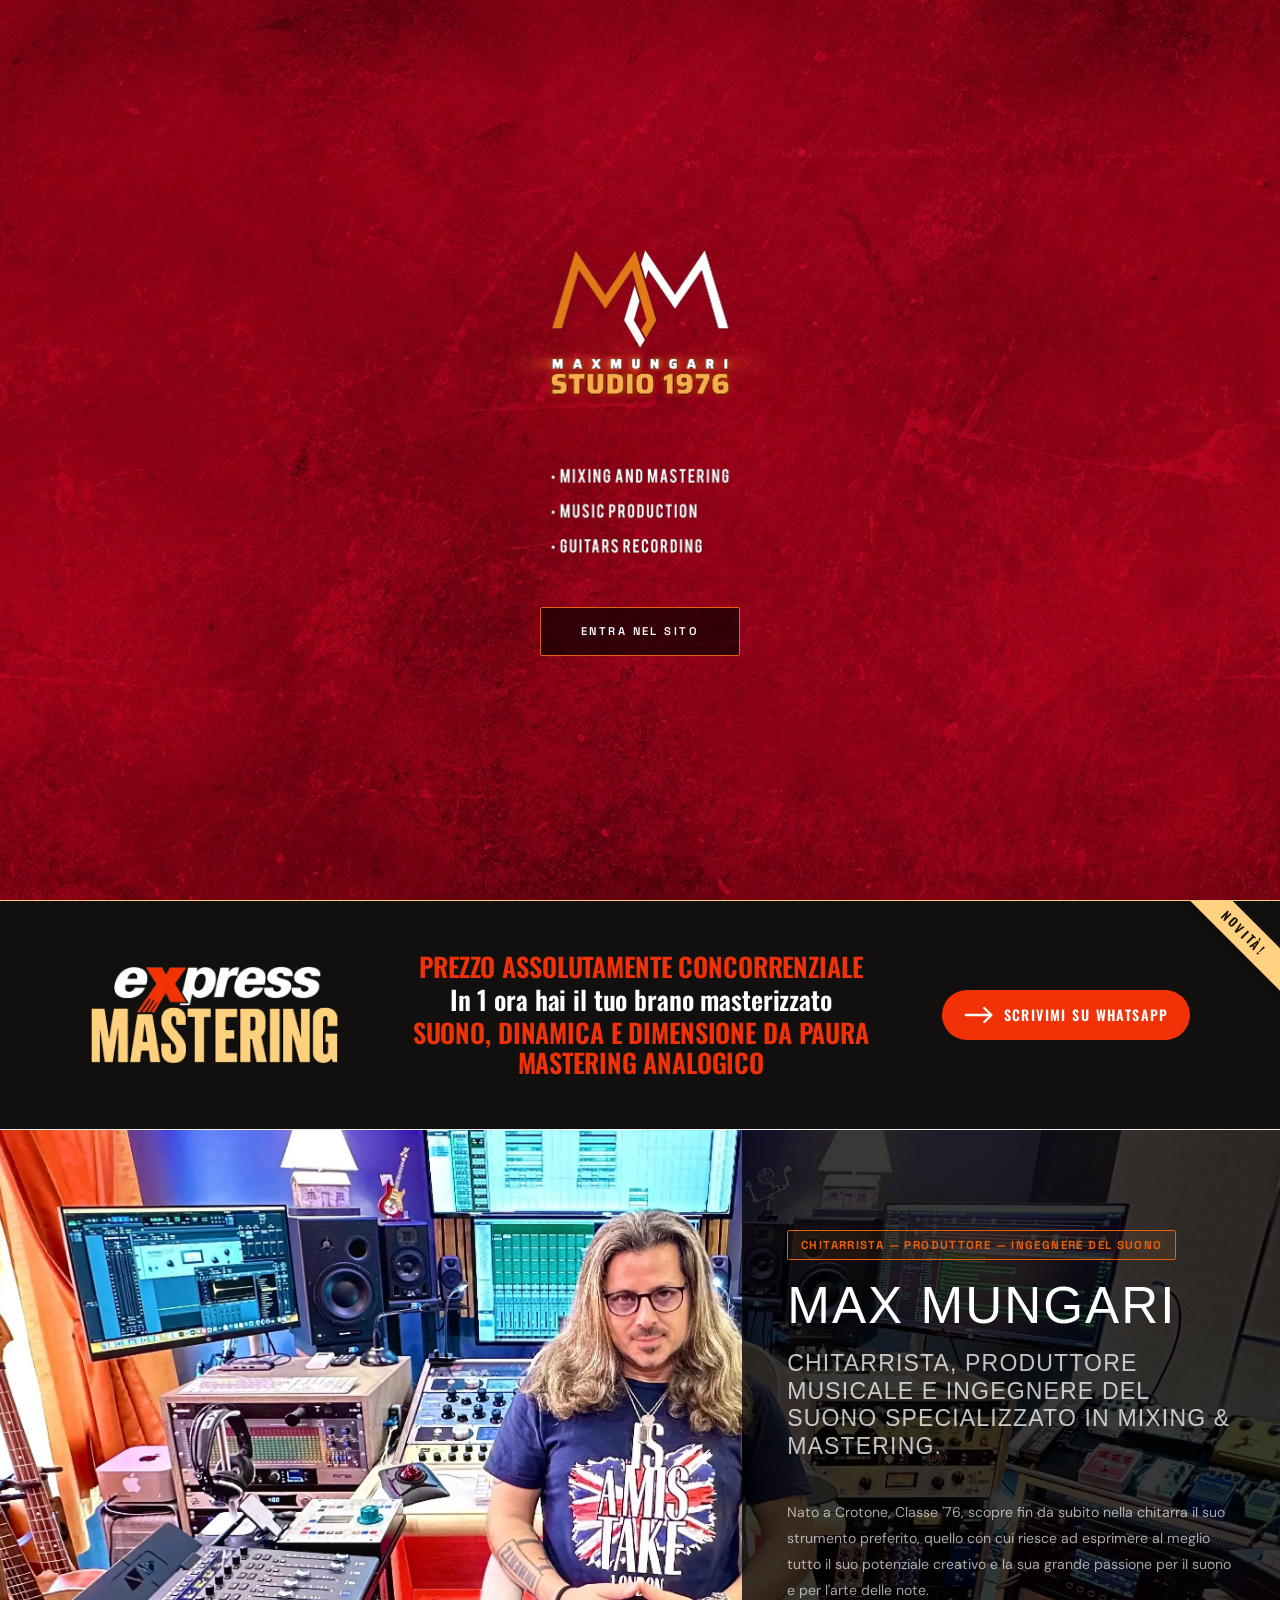
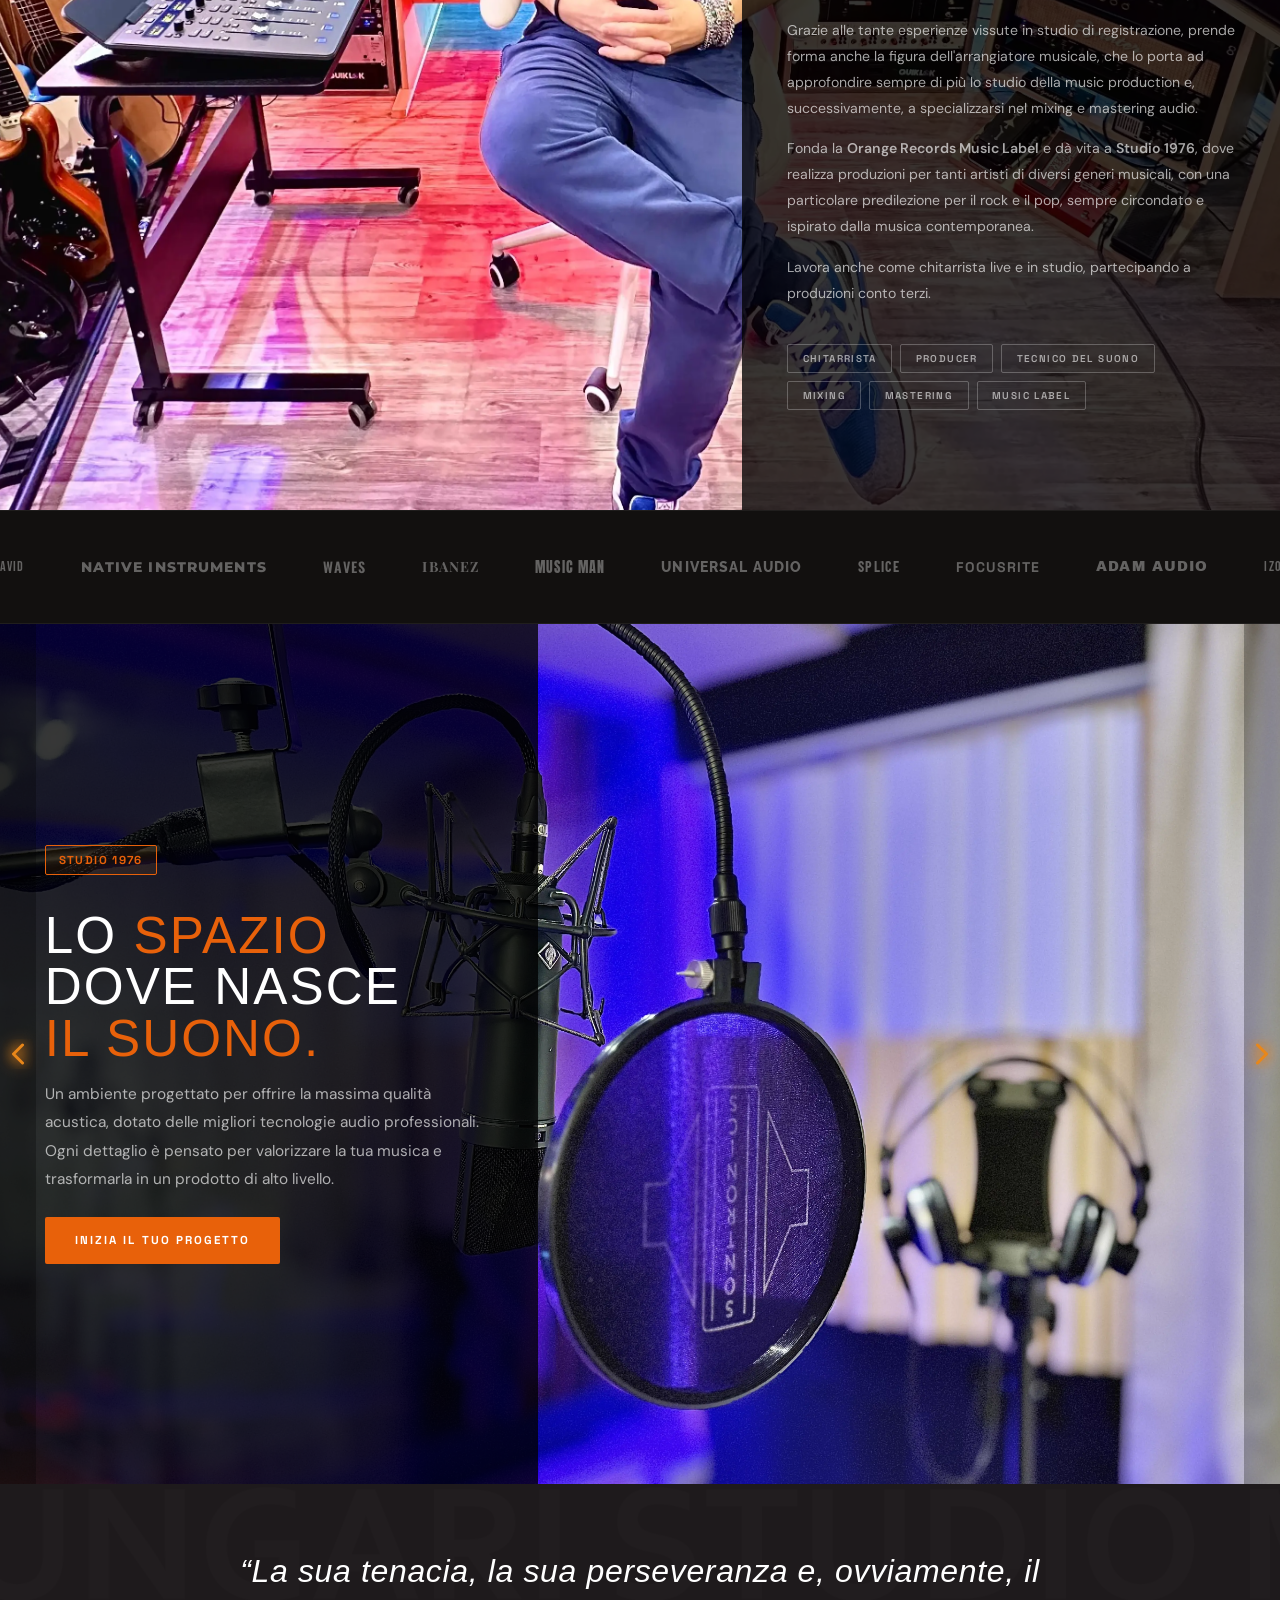
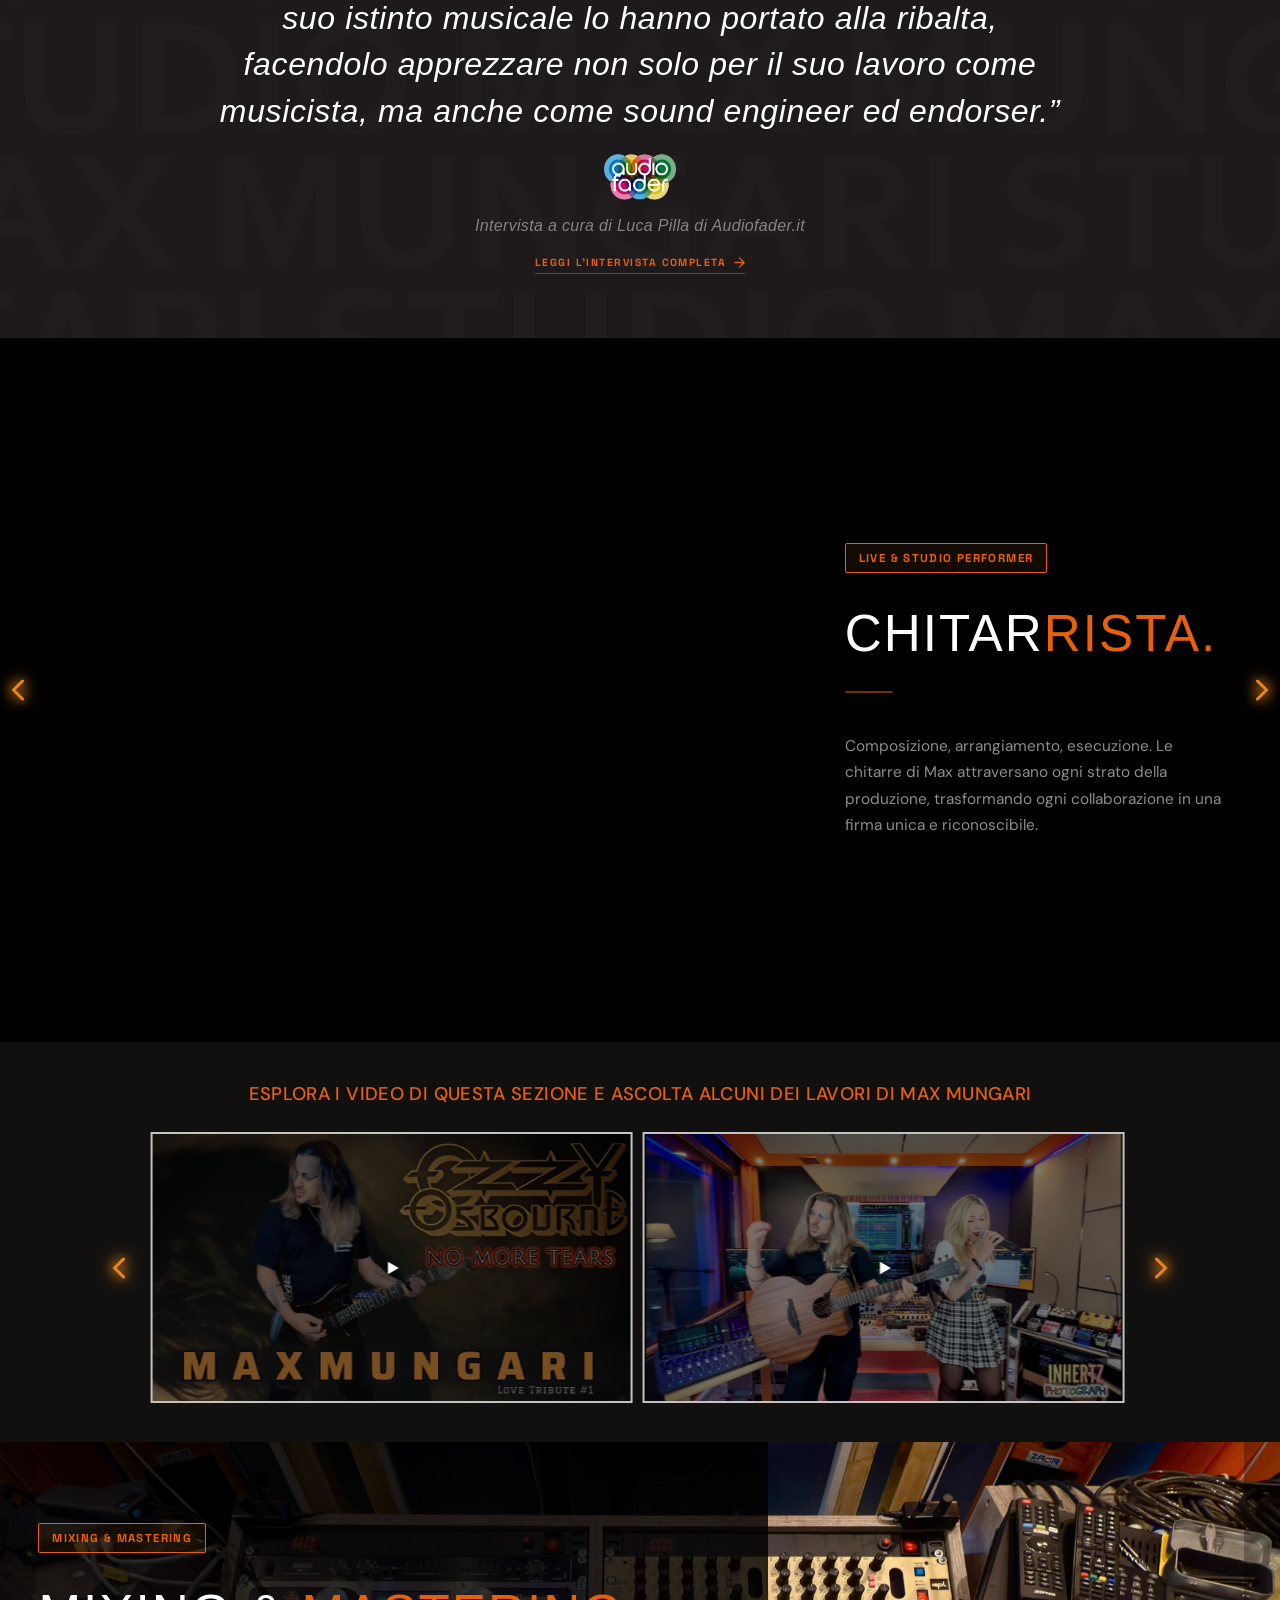
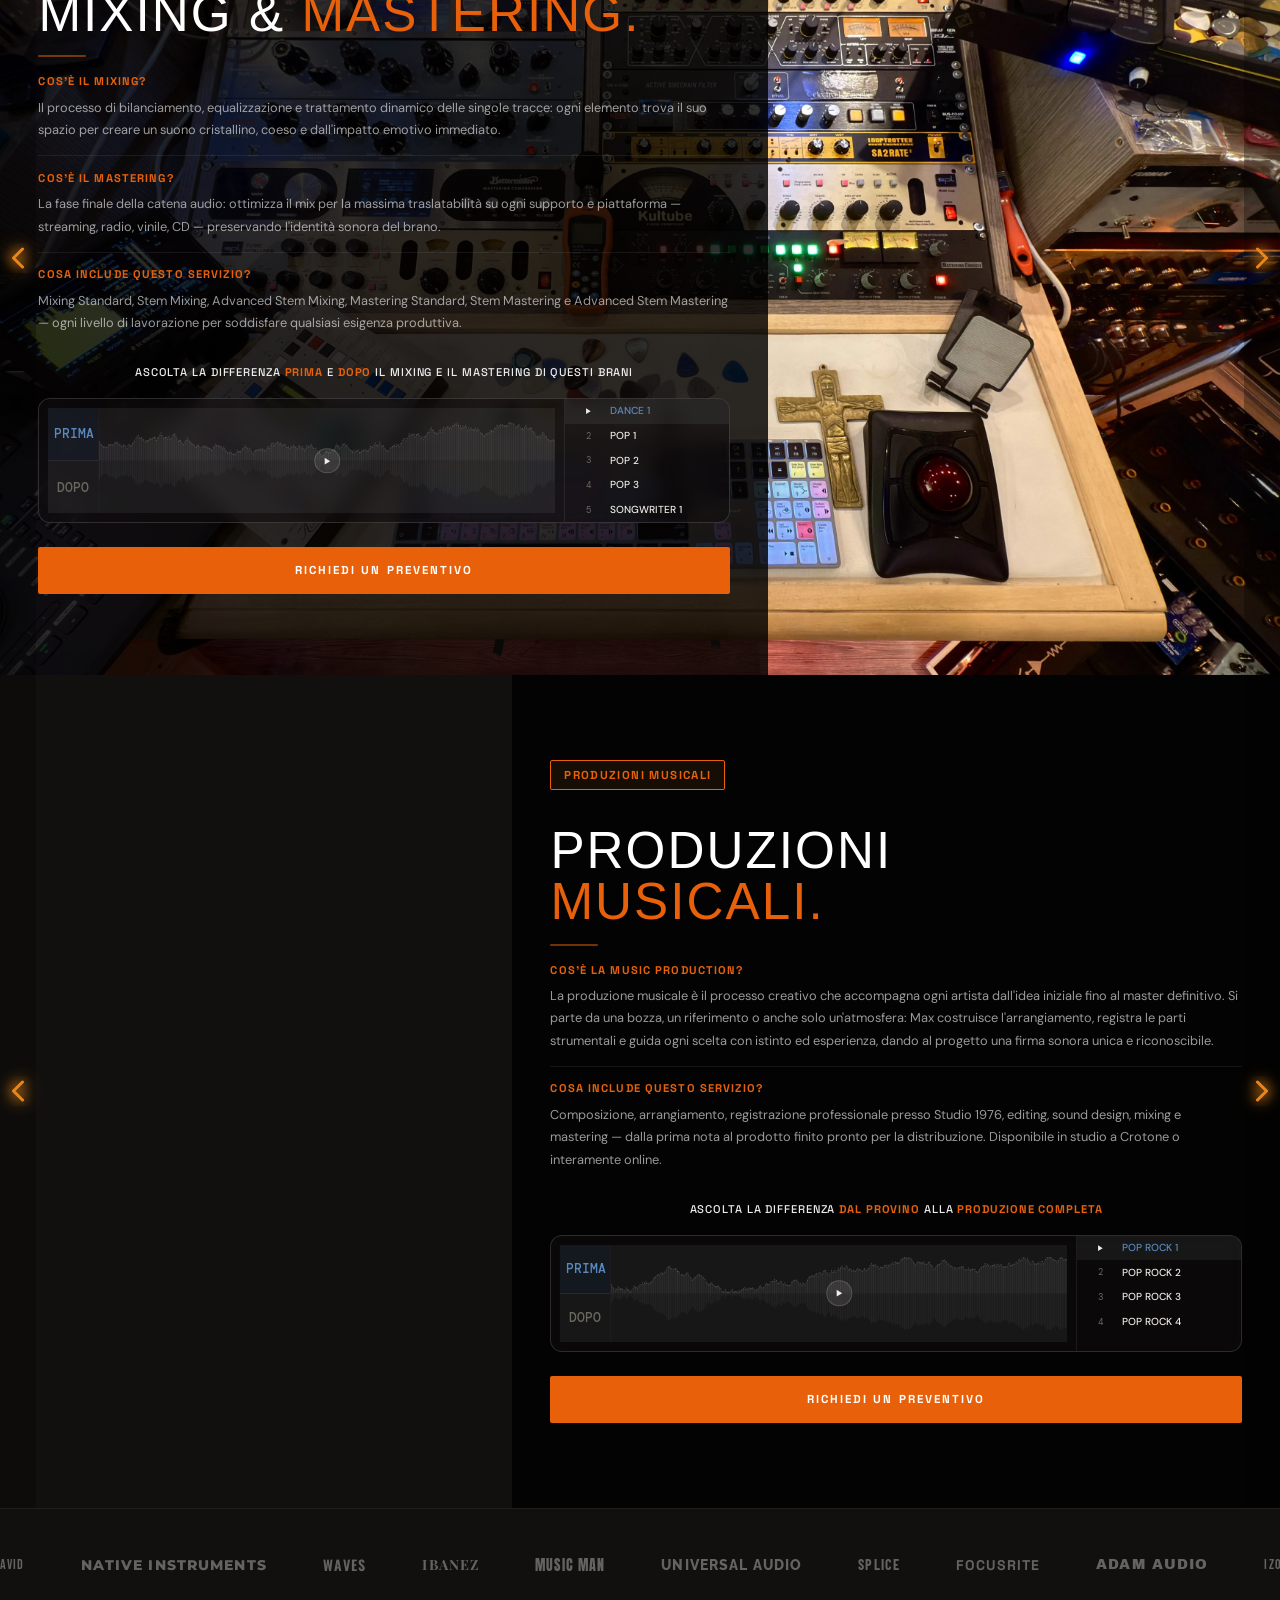
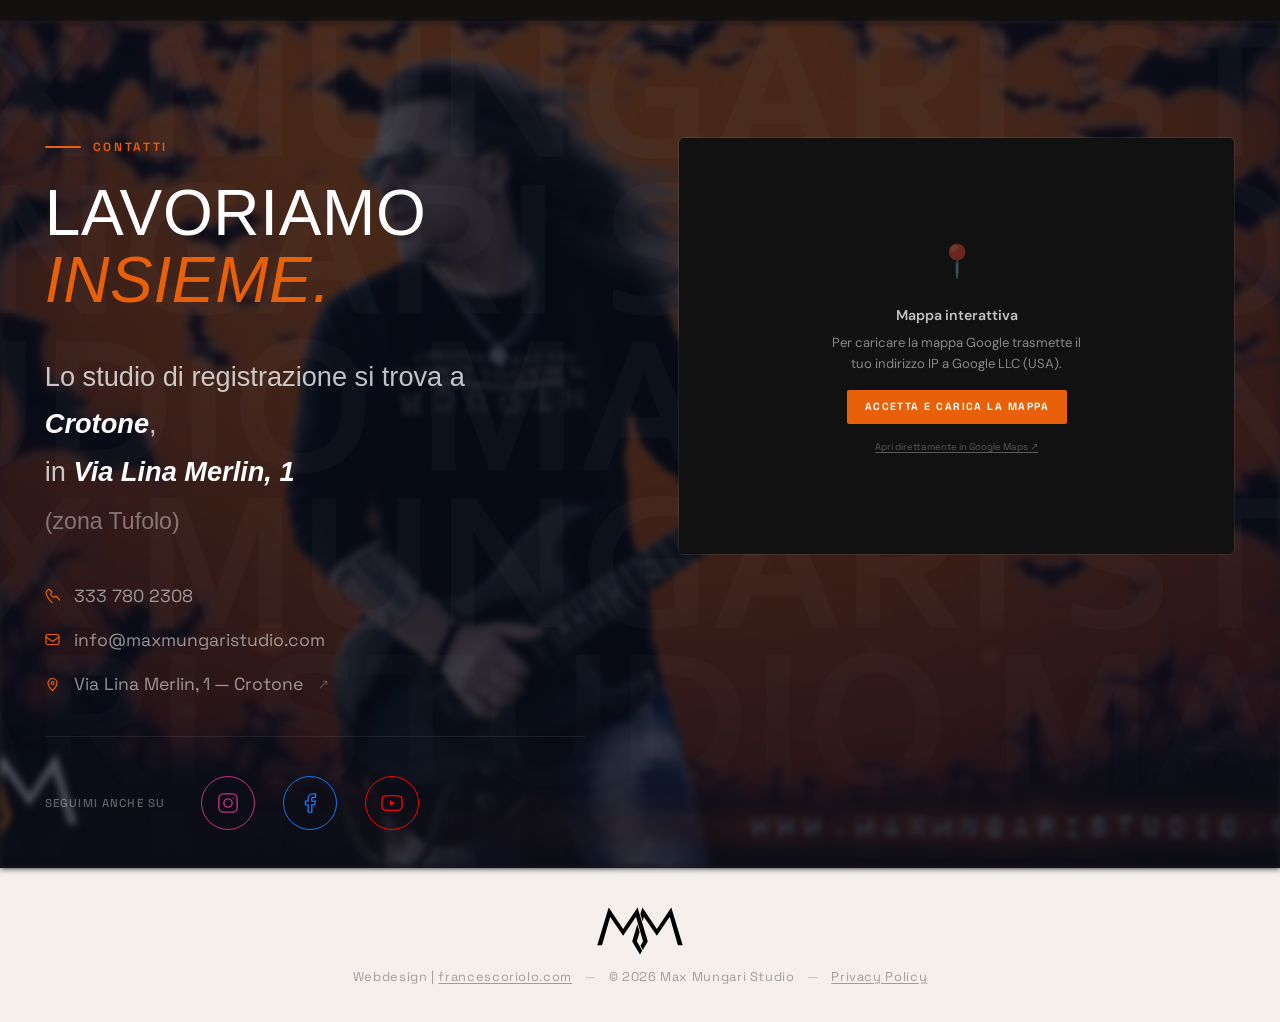
<file: index.html>
<!DOCTYPE html>
<html lang="it">
<head>
  <meta charset="UTF-8" />
  <meta name="viewport" content="width=device-width, initial-scale=1.0, viewport-fit=cover" />
  <title>Mixing &amp; Mastering Professionale Online | Max Mungari Studio — Crotone</title>
  <meta name="description" content="Mixing &amp; Mastering professionale online da Studio 1976, Crotone. Invia i tuoi brani e ottieni un suono da radio — tecnico del suono con 25+ anni di esperienza." />
  <meta name="robots" content="index, follow" />
  <meta name="author" content="Max Mungari" />
  <meta name="theme-color" content="#0a0a0a" />
  <link rel="canonical" href="https://maxmungaristudio.com/" />
  <link rel="alternate" hreflang="it" href="https://maxmungaristudio.com/" />
  <link rel="alternate" hreflang="en" href="https://maxmungaristudio.com/en/" />
  <link rel="alternate" hreflang="x-default" href="https://maxmungaristudio.com/" />

  <!-- Open Graph -->
  <meta property="og:title" content="Mixing &amp; Mastering Professionale Online | Max Mungari Studio" />
  <meta property="og:description" content="Mixing &amp; Mastering professionale online da Studio 1976, Crotone. Invia i tuoi brani e ottieni un suono da radio — tecnico del suono con 25+ anni di esperienza." />
  <meta property="og:type" content="website" />
  <meta property="og:url" content="https://maxmungaristudio.com/" />
  <meta property="og:image" content="https://maxmungaristudio.com/newassets/og-image.jpg" />
  <meta property="og:image:width" content="1200" />
  <meta property="og:image:height" content="630" />
  <meta property="og:image:alt" content="Max Mungari Studio — Studio di registrazione a Crotone" />
  <meta property="og:locale" content="it_IT" />
  <meta property="og:locale:alternate" content="en_US" />
  <meta property="og:site_name" content="Max Mungari Studio" />

  <!-- Twitter Card -->
  <meta name="twitter:card" content="summary_large_image" />
  <meta name="twitter:title" content="Mixing &amp; Mastering Professionale Online | Max Mungari Studio" />
  <meta name="twitter:description" content="Mixing, Mastering e Music Production professionale da Studio 1976, Crotone. Tecnico del suono con 25+ anni di esperienza." />
  <meta name="twitter:image" content="https://maxmungaristudio.com/newassets/og-image.jpg" />
  <meta name="twitter:image:alt" content="Max Mungari Studio — Studio di registrazione a Crotone" />

  <!-- Meta geografici -->
  <meta name="geo.region" content="IT-KR" />
  <meta name="geo.placename" content="Crotone, Calabria" />
  <meta name="geo.position" content="39.0807;17.1257" />
  <meta name="ICBM" content="39.0807, 17.1257" />

  <!-- Favicon -->
  <link rel="icon" type="image/png" sizes="32x32" href="newassets/favicon-32.png" />
  <link rel="icon" type="image/png" sizes="512x512" href="newassets/favicon.png" />
  <link rel="apple-touch-icon" href="newassets/favicon.png" />

  <!-- Schema.org structured data -->
  <script type="application/ld+json">
  {
    "@context": "https://schema.org",
    "@graph": [
      {
        "@type": ["LocalBusiness", "ProfessionalService"],
        "@id": "https://maxmungaristudio.com/#business",
        "name": "Max Mungari Studio",
        "alternateName": "Studio 1976",
        "description": "Studio di registrazione professionale a Crotone, Calabria. Servizi online e in studio di Mixing, Mastering, Stem Mixing, Stem Mastering e Music Production.",
        "url": "https://maxmungaristudio.com/",
        "telephone": "+393337802308",
        "email": "info@maxmungaristudio.com",
        "image": "https://maxmungaristudio.com/newassets/hero1.webp",
        "logo": {
          "@type": "ImageObject",
          "url": "https://maxmungaristudio.com/newassets/logoVec1.svg",
          "width": 300,
          "height": 80
        },
        "foundingDate": "1976",
        "address": {
          "@type": "PostalAddress",
          "streetAddress": "Via Lina Merlin, 1",
          "addressLocality": "Crotone",
          "addressRegion": "Calabria",
          "postalCode": "88900",
          "addressCountry": "IT"
        },
        "geo": {
          "@type": "GeoCoordinates",
          "latitude": 39.0807,
          "longitude": 17.1257
        },
        "hasMap": "https://maps.google.com/?q=Via+Lina+Merlin+1,+Crotone",
        "sameAs": [
          "https://www.instagram.com/maxmungaristudio",
          "https://www.facebook.com/MaxMungari/",
          "https://www.youtube.com/user/maxmung",
          "https://www.tiktok.com/@maxmungaristudio"
        ],
        "priceRange": "€€",
        "openingHours": ["Mo-Sa 09:00-20:00"],
        "areaServed": [
          { "@type": "City", "name": "Crotone" },
          { "@type": "AdministrativeArea", "name": "Calabria" },
          { "@type": "Country", "name": "IT" }
        ],
        "currenciesAccepted": "EUR",
        "paymentAccepted": "Bonifico bancario, PayPal, Carta di credito",
        "hasOfferCatalog": {
          "@type": "OfferCatalog",
          "name": "Servizi Audio Professionali",
          "itemListElement": [
            { "@type": "Offer", "itemOffered": { "@type": "Service", "name": "Mixing Professionale", "description": "Mixing professionale online per brani singoli e album." } },
            { "@type": "Offer", "itemOffered": { "@type": "Service", "name": "Stem Mixing", "description": "Mixing per stem — controllo avanzato sul bilanciamento delle tracce." } },
            { "@type": "Offer", "itemOffered": { "@type": "Service", "name": "Advanced Stem Mixing", "description": "Mixing avanzato con editing, correzione intonazione e pulizia delle tracce." } },
            { "@type": "Offer", "itemOffered": { "@type": "Service", "name": "Mastering Standard", "description": "Mastering professionale per piattaforme streaming e distribuzione fisica." } },
            { "@type": "Offer", "itemOffered": { "@type": "Service", "name": "Stem Mastering", "description": "Mastering per stem con controllo dinamico indipendente per gruppo." } },
            { "@type": "Offer", "itemOffered": { "@type": "Service", "name": "Advanced Stem Mastering", "description": "Mastering avanzato con processing dedicato per ogni gruppo di stem." } },
            { "@type": "Offer", "itemOffered": { "@type": "Service", "name": "Music Production", "description": "Produzione musicale completa: arrangiamento, registrazione e sound design." } }
          ]
        }
      },
      {
        "@type": "Person",
        "@id": "https://maxmungaristudio.com/#person",
        "name": "Massimiliano Mungari",
        "alternateName": "Max Mungari",
        "jobTitle": "Chitarrista, Music Producer e Tecnico del Suono",
        "description": "Chitarrista, Producer e Tecnico del Suono nato a Crotone nel 1976. Specializzato in Mixing & Mastering professionale. Fondatore di Orange Records Music Label e Studio 1976.",
        "knowsAbout": ["Mixing", "Mastering", "Music Production", "Sound Engineering", "Chitarra", "Composizione Musicale"],
        "url": "https://maxmungaristudio.com/#bio",
        "image": "https://maxmungaristudio.com/newassets/about-new.webp",
        "sameAs": [
          "https://www.instagram.com/maxmungaristudio",
          "https://www.facebook.com/MaxMungari/",
          "https://www.youtube.com/user/maxmung",
          "https://algameko.com/it/app/a/artista/max-mungari"
        ],
        "worksFor": { "@id": "https://maxmungaristudio.com/#business" }
      },
      {
        "@type": "WebSite",
        "@id": "https://maxmungaristudio.com/#website",
        "url": "https://maxmungaristudio.com/",
        "name": "Max Mungari Studio",
        "inLanguage": "it-IT",
        "publisher": { "@id": "https://maxmungaristudio.com/#business" }
      }
    ]
  }
  </script>

  <!-- Site Navigation Schema -->
  <script type="application/ld+json">
  {
    "@context": "https://schema.org",
    "@type": "ItemList",
    "name": "Navigazione Max Mungari Studio",
    "itemListElement": [
      { "@type": "SiteNavigationElement", "position": 1, "name": "Max Mungari — Biografia", "url": "https://maxmungaristudio.com/#bio" },
      { "@type": "SiteNavigationElement", "position": 2, "name": "Studio 1976 — Studio di registrazione", "url": "https://maxmungaristudio.com/#studio" },
      { "@type": "SiteNavigationElement", "position": 3, "name": "Chitarrista — Lavori e produzioni", "url": "https://maxmungaristudio.com/#lavori" },
      { "@type": "SiteNavigationElement", "position": 4, "name": "Servizi — Mixing, Mastering, Music Production", "url": "https://maxmungaristudio.com/#mix-mastering" },
      { "@type": "SiteNavigationElement", "position": 5, "name": "Contatti — Richiedi un preventivo", "url": "https://maxmungaristudio.com/#contatti" }
    ]
  }
  </script>

  <!-- Vimeo API loaded lazily by main.js when hero enters viewport -->
  <link rel="preconnect" href="https://player.vimeo.com" />
  <link rel="preconnect" href="https://f.vimeocdn.com" />
  <link rel="preconnect" href="https://fresnel.vimeocdn.com" />
  <!-- DNS prefetch sui CDN usati per lo streaming effettivo dei video -->
  <link rel="dns-prefetch" href="https://player.vimeo.com" />
  <link rel="dns-prefetch" href="https://vod-progressive.akamaized.net" />
  <link rel="dns-prefetch" href="https://skyfire.vimeocdn.com" />
  <link rel="dns-prefetch" href="https://vod.vimeocdn.com" />
  <!-- Audio ABC player (Mixing/Mastering/Produzioni) —
       tracks caricate dinamicamente da /music-assets/tracks.json -->

  <link rel="stylesheet" href="style.min.css?v=20260928h" />


  <!-- Preload immagine hero principale -->
  <link rel="preload" as="image" href="newassets/hero1.webp" type="image/webp" />
  <link rel="preload" as="font" type="font/woff2" crossorigin href="newassets/fonts/dm-sans-normal-latin.woff2" />
  <link rel="preload" as="font" type="font/woff2" crossorigin href="newassets/fonts/space-grotesk-latin.woff2" />
</head>

<body>

  <!-- ==============================
       INTRO SCREEN
  ============================== -->
  <div id="intro-screen" role="dialog" aria-modal="true" aria-label="Benvenuto in Max Mungari Studio">
    <div class="intro-logo-wrap">
      <div class="intro-logo-inner" id="introLogoInner">
        <img src="newassets/logonuovo.webp" alt="Max Mungari Studio" class="intro-logo-svg" width="906" height="984" />
      </div>
    </div>
    <button id="intro-enter-btn" type="button">Entra nel sito</button>
  </div>

  <!-- ==============================
       MODALE EXPRESS MASTERING
       (si apre dopo l'intro, una volta per sessione)
  ============================== -->
  <div id="express-modal" class="xm" hidden role="dialog" aria-modal="true" aria-labelledby="xm-title">
    <div class="xm-backdrop" data-xm-close></div>
    <div class="xm-card">
      <button type="button" class="xm-close" data-xm-close aria-label="Chiudi">
        <svg width="18" height="18" viewBox="0 0 18 18" fill="none" stroke="currentColor" stroke-width="2.4" stroke-linecap="round" aria-hidden="true"><path d="M3 3l12 12M15 3L3 15"/></svg>
      </button>
      <h2 id="xm-title" class="xm-logo"><img src="newassets/express-logo.webp" alt="Express Mastering" width="1120" height="439" decoding="async" /></h2>
      <p class="xm-price">Prezzo assolutamente concorrenziale</p>
      <p class="xm-time">In 1 ora hai il tuo brano masterizzato</p>
      <p class="xm-hook">Suono, dinamica e dimensione da paura</p>
      <div class="xm-rule"><span class="xm-badge">Mastering analogico</span></div>
      <a class="xm-cta" href="https://wa.me/393337802308?text=Ciao%20Max%2C%20vorrei%20informazioni%20sul%20servizio%20Express%20Mastering" target="_blank" rel="noopener">
        <svg width="34" height="20" viewBox="0 0 34 20" fill="none" stroke="currentColor" stroke-width="2.6" stroke-linecap="round" stroke-linejoin="round" aria-hidden="true"><path d="M2 10h29M23 2l8 8-8 8"/></svg>
        <span>Scopri il servizio</span>
      </a>
    </div>
  </div>

  <!-- ==============================
       NAVBAR
  ============================== -->
  <nav id="navbar" role="navigation" aria-label="Navigazione principale">
    <div class="nav-inner">
      <a href="#hero" class="nav-logo" aria-label="Max Mungari Studio — torna in cima">
        <div class="logo-flip-wrap">
          <!-- versione chiara (default, su sfondo scuro) -->
          <div class="logo-flip-inner logo-light">
            <img src="newassets/logoVec1.svg" alt="Max Mungari Studio" class="logo-front" />
            <img src="newassets/logoVec2.svg" alt="" class="logo-back" aria-hidden="true" />
          </div>
          <!-- versione scura (navbar bianca, su sfondo chiaro) -->
          <div class="logo-flip-inner logo-dark">
            <img src="newassets/logoVec1-dark.svg" alt="Max Mungari Studio" class="logo-front" />
            <img src="newassets/logoVec2-dark.svg" alt="" class="logo-back" aria-hidden="true" />
          </div>
        </div>
      </a>

      <ul class="nav-links" role="list">
        <li><a href="#bio">Max Mungari</a></li>
        <li><a href="#studio">Studio</a></li>
        <li><a href="#lavori" onclick="event.preventDefault();scrollToChitarrista()">Chitarrista</a></li>
        <li><a href="#mix-mastering">Mixing &amp; Mastering</a></li>
        <li><a href="#produzioni">Produzioni Musicali</a></li>
        <li><a href="privacy.html">Privacy</a></li>
        <li><a href="#contatti" class="nav-cta">Contattami</a></li>
        <li class="lang-switch"><span class="lang-active">ITA</span><span class="lang-sep">/</span><a href="en/index.html" class="lang-other">ENG</a></li>
      </ul>

      <button class="nav-hamburger" id="hamburger"
              aria-label="Apri menu" aria-expanded="false">
        <span></span><span></span><span></span>
      </button>
    </div>
  </nav>

  <!-- Mobile overlay -->
  <div class="nav-mobile" id="mobileMenu"
       aria-hidden="true" role="dialog" aria-label="Menu di navigazione">
    <a href="#bio"            onclick="closeMobile()">Max Mungari</a>
    <a href="#studio"         onclick="closeMobile()">Studio</a>
    <a href="#lavori"         onclick="closeMobile();event.preventDefault();scrollToChitarrista()">Chitarrista</a>
    <a href="#mix-mastering"  onclick="closeMobile()">Mixing &amp; Mastering</a>
    <a href="#produzioni"     onclick="closeMobile()">Produzioni Musicali</a>
    <a href="privacy.html">Privacy</a>
    <a href="#contatti"       onclick="closeMobile()">Contattami</a>
    <div class="lang-switch"><span class="lang-active">ITA</span><span class="lang-sep">/</span><a href="en/index.html" class="lang-other">ENG</a></div>
  </div>

  <!-- ==============================
       HERO
  ============================== -->
  <section id="hero" aria-label="Max Mungari Studio — Homepage">
    <img
      src="newassets/hero1.webp"
      alt=""
      aria-hidden="true"
      fetchpriority="high"
      decoding="sync"
      width="1920" height="1080"
      style="position:absolute;inset:0;width:100%;height:100%;object-fit:cover;z-index:0;"
    />
    <!-- Hero carosello: aggiungi slide qui sotto per espandere -->
    <div class="hero-carousel" id="heroCarousel" aria-hidden="true"></div>
    <div class="hero-gradient" aria-hidden="true"></div>
    <div class="hero-stripe"   aria-hidden="true"></div>

    <div class="hero-content container">
      <h1 class="hero-eyebrow">Mixing &amp; Mastering Professionale Online</h1>

      <p class="hero-title">
        Max<br />Mungari<br /><em>Studio</em>
      </p>

      <p class="hero-subtitle">
        Chitarrista &nbsp;·&nbsp; Produttore &nbsp;·&nbsp; Ingegnere del Suono
      </p>

      <div class="hero-actions">
        <a href="#mix-mastering" class="btn-primary">
          Servizi
          <svg width="13" height="13" viewBox="0 0 13 13" fill="none" aria-hidden="true">
            <path d="M1 6.5h11M6.5 1l5.5 5.5L6.5 12"
                  stroke="currentColor" stroke-width="1.5"
                  stroke-linecap="round" stroke-linejoin="round"/>
          </svg>
        </a>
        <a href="#bio" class="btn-ghost">Chi sono</a>

        <!-- Social strip hero -->
        <div class="hero-social-strip">
          <span class="hero-social-label">Seguimi su</span>
          <a href="https://www.instagram.com/maxmungaristudio" target="_blank" rel="noopener me" class="social-icon" aria-label="Instagram">
            <svg viewBox="0 0 24 24" fill="none" stroke="currentColor" stroke-width="1.8" aria-hidden="true"><rect x="2" y="2" width="20" height="20" rx="5" ry="5"/><circle cx="12" cy="12" r="4.5"/><circle cx="17.5" cy="6.5" r="0.75" fill="currentColor" stroke="none"/></svg>
          </a>
          <a href="https://www.facebook.com/MaxMungari/" target="_blank" rel="noopener" class="social-icon" aria-label="Facebook">
            <svg viewBox="0 0 24 24" fill="none" stroke="currentColor" stroke-width="1.8" aria-hidden="true"><path d="M18 2h-3a5 5 0 00-5 5v3H7v4h3v8h4v-8h3l1-4h-4V7a1 1 0 011-1h3z"/></svg>
          </a>
          <a href="https://www.youtube.com/user/maxmung" target="_blank" rel="noopener" class="social-icon" aria-label="YouTube">
            <svg viewBox="0 0 24 24" fill="none" stroke="currentColor" stroke-width="1.8" aria-hidden="true"><path d="M22.54 6.42a2.78 2.78 0 00-1.95-1.96C18.88 4 12 4 12 4s-6.88 0-8.59.46a2.78 2.78 0 00-1.95 1.96A29 29 0 001 12a29 29 0 00.46 5.58a2.78 2.78 0 001.95 1.96C5.12 20 12 20 12 20s6.88 0 8.59-.46a2.78 2.78 0 001.95-1.96A29 29 0 0023 12a29 29 0 00-.46-5.58z"/><polygon points="9.75 15.02 15.5 12 9.75 8.98 9.75 15.02" stroke="none" fill="currentColor"/></svg>
          </a>
        </div>

        <!-- Loghi partner hero -->
        <div class="hero-partners">
          <span class="hero-partners-label">Collaboratore ufficiale di</span>
          <div class="hero-partners-logos">
          <a href="https://algameko.com/it/app/a/artista/max-mungari"
             target="_blank" rel="noopener" aria-label="Algam Eko — partner ufficiale di Max Mungari Studio"
             id="ekoCarousel">
            <img src="newassets/eko.webp"  alt="Algam Eko — partner ufficiale" loading="lazy" width="200" height="84" class="avid-slide active" />
            <img src="newassets/eko2.webp" alt="Algam Eko — endorsement ufficiale" loading="lazy" width="200" height="84" class="avid-slide" />
          </a>
          <a href="https://aviditalia.it/avid-sound-lab-musicista/"
             target="_blank" rel="noopener" aria-label="Avid — partner ufficiale di Max Mungari Studio"
             id="avidCarouselHero">
            <img src="newassets/avid1.webp" alt="Avid Sound Lab — partner ufficiale" loading="lazy" class="avid-slide active" width="200" height="150" />
            <img src="newassets/avid3.webp" alt="Avid Carbon — partner ufficiale" loading="lazy" class="avid-slide" width="200" height="150" />
          </a>
          <a href="https://www.vanguardaudiolabs.com/family/max-mungari/"
             target="_blank" rel="noopener" aria-label="Vanguard Audio Labs — partner ufficiale di Max Mungari Studio"
             id="vanguardCarouselHero">
            <img src="newassets/vanguard1.webp" alt="Vanguard Audio Labs — partner ufficiale" loading="lazy" class="avid-slide active" width="200" height="150" />
            <img src="newassets/vanguard2.webp" alt="Vanguard Audio Labs — endorsement ufficiale" loading="lazy" class="avid-slide" width="200" height="150" />
          </a>
          <!-- Acustica Audio — nascosto temporaneamente (link non disponibile)
          <a href="#"
             target="_blank" rel="noopener" aria-label="Acustica Audio — partner ufficiale di Max Mungari Studio"
             id="acusticaCarouselHero">
            <img src="newassets/Acustica1.png" alt="Acustica Audio — partner ufficiale" loading="lazy" class="avid-slide active" width="200" height="150" />
            <img src="newassets/Acustica2.png" alt="Acustica Audio — partner ufficiale" loading="lazy" class="avid-slide" width="200" height="150" />
          </a>
          -->
          </div><!-- /hero-partners-logos -->
        </div>
      </div>
    </div>

  </section>

  <!-- ==============================
       STRIP EXPRESS MASTERING
  ============================== -->
  <div class="xs-strip" id="express-strip" aria-label="Express Mastering">
    <span class="xs-ribbon" aria-hidden="true">Novit&agrave;!</span>
    <div class="container">
      <div class="xs-inner reveal">
        <img class="xs-logo" src="newassets/express-logo-light.webp" alt="Express Mastering" width="1120" height="439" loading="lazy" decoding="async" />
        <div class="xs-copy">
          <p class="xs-over">Prezzo assolutamente concorrenziale</p>
          <p class="xs-main">In 1 ora hai il tuo brano masterizzato</p>
          <p class="xs-sub">Suono, dinamica e dimensione da paura<br />Mastering analogico</p>
        </div>
        <a class="xs-cta" href="https://wa.me/393337802308?text=Ciao%20Max%2C%20vorrei%20informazioni%20sul%20servizio%20Express%20Mastering" target="_blank" rel="noopener">
          <svg width="30" height="18" viewBox="0 0 34 20" fill="none" stroke="currentColor" stroke-width="2.6" stroke-linecap="round" stroke-linejoin="round" aria-hidden="true"><path d="M2 10h29M23 2l8 8-8 8"/></svg>
          <span>Scrivimi su WhatsApp</span>
        </a>
      </div>
    </div>
  </div>

  <!-- ==============================
       BIO — Max Mungari
  ============================== -->
  <section id="bio" aria-labelledby="bio-title">

    <!-- Immagine full-width -->
    <div class="bio-fullimg">
      <img src="newassets/about-new.webp"
           alt="Max Mungari — Chitarrista, Producer e Tecnico del Suono"
           class="bio-img-main" loading="lazy" decoding="async" />
      <!-- SECONDA IMMAGINE BIO — commentata temporaneamente; riattivare insieme ai bottoni sotto
      <img src="newassets/chitarrista-bg.jpeg"
           alt="Max Mungari — Chitarrista"
           class="bio-img-alt" loading="lazy" decoding="async" />
      -->

      <!-- Pannello nero opaco con testo -->
      <div class="bio-overlay-panel reveal-left">
        <span class="bio-badge">Chitarrista — Produttore — Ingegnere del Suono</span>
        <h2 id="bio-title" class="section-title">MAX MUNGARI</h2>
        <p class="bio-intro">
          Chitarrista, produttore musicale e ingegnere del suono specializzato in Mixing &amp; Mastering.
        </p>
        <div class="bio-text">
          <p>Nato a Crotone, Classe '76, scopre fin da subito nella chitarra il suo strumento preferito, quello con cui riesce ad esprimere al meglio tutto il suo potenziale creativo e la sua grande passione per il suono e per l'arte delle note.</p>
          <p>Grazie alle tante esperienze vissute in studio di registrazione, prende forma anche la figura dell'arrangiatore musicale, che lo porta ad approfondire sempre di più lo studio della music production e, successivamente, a specializzarsi nel mixing e mastering audio.</p>
          <p>Fonda la <strong>Orange Records Music Label</strong> e dà vita a <strong>Studio 1976</strong>, dove realizza produzioni per tanti artisti di diversi generi musicali, con una particolare predilezione per il rock e il pop, sempre circondato e ispirato dalla musica contemporanea.</p>
          <p>Lavora anche come chitarrista live e in studio, partecipando a produzioni conto terzi.</p>
        </div>
        <div class="bio-tags">
          <span class="bio-tag">Chitarrista</span>
          <span class="bio-tag">Producer</span>
          <span class="bio-tag">Tecnico del Suono</span>
          <span class="bio-tag">Mixing</span>
          <span class="bio-tag">Mastering</span>
          <span class="bio-tag">Music Label</span>
        </div>
      </div>
      <!-- CONTROLLI CAROUSEL BIO — commentati temporaneamente; riattivare insieme alla seconda immagine sopra
      <button class="bio-carousel-prev" aria-label="Immagine precedente">
        <svg width="30" height="30" viewBox="0 0 20 20" fill="none"><path d="M13 4L7 10l6 6" stroke="currentColor" stroke-width="2" stroke-linecap="round" stroke-linejoin="round"/></svg>
      </button>
      <button class="bio-carousel-next" aria-label="Immagine successiva">
        <svg width="30" height="30" viewBox="0 0 20 20" fill="none"><path d="M7 4l6 6-6 6" stroke="currentColor" stroke-width="2" stroke-linecap="round" stroke-linejoin="round"/></svg>
      </button>
      -->
    </div>


  </section>

  <!-- ==============================
       BRAND STRIP
  ============================== -->
  <div class="brand-strip" aria-label="Brand partners">
    <div class="brand-track">
      <span>AVID</span>
      <span>NATIVE INSTRUMENTS</span>
      <span>WAVES</span>
      <span>IBANEZ</span>
      <span>MUSIC MAN</span>
      <span>UNIVERSAL AUDIO</span>
      <span>SPLICE</span>
      <span>FOCUSRITE</span>
      <span>ADAM AUDIO</span>
      <span>IZOTOPE</span>
      <span>SLATE DIGITAL</span>
      <span>YAMAHA</span>
      <span>NEUMANN</span>
      <span>SSL</span>
      <span>ANTELOPE AUDIO</span>
      <!-- duplicati per loop infinito -->
      <span>AVID</span>
      <span>NATIVE INSTRUMENTS</span>
      <span>WAVES</span>
      <span>IBANEZ</span>
      <span>MUSIC MAN</span>
      <span>UNIVERSAL AUDIO</span>
      <span>SPLICE</span>
      <span>FOCUSRITE</span>
      <span>ADAM AUDIO</span>
      <span>IZOTOPE</span>
      <span>SLATE DIGITAL</span>
      <span>YAMAHA</span>
      <span>NEUMANN</span>
      <span>SSL</span>
      <span>ANTELOPE AUDIO</span>
    </div>
  </div>

  <!-- ==============================
       STUDIO
  ============================== -->
  <section id="studio" aria-labelledby="studio-title">
    <div class="studio-fullimg">
      <div class="studio-img-carousel">
        <img src="newassets/studio2.webp" alt="Studio 1976 Crotone — regia" decoding="async" class="studio-slide active" />
        <img src="newassets/studio1.webp" alt="Studio 1976 Crotone — console" loading="lazy" decoding="async" class="studio-slide" />
        <img src="newassets/studio3.webp" alt="Studio 1976 Crotone — microfono" loading="lazy" decoding="async" class="studio-slide" />
        <img src="newassets/studio4.webp" alt="Studio 1976 Crotone — sala live" loading="lazy" decoding="async" class="studio-slide" />
        <img src="newassets/studio5.webp" alt="Studio 1976 Crotone — studio overhead" loading="lazy" decoding="async" class="studio-slide" />
        <img src="newassets/studio6.webp" alt="Studio 1976 Crotone — studio left" loading="lazy" decoding="async" class="studio-slide" />     
      </div>

      <!-- Pannello nero opaco — sinistra -->
      <div class="studio-overlay-panel reveal-left">
        <span class="bio-badge">Studio 1976</span>
        <h2 id="studio-title" class="section-title">
          Lo <em>spazio</em><br />dove nasce<br /><em>il suono.</em>
        </h2>
        <p class="studio-desc">
          Un ambiente progettato per offrire la massima qualità acustica, dotato delle migliori tecnologie audio professionali. Ogni dettaglio è pensato per valorizzare la tua musica e trasformarla in un prodotto di alto livello.
        </p>
        <a href="#contatti" class="studio-cta">Inizia il tuo progetto</a>
      </div>
      <button class="studio-carousel-prev" aria-label="Immagine precedente">
        <svg width="30" height="30" viewBox="0 0 20 20" fill="none"><path d="M13 4L7 10l6 6" stroke="currentColor" stroke-width="2" stroke-linecap="round" stroke-linejoin="round"/></svg>
      </button>
      <button class="studio-carousel-next" aria-label="Immagine successiva">
        <svg width="30" height="30" viewBox="0 0 20 20" fill="none"><path d="M7 4l6 6-6 6" stroke="currentColor" stroke-width="2" stroke-linecap="round" stroke-linejoin="round"/></svg>
      </button>
    </div>
  </section>

  <!-- ==============================
       QUOTE
  ============================== -->
  <section id="quote-strip">
    <div class="container">
      <figure class="quote-strip-figure">
        <blockquote class="quote-strip-text">
          &ldquo;La sua tenacia, la sua perseveranza e, ovviamente, il suo istinto musicale lo hanno portato alla ribalta, facendolo apprezzare non solo per il suo lavoro come musicista, ma anche come sound engineer ed endorser.&rdquo;
        </blockquote>
        <img src="newassets/AudioFaderLogoHD.webp" alt="Audiofader" class="quote-strip-logo" loading="lazy" />
        <figcaption class="quote-strip-author">
          Intervista a cura di Luca Pilla di Audiofader.it
        </figcaption>
        <a href="https://www.audiofader.com/max-mungari-intervista/" target="_blank" rel="noopener" class="quote-strip-link">
          Leggi l'intervista completa
          <svg width="11" height="11" viewBox="0 0 13 13" fill="none" aria-hidden="true"><path d="M1 6.5h11M6.5 1l5.5 5.5L6.5 12" stroke="currentColor" stroke-width="1.5" stroke-linecap="round" stroke-linejoin="round"/></svg>
        </a>
      </figure>
    </div>
  </section>

  <!-- ==============================
       MUSIC PRODUCTION
  ============================== -->
  <section id="lavori" aria-labelledby="lavori-title">

    <div class="lavori-fullimg">
      <div class="lavori-img-carousel">
        <img src="newassets/guit1.webp" alt="Max Mungari — Chitarrista in studio" loading="lazy" decoding="async" class="active" />
        <img src="newassets/guit2.webp" alt="Max Mungari — Chitarre" loading="lazy" decoding="async" />
        <img src="newassets/guit3.webp" alt="Max Mungari — Pedalboard" loading="lazy" decoding="async" />
        <img src="newassets/guit4.webp" alt="Max Mungari — Setup Live" loading="lazy" decoding="async" />
        <img src="newassets/guit5.webp" alt="Max Mungari — Chitarrista" loading="lazy" decoding="async" />
        <button class="lavori-carousel-prev" aria-label="Immagine precedente">
          <svg width="30" height="30" viewBox="0 0 20 20" fill="none"><path d="M13 4L7 10l6 6" stroke="currentColor" stroke-width="2" stroke-linecap="round" stroke-linejoin="round"/></svg>
        </button>
        <button class="lavori-carousel-next" aria-label="Immagine successiva">
          <svg width="30" height="30" viewBox="0 0 20 20" fill="none"><path d="M7 4l6 6-6 6" stroke="currentColor" stroke-width="2" stroke-linecap="round" stroke-linejoin="round"/></svg>
        </button>
      </div>

      <!-- Pannello overlay destra -->
      <div class="lavori-overlay-panel reveal-right">
        <span class="bio-badge">Live &amp; Studio Performer</span>
        <h2 id="lavori-title" class="section-title">CHITAR<em>RISTA.</em></h2>
        <div class="divider"></div>
        <p class="lavori-desc">Composizione, arrangiamento, esecuzione. Le chitarre di Max attraversano ogni strato della produzione, trasformando ogni collaborazione in una firma unica e riconoscibile.</p>
        <h3 class="lavori-cta-label">Esplora i video di questa sezione e ascolta alcuni dei lavori di Max Mungari</h3>
      </div>

      <!-- Griglia sovrapposta a sinistra -->
      <div class="lavori-fullwrap">

      <!-- ── Sinistra: griglia 4×4 paginata ── -->
      <div class="showcase-wrap">
        <button class="showcase-nav showcase-prev" aria-label="Pagina precedente">
          <svg width="30" height="30" viewBox="0 0 20 20" fill="none"><path d="M13 4L7 10l6 6" stroke="white" stroke-width="2" stroke-linecap="round" stroke-linejoin="round"/></svg>
        </button>
        <div class="showcase-viewport">
          <div class="showcase-grid" role="list" aria-label="Produzioni e Collaborazioni">

          <!-- 1 -->
          <a class="showcase-item" href="https://www.youtube.com/watch?v=jpIV0VHIkEI" target="_blank" rel="noopener" role="listitem" aria-label="NO MORE TEARS (Ozzy Osbourne) by MAX MUNGARI">
            <img src="newassets/no-more-tears-ozzy.webp" alt="NO MORE TEARS (Ozzy Osbourne) by MAX MUNGARI" loading="lazy" />
            <div class="showcase-overlay"><svg width="20" height="20" viewBox="0 0 22 22" fill="white"><polygon points="7,4 19,11 7,18"/></svg></div>
          </a>
          <!-- 2 -->
          <a class="showcase-item" href="https://www.youtube.com/watch?v=9BqErDt4IJY" target="_blank" rel="noopener" role="listitem" aria-label="INHERTZ - PHOTOGRAPH">
            <img src="newassets/inhertz-photograph.webp" alt="INHERTZ - PHOTOGRAPH" loading="lazy" />
            <div class="showcase-overlay"><svg width="20" height="20" viewBox="0 0 22 22" fill="white"><polygon points="7,4 19,11 7,18"/></svg></div>
          </a>
          <!-- 3 -->
          <a class="showcase-item" href="https://www.youtube.com/watch?v=zy1Qo1So9Aw" target="_blank" rel="noopener" role="listitem" aria-label="Måneskin THE LONELIEST - Guitar Cover by Max Mungari">
            <img src="newassets/maneskin-the-loneliest.webp" alt="Måneskin THE LONELIEST - Guitar Cover by Max Mungari" loading="lazy" />
            <div class="showcase-overlay"><svg width="20" height="20" viewBox="0 0 22 22" fill="white"><polygon points="7,4 19,11 7,18"/></svg></div>
          </a>
          <!-- 4 -->
          <a class="showcase-item" href="https://www.youtube.com/watch?v=qSOYPv_XN4Q" target="_blank" rel="noopener" role="listitem" aria-label="U2 SUNDAY BLOODY SUNDAY - Line 6 Helix by MAX MUNGARI">
            <img src="newassets/u2-sunday-bloody-sunday.webp" alt="U2 SUNDAY BLOODY SUNDAY - Line 6 Helix by MAX MUNGARI" loading="lazy" />
            <div class="showcase-overlay"><svg width="20" height="20" viewBox="0 0 22 22" fill="white"><polygon points="7,4 19,11 7,18"/></svg></div>
          </a>
          <!-- 5 -->
          <a class="showcase-item" href="https://www.youtube.com/watch?v=0Z49mBKntNA" target="_blank" rel="noopener" role="listitem" aria-label="COLDPLAY IN MY PLACE - Line 6 Helix by Max Mungari">
            <img src="newassets/coldplay-in-my-place.webp" alt="COLDPLAY IN MY PLACE - Line 6 Helix by Max Mungari" loading="lazy" />
            <div class="showcase-overlay"><svg width="20" height="20" viewBox="0 0 22 22" fill="white"><polygon points="7,4 19,11 7,18"/></svg></div>
          </a>
          <!-- 6 -->
          <a class="showcase-item" href="https://www.youtube.com/watch?v=MXcnFs2BTt8" target="_blank" rel="noopener" role="listitem" aria-label="Lewis Capaldi BEFORE YOU GO - Line 6 Helix by Max Mungari">
            <img src="newassets/lewis-capaldi-before-you-go.webp" alt="Lewis Capaldi BEFORE YOU GO - Line 6 Helix by Max Mungari" loading="lazy" />
            <div class="showcase-overlay"><svg width="20" height="20" viewBox="0 0 22 22" fill="white"><polygon points="7,4 19,11 7,18"/></svg></div>
          </a>
          <!-- 7 -->
          <a class="showcase-item" href="https://www.youtube.com/watch?v=yvHxUir2zv0" target="_blank" rel="noopener" role="listitem" aria-label="Hoobastank The Reason - Line 6 Helix by MAX MUNGARI">
            <img src="newassets/hoobastank-the-reason.webp" alt="Hoobastank The Reason - Line 6 Helix by MAX MUNGARI" loading="lazy" />
            <div class="showcase-overlay"><svg width="20" height="20" viewBox="0 0 22 22" fill="white"><polygon points="7,4 19,11 7,18"/></svg></div>
          </a>
          <!-- 8 -->
          <a class="showcase-item" href="https://www.youtube.com/watch?v=yWKcTVf3nfY" target="_blank" rel="noopener" role="listitem" aria-label="INHERTZ - Ancora Ancora Ancora">
            <img src="newassets/inhertz-ancora.webp" alt="INHERTZ - Ancora Ancora Ancora" loading="lazy" />
            <div class="showcase-overlay"><svg width="20" height="20" viewBox="0 0 22 22" fill="white"><polygon points="7,4 19,11 7,18"/></svg></div>
          </a>
          <!-- 9 -->
          <a class="showcase-item" href="https://youtu.be/56cIkMv5N6E" target="_blank" rel="noopener" role="listitem" aria-label="THE TEMPER TRAP - SWEET DISPOSITION by Max Mungari">
            <img src="newassets/temper-trap-sweet-disposition.webp" alt="THE TEMPER TRAP - SWEET DISPOSITION by Max Mungari" loading="lazy" />
            <div class="showcase-overlay"><svg width="20" height="20" viewBox="0 0 22 22" fill="white"><polygon points="7,4 19,11 7,18"/></svg></div>
          </a>
          <!-- 10 -->
          <a class="showcase-item" href="https://youtu.be/8g-ds9ZcIEE?is=ZWh7_wSX--IyoQHX" target="_blank" rel="noopener" role="listitem" aria-label="INHERTZ - TOO MUCH LOVE WILL KILL YOU">
            <img src="newassets/inhertz-too-much-love-will-kill-you.webp" alt="INHERTZ - TOO MUCH LOVE WILL KILL YOU" loading="lazy" />
            <div class="showcase-overlay"><svg width="20" height="20" viewBox="0 0 22 22" fill="white"><polygon points="7,4 19,11 7,18"/></svg></div>
          </a>

          </div><!-- /showcase-grid -->
        </div><!-- /showcase-viewport -->
        <button class="showcase-nav showcase-next" aria-label="Pagina successiva">
          <svg width="30" height="30" viewBox="0 0 20 20" fill="none"><path d="M7 4l6 6-6 6" stroke="white" stroke-width="2" stroke-linecap="round" stroke-linejoin="round"/></svg>
        </button>
      </div><!-- /showcase-wrap -->

      </div><!-- /lavori-fullwrap -->

    </div><!-- /lavori-fullimg -->

  </section>

  <!-- ==============================
       SHOWCASE STRIP (desktop) — il .showcase-wrap viene spostato qui via JS
  ============================== -->
  <div class="lavori-showcase-strip" id="lavoriShowcaseStrip">
    <p class="lavori-strip-caption">Esplora i video di questa sezione e ascolta alcuni dei lavori di Max Mungari</p>
  </div>

  <!-- ==============================
       SERVIZI INTERATTIVI
  ============================== -->
  <!-- ==============================
       MIX & MASTERING
  ============================== -->
  <section id="mix-mastering" aria-labelledby="mixmastering-title">
    <div class="svc-fullimg">
      <div class="svc-img-carousel reverse">
        <img src="newassets/pro0.webp" alt="Mixing &amp; Mastering — Studio 1976" loading="lazy" decoding="async" />
        <img src="newassets/pro1.webp" alt="Mixing &amp; Mastering — Monitor" loading="lazy" decoding="async" />
        <img src="newassets/pro2.webp" alt="Mixing &amp; Mastering — Compressore" loading="lazy" decoding="async" />
        <img src="newassets/pro3.webp" alt="Mixing &amp; Mastering — RME" loading="lazy" decoding="async" />
        <img src="newassets/pro4.webp" alt="Mixing &amp; Mastering — Outboard" loading="lazy" decoding="async" class="active" />
        <img src="newassets/pro5.webp" alt="Mixing &amp; Mastering — Dangerous Convert-AD+" loading="lazy" decoding="async" />
        <img src="newassets/pro6.webp" alt="Mixing &amp; Mastering — MixDreamXP" loading="lazy" decoding="async" />

        <button class="svc-carousel-prev" aria-label="Immagine precedente">
          <svg width="30" height="30" viewBox="0 0 20 20" fill="none"><path d="M13 4L7 10l6 6" stroke="currentColor" stroke-width="2" stroke-linecap="round" stroke-linejoin="round"/></svg>
        </button>
        <button class="svc-carousel-next" aria-label="Immagine successiva">
          <svg width="30" height="30" viewBox="0 0 20 20" fill="none"><path d="M7 4l6 6-6 6" stroke="currentColor" stroke-width="2" stroke-linecap="round" stroke-linejoin="round"/></svg>
        </button>
      </div>
      <div class="svc-overlay svc-overlay-left reveal-left">
        <span class="bio-badge">Mixing &amp; Mastering</span>
        <h2 id="mixmastering-title" class="section-title">MIXING &amp; <br /><em>MASTERING.</em></h2>
        <div class="divider"></div>
        <div class="svc-qa-list">
          <div class="svc-qa">
            <p class="svc-q">Cos'è il Mixing?</p>
            <p class="svc-a">Il processo di bilanciamento, equalizzazione e trattamento dinamico delle singole tracce: ogni elemento trova il suo spazio per creare un suono cristallino, coeso e dall'impatto emotivo immediato.</p>
          </div>
          <div class="svc-qa">
            <p class="svc-q">Cos'è il Mastering?</p>
            <p class="svc-a">La fase finale della catena audio: ottimizza il mix per la massima traslatabilità su ogni supporto e piattaforma — streaming, radio, vinile, CD — preservando l'identità sonora del brano.</p>
          </div>
          <div class="svc-qa">
            <p class="svc-q">Cosa include questo servizio?</p>
            <p class="svc-a">Mixing Standard, Stem Mixing, Advanced Stem Mixing, Mastering Standard, Stem Mastering e Advanced Stem Mastering — ogni livello di lavorazione per soddisfare qualsiasi esigenza produttiva.</p>
          </div>
        </div>
      <p class="svc-player-label svc-label-desk">Ascolta la differenza <em>PRIMA</em> e&nbsp;<em>DOPO</em> il mixing e il mastering di questi brani</p>
      <div class="svc-player" id="svcPlayer2">
        <div class="abc-card" id="abcCard2">
          <p class="svc-player-label svc-label-mob">Ascolta la differenza<br class="mobile-only" /> <em>PRIMA</em> e&nbsp;<em>DOPO</em><br />il mixing e il mastering di questi brani</p>
          <div class="abc-comparator">
            <div class="abc-empty" id="abcEmpty2">Seleziona un brano</div>
            <div class="abc-player" id="abcPlayer2">
              <div class="abc-switch">
                <button class="abc-btn on-a" id="abcBtnA2" disabled>PRIMA</button>
                <button class="abc-btn" id="abcBtnB2" disabled>DOPO</button>
              </div>
              <div class="abc-wave" id="abcWave2">
                <div class="abc-wave-body">
                  <canvas class="abc-canvas" id="abcCvA2"></canvas>
                  <canvas class="abc-canvas hidden" id="abcCvB2"></canvas>
                  <div class="abc-ph-layer">
                    <div class="abc-ph-prog" id="abcPhProg2"></div>
                    <div class="abc-ph-line" id="abcPhLine2"></div>
                  </div>
                  <div class="abc-np">
                    <span class="abc-np-title" id="abcNpTitle2">—</span>
                    <span class="abc-np-artist" id="abcNpArtist2"></span>
                  </div>
                  <button class="abc-play" id="abcPlay2" disabled>
                    <svg id="abcIconPlay2" viewBox="0 0 16 16"><path d="M4 2.5l9 5.5-9 5.5V2.5z"/></svg>
                    <svg id="abcIconPause2" viewBox="0 0 16 16" style="display:none"><rect x="3" y="2" width="4" height="12"/><rect x="9" y="2" width="4" height="12"/></svg>
                  </button>
                  <div class="abc-topbar">
                    <div class="abc-badge a" id="abcBadge2">A</div>
                    <div class="abc-time" id="abcTime2">0:00 / 0:00</div>
                    <div class="abc-vol">
                      <svg viewBox="0 0 16 16"><path d="M9 2.5v11a.5.5 0 0 1-.854.354L4.5 10H2a1 1 0 0 1-1-1V7a1 1 0 0 1 1-1h2.5l3.646-3.854A.5.5 0 0 1 9 2.5zm2.354 2.146a.5.5 0 0 1 .707 0A5.5 5.5 0 0 1 13.5 8a5.5 5.5 0 0 1-1.439 3.354.5.5 0 1 1-.707-.707A4.5 4.5 0 0 0 12.5 8a4.5 4.5 0 0 0-1.146-3.061.5.5 0 0 1 0-.707z"/></svg>
                      <input type="range" id="abcVol2" min="0" max="100" value="80" step="1" />
                    </div>
                  </div>
                </div>
              </div>
              <div class="abc-loader" id="abcLoader2">
                <div class="abc-loader-fill" id="abcLoaderFill2"></div>
              </div>
            </div>
          </div>
          <div class="abc-list">
            <div class="abc-list-head">
              <div class="abc-lh-n">#</div>
              <div class="abc-lh-t">Titolo</div>
              <div class="abc-lh-d">Durata</div>
            </div>
            <div id="abcRows2"></div>
          </div>
        </div>
      </div>
      <a href="#contatti" class="studio-cta svc-cta-mix">Richiedi un preventivo</a>
      </div>
    </div>
  </section>

  <!-- ==============================
       PRODUZIONI MUSICALI
  ============================== -->
  <section id="produzioni" aria-labelledby="produzioni-title">
    <div class="svc-fullimg">
      <div class="svc-img-carousel">
        <img src="newassets/pro0.webp" alt="Produzioni Musicali — Studio 1976" loading="lazy" decoding="async" class="active" />
        <img src="newassets/pro1.webp" alt="Produzioni Musicali — Monitor" loading="lazy" decoding="async" />
        <img src="newassets/pro2.webp" alt="Produzioni Musicali — Herchild Compressor" loading="lazy" decoding="async" />
        <img src="newassets/pro3.webp" alt="Produzioni Musicali — RME" loading="lazy" decoding="async" />
        <img src="newassets/pro4.webp" alt="Produzioni Musicali — Outboard" loading="lazy" decoding="async" />
        <img src="newassets/pro5.webp" alt="Produzioni Musicali — Dangerous Convert-AD+" loading="lazy" decoding="async" />
        <img src="newassets/pro6.webp" alt="Produzioni Musicali — MixDreamXP" loading="lazy" decoding="async" />
        
        <button class="svc-carousel-prev" aria-label="Immagine precedente">
          <svg width="30" height="30" viewBox="0 0 20 20" fill="none"><path d="M13 4L7 10l6 6" stroke="currentColor" stroke-width="2" stroke-linecap="round" stroke-linejoin="round"/></svg>
        </button>
        <button class="svc-carousel-next" aria-label="Immagine successiva">
          <svg width="30" height="30" viewBox="0 0 20 20" fill="none"><path d="M7 4l6 6-6 6" stroke="currentColor" stroke-width="2" stroke-linecap="round" stroke-linejoin="round"/></svg>
        </button>
      </div>
      <div class="svc-overlay svc-overlay-right reveal-right">
        <span class="bio-badge">Produzioni Musicali</span>
        <h2 id="produzioni-title" class="section-title">PRODUZIONI<br /><em>MUSICALI.</em></h2>
        <div class="divider"></div>
        <div class="svc-qa-list">
          <div class="svc-qa">
            <p class="svc-q">Cos'è la Music Production?</p>
            <p class="svc-a">La produzione musicale è il processo creativo che accompagna ogni artista dall'idea iniziale fino al master definitivo. Si parte da una bozza, un riferimento o anche solo un'atmosfera: Max costruisce l'arrangiamento, registra le parti strumentali e guida ogni scelta con istinto ed esperienza, dando al progetto una firma sonora unica e riconoscibile.</p>
          </div>
          <div class="svc-qa">
            <p class="svc-q">Cosa include questo servizio?</p>
            <p class="svc-a">Composizione, arrangiamento, registrazione professionale presso Studio 1976, editing, sound design, mixing e mastering — dalla prima nota al prodotto finito pronto per la distribuzione. Disponibile in studio a Crotone o interamente online.</p>
          </div>
        </div>
      <p class="svc-player-label svc-label-desk">Ascolta la differenza <em>DAL PROVINO</em> alla <em>PRODUZIONE COMPLETA</em></p>
      <div class="svc-player" id="svcPlayer3">
        <div class="abc-card" id="abcCard3">
          <p class="svc-player-label svc-label-mob">Ascolta la differenza <em>DAL PROVINO</em> alla <em>PRODUZIONE COMPLETA</em></p>
          <div class="abc-comparator">
            <div class="abc-empty" id="abcEmpty3">Seleziona un brano</div>
            <div class="abc-player" id="abcPlayer3">
              <div class="abc-switch">
                <button class="abc-btn on-a" id="abcBtnA3" disabled>PRIMA</button>
                <button class="abc-btn" id="abcBtnB3" disabled>DOPO</button>
              </div>
              <div class="abc-wave" id="abcWave3">
                <div class="abc-wave-body">
                  <canvas class="abc-canvas" id="abcCvA3"></canvas>
                  <canvas class="abc-canvas hidden" id="abcCvB3"></canvas>
                  <div class="abc-ph-layer">
                    <div class="abc-ph-prog" id="abcPhProg3"></div>
                    <div class="abc-ph-line" id="abcPhLine3"></div>
                  </div>
                  <div class="abc-np">
                    <span class="abc-np-title" id="abcNpTitle3">—</span>
                    <span class="abc-np-artist" id="abcNpArtist3"></span>
                  </div>
                  <button class="abc-play" id="abcPlay3" disabled>
                    <svg id="abcIconPlay3" viewBox="0 0 16 16"><path d="M4 2.5l9 5.5-9 5.5V2.5z"/></svg>
                    <svg id="abcIconPause3" viewBox="0 0 16 16" style="display:none"><rect x="3" y="2" width="4" height="12"/><rect x="9" y="2" width="4" height="12"/></svg>
                  </button>
                  <div class="abc-topbar">
                    <div class="abc-badge a" id="abcBadge3">A</div>
                    <div class="abc-time" id="abcTime3">0:00 / 0:00</div>
                    <div class="abc-vol">
                      <svg viewBox="0 0 16 16"><path d="M9 2.5v11a.5.5 0 0 1-.854.354L4.5 10H2a1 1 0 0 1-1-1V7a1 1 0 0 1 1-1h2.5l3.646-3.854A.5.5 0 0 1 9 2.5zm2.354 2.146a.5.5 0 0 1 .707 0A5.5 5.5 0 0 1 13.5 8a5.5 5.5 0 0 1-1.439 3.354.5.5 0 1 1-.707-.707A4.5 4.5 0 0 0 12.5 8a4.5 4.5 0 0 0-1.146-3.061.5.5 0 0 1 0-.707z"/></svg>
                      <input type="range" id="abcVol3" min="0" max="100" value="80" step="1" />
                    </div>
                  </div>
                </div>
              </div>
              <div class="abc-loader" id="abcLoader3">
                <div class="abc-loader-fill" id="abcLoaderFill3"></div>
              </div>
            </div>
          </div>
          <div class="abc-list">
            <div class="abc-list-head">
              <div class="abc-lh-n">#</div>
              <div class="abc-lh-t">Titolo</div>
              <div class="abc-lh-d">Durata</div>
            </div>
            <div id="abcRows3"></div>
          </div>
        </div>
      </div>
      <a href="#contatti" class="studio-cta svc-cta-prod">Richiedi un preventivo</a>
      </div>
      <div class="carousel-dots svc-carousel-dots" aria-hidden="true">
        <button class="carousel-dot active"></button>
        <button class="carousel-dot"></button>
        <button class="carousel-dot"></button>
        <button class="carousel-dot"></button>
        <button class="carousel-dot"></button>
      </div>
    </div>
  </section>

  <!-- Brand strip divisore tra servizi e contatti -->
  <div class="brand-strip" aria-hidden="true">
    <div class="brand-track">
      <span>AVID</span>
      <span>NATIVE INSTRUMENTS</span>
      <span>WAVES</span>
      <span>IBANEZ</span>
      <span>MUSIC MAN</span>
      <span>UNIVERSAL AUDIO</span>
      <span>SPLICE</span>
      <span>FOCUSRITE</span>
      <span>ADAM AUDIO</span>
      <span>IZOTOPE</span>
      <span>SLATE DIGITAL</span>
      <span>YAMAHA</span>
      <span>NEUMANN</span>
      <span>SSL</span>
      <span>ANTELOPE AUDIO</span>
      <!-- duplicati per loop infinito -->
      <span>AVID</span>
      <span>NATIVE INSTRUMENTS</span>
      <span>WAVES</span>
      <span>IBANEZ</span>
      <span>MUSIC MAN</span>
      <span>UNIVERSAL AUDIO</span>
      <span>SPLICE</span>
      <span>FOCUSRITE</span>
      <span>ADAM AUDIO</span>
      <span>IZOTOPE</span>
      <span>SLATE DIGITAL</span>
      <span>YAMAHA</span>
      <span>NEUMANN</span>
      <span>SSL</span>
      <span>ANTELOPE AUDIO</span>
    </div>
  </div>

  <!-- ==============================
       CONTATTI
  ============================== -->
  <section id="contatti" aria-labelledby="contatti-title">
    <div class="container">

      <div class="contatti-split">

        <!-- Colonna sinistra: info -->
        <div class="contatti-info-col reveal-left">
          <div class="label-row"><div class="divider"></div><p class="label">Contatti</p></div>
          <h2 id="contatti-title" class="contatti-title">Lavoriamo <em>insieme.</em></h2>
          <p class="contatti-address">
            Lo studio di registrazione si trova a<br />
            <strong>Crotone</strong>,<br />
            in <strong>Via Lina Merlin, 1</strong><br />
            <span style="font-size:0.85em; color:rgba(255,255,255,0.4);">(zona Tufolo)</span>
          </p>

          <div class="contatti-direct">
            <a href="tel:+393337802308" class="contatti-line">
              <svg width="15" height="15" viewBox="0 0 15 15" fill="none" aria-hidden="true">
                <path d="M13.5 10.5l-2-2a1 1 0 00-1.4 0L9 9.6A9 9 0 015.4 6l1.1-1.1a1 1 0 000-1.4l-2-2A1 1 0 003.1 2L1.5 3.5C.8 4.2.8 8.5 7.4 15.1c6.6 6.6 10.9 6.6 11.6 5.9L20.5 19a1 1 0 00-.5-1.5z"
                      stroke="currentColor" stroke-width="1.2" stroke-linecap="round"/>
              </svg>
              333 780 2308
            </a>
            <a href="mailto:info@maxmungaristudio.com" class="contatti-line">
              <svg width="15" height="15" viewBox="0 0 15 15" fill="none" aria-hidden="true">
                <rect x="1" y="2.5" width="13" height="10" rx="1.5" stroke="currentColor" stroke-width="1.2"/>
                <path d="M1 5l6.5 4.5L14 5" stroke="currentColor" stroke-width="1.2" stroke-linecap="round"/>
              </svg>
              info@maxmungaristudio.com
            </a>
            <a href="https://maps.google.com/?q=Via+Lina+Merlin+1,+Crotone" target="_blank" rel="noopener" class="contatti-line">
              <svg width="15" height="15" viewBox="0 0 15 15" fill="none" aria-hidden="true">
                <path d="M7.5 1.5C5.015 1.5 3 3.515 3 6c0 3.375 4.5 7.5 4.5 7.5S12 9.375 12 6c0-2.485-2.015-4.5-4.5-4.5z" stroke="currentColor" stroke-width="1.2"/>
                <circle cx="7.5" cy="6" r="1.5" stroke="currentColor" stroke-width="1.2"/>
              </svg>
              Via Lina Merlin, 1 — Crotone
              <span style="font-size:0.8em; opacity:0.45;">↗</span>
            </a>
          </div>

          <div class="contatti-social-strip">
            <span class="contatti-social-label">Seguimi anche su</span>
            <a href="https://www.instagram.com/maxmungaristudio" target="_blank" rel="noopener" class="social-icon" aria-label="Instagram">
              <svg viewBox="0 0 24 24" fill="none" stroke="currentColor" stroke-width="1.5" aria-hidden="true"><rect x="2" y="2" width="20" height="20" rx="5" ry="5"/><circle cx="12" cy="12" r="4.5"/><circle cx="17.5" cy="6.5" r="0.75" fill="currentColor" stroke="none"/></svg>
            </a>
            <a href="https://www.facebook.com/MaxMungari/" target="_blank" rel="noopener" class="social-icon" aria-label="Facebook">
              <svg viewBox="0 0 24 24" fill="none" stroke="currentColor" stroke-width="1.5" aria-hidden="true"><path d="M18 2h-3a5 5 0 00-5 5v3H7v4h3v8h4v-8h3l1-4h-4V7a1 1 0 011-1h3z"/></svg>
            </a>
            <a href="https://www.youtube.com/user/maxmung" target="_blank" rel="noopener" class="social-icon" aria-label="YouTube">
              <svg viewBox="0 0 24 24" fill="none" stroke="currentColor" stroke-width="1.5" aria-hidden="true"><path d="M22.54 6.42a2.78 2.78 0 00-1.95-1.96C18.88 4 12 4 12 4s-6.88 0-8.59.46a2.78 2.78 0 00-1.95 1.96A29 29 0 001 12a29 29 0 00.46 5.58a2.78 2.78 0 001.95 1.96C5.12 20 12 20 12 20s6.88 0 8.59-.46a2.78 2.78 0 001.95-1.96A29 29 0 0023 12a29 29 0 00-.46-5.58z"/><polygon points="9.75 15.02 15.5 12 9.75 8.98 9.75 15.02" stroke="none" fill="currentColor"/></svg>
            </a>

          </div>
        </div>

        <!-- Colonna destra: mappa -->
        <div class="contatti-map-col reveal">
          <div class="contatti-map-wrap" id="mapConsentWrap"
               data-map-src="https://www.google.com/maps/embed?pb=!1m18!1m12!1m3!1d3039.5!2d17.1200!3d39.0800!2m3!1f0!2f0!3f0!3m2!1i1024!2i768!4f13.1!3m3!1m2!1s0x1339f5b4b4b4b4b5%3A0x0!2sVia+Lina+Merlin+1%2C+Crotone!5e0!3m2!1sit!2sit!4v1&pb=!1m18!1m12!1m3!1d800!2d17.12255!3d39.08012!2m3!1f0!2f0!3f0!3m2!1i1024!2i768!4f13.1!3m3!1m2!1s0x1339f593b14e0b4f%3A0xa8b8e4b2c1e2f3d4!2sVia+Lina+Merlin%2C+1%2C+88900+Crotone+KR!5e0!3m2!1sit!2sit"
               data-map-link="https://maps.google.com/?q=Via+Lina+Merlin+1,+Crotone">
            <div class="map-consent-gate" id="mapConsentGate">
              <div class="map-consent-icon">📍</div>
              <div class="map-consent-text">
                <strong>Mappa interattiva</strong>
                Per caricare la mappa Google trasmette il tuo indirizzo IP a Google LLC (USA).
              </div>
              <button class="map-consent-btn" onclick="loadMap()">Accetta e carica la mappa</button>
              <a href="https://maps.google.com/?q=Via+Lina+Merlin+1,+Crotone" target="_blank" rel="noopener" class="map-consent-skip">Apri direttamente in Google Maps ↗</a>
            </div>
          </div>
        </div>

      </div><!-- /.contatti-split -->

    </div>
  </section>


  <footer class="footer-light">
    <div class="container">
      <div class="footer-inner">
        <a href="#hero" class="footer-logo" aria-label="Torna in cima">
          <img src="newassets/logoVec1.svg" alt="Max Mungari Studio" loading="lazy" />
        </a>
        <p class="footer-meta">
          <span class="footer-credit">Webdesign | <a href="https://francescoriolo.com" target="_blank" rel="noopener">francescoriolo.com</a></span>
          <span class="footer-sep" aria-hidden="true">&mdash;</span>
          <span class="footer-copy">&copy; 2026 Max Mungari Studio</span>
          <span class="footer-sep" aria-hidden="true">&mdash;</span>
          <a href="privacy.html" class="footer-privacy">Privacy Policy</a>
        </p>
      </div>
    </div>
  </footer>

  <script src="main.min.js?v=20260928h" defer></script>

  <script>
  /* ── Google Maps consent gate ── */
  (function() {
    function injectMap(wrap) {
      var src  = wrap.getAttribute('data-map-src');
      var link = wrap.getAttribute('data-map-link');
      wrap.innerHTML =
        '<a href="' + link + '" target="_blank" rel="noopener" style="display:block;width:100%;height:100%;" aria-label="Apri in Google Maps">' +
          '<iframe src="' + src + '" class="contatti-map-frame" loading="lazy" allowfullscreen="" referrerpolicy="no-referrer-when-downgrade" title="Posizione Studio 1976 — Via Lina Merlin 1, Crotone" style="border:0"></iframe>' +
          '<div class="contatti-map-overlay"><span>Apri in Maps &#8599;</span></div>' +
        '</a>';
    }
    window.loadMap = function() {
      localStorage.setItem('mapConsent', '1');
      var wrap = document.getElementById('mapConsentWrap');
      if (wrap) injectMap(wrap);
    };
    var wrap = document.getElementById('mapConsentWrap');
    if (!wrap) return;
    if (localStorage.getItem('mapConsent') === '1') {
      injectMap(wrap);
    }
  })();
  </script>


<a href="https://wa.me/393337802308" target="_blank" rel="noopener" aria-label="Scrivi su WhatsApp" id="wa-btn" style="position:fixed;bottom:28px;right:28px;z-index:99999;display:inline-flex;align-items:center;gap:10px;background:#25d366;color:#fff;padding:13px 22px;border-radius:50px;font-family:Arial,sans-serif;font-size:13px;font-weight:700;letter-spacing:.8px;text-decoration:none;text-transform:uppercase;box-shadow:0 4px 16px rgba(0,0,0,.3);opacity:0;pointer-events:none;transition:opacity 0.4s">
  <svg width="20" height="20" viewBox="0 0 24 24" fill="white"><path d="M17.472 14.382c-.297-.149-1.758-.867-2.03-.967-.273-.099-.471-.148-.67.15-.197.297-.767.966-.94 1.164-.173.199-.347.223-.644.075-.297-.15-1.255-.463-2.39-1.475-.883-.788-1.48-1.761-1.653-2.059-.173-.297-.018-.458.13-.606.134-.133.298-.347.446-.52.149-.174.198-.298.298-.497.099-.198.05-.371-.025-.52-.075-.149-.669-1.612-.916-2.207-.242-.579-.487-.5-.669-.51-.173-.008-.371-.01-.57-.01-.198 0-.52.074-.792.372-.272.297-1.04 1.016-1.04 2.479 0 1.462 1.065 2.875 1.213 3.074.149.198 2.096 3.2 5.077 4.487.709.306 1.262.489 1.694.625.712.227 1.36.195 1.871.118.571-.085 1.758-.719 2.006-1.413.248-.694.248-1.289.173-1.413-.074-.124-.272-.198-.57-.347zm-5.421 7.403h-.004a9.87 9.87 0 01-5.031-1.378l-.361-.214-3.741.982.998-3.648-.235-.374a9.86 9.86 0 01-1.51-5.26c.001-5.45 4.436-9.884 9.888-9.884 2.64 0 5.122 1.03 6.988 2.898a9.825 9.825 0 012.893 6.994c-.003 5.45-4.437 9.884-9.885 9.884zm8.413-18.297A11.815 11.815 0 0012.05 0C5.495 0 .16 5.335.157 11.892c0 2.096.547 4.142 1.588 5.945L.057 24l6.305-1.654a11.882 11.882 0 005.683 1.448h.005c6.554 0 11.89-5.335 11.893-11.893a11.821 11.821 0 00-3.48-8.413z"/></svg>
  <span id="wa-btn-label">Scrivimi su WhatsApp</span>
</a>
<script src="music-assets/tracks.js"></script>
<script src="abc-player.min.js?v=20260928h" defer></script>
<script>
document.addEventListener('DOMContentLoaded', function() {
  var all = window.ABC_TRACKS || [];
  createABCPlayer({ n: '2', previewLabel: 'Anteprima', tracks: all.filter(function(t){ return t.player === 'mix'; }) });
  createABCPlayer({ n: '3', previewLabel: 'Anteprima', tracks: all.filter(function(t){ return t.player === 'prod'; }) });
});

(function(){
  var btn = document.getElementById('wa-btn');
  var style = document.createElement('style');
  style.textContent = '@media(max-width:768px){#wa-btn{padding:14px!important;border-radius:50%!important;gap:0!important}#wa-btn-label{display:none}}';
  document.head.appendChild(style);
})();
</script>
</body>
</html>
</file>
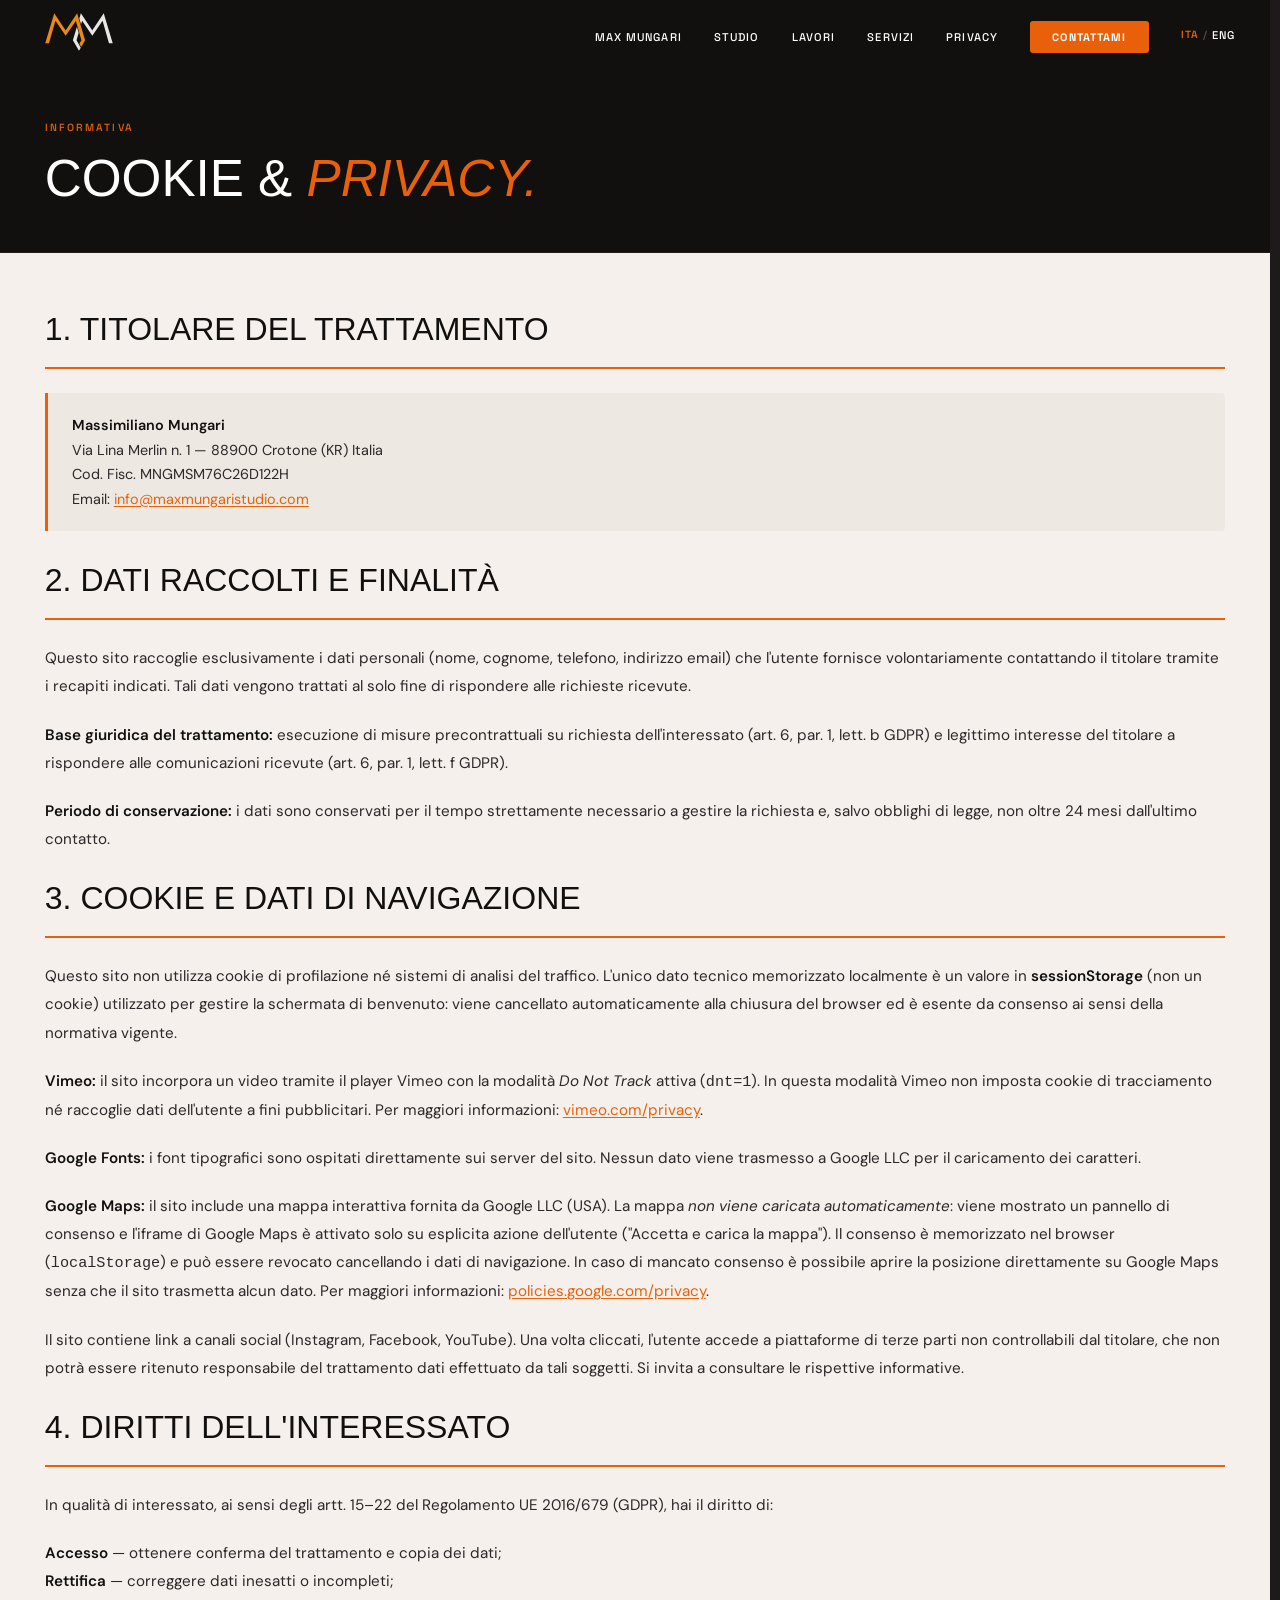
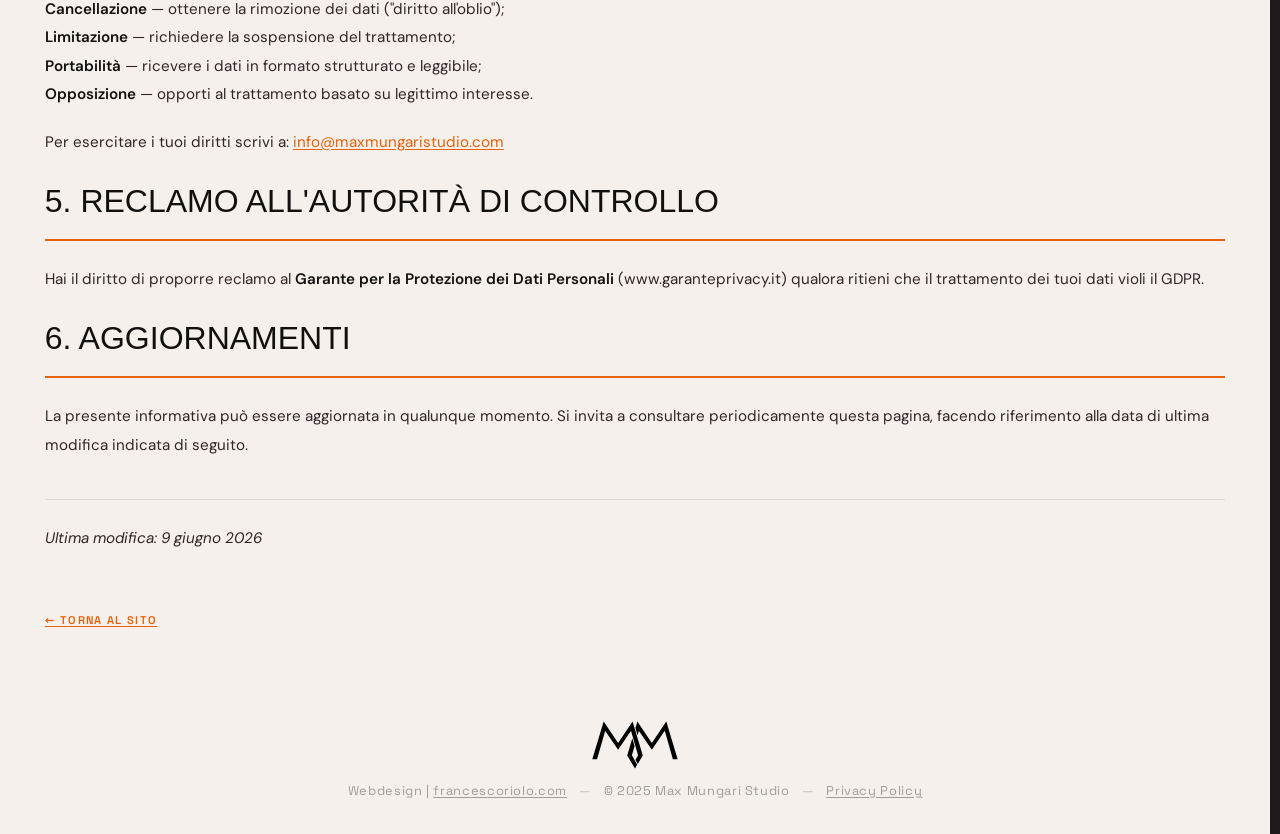
<file: privacy.html>
<!DOCTYPE html>
<html lang="it">
<head>
  <meta charset="UTF-8" />
  <meta name="viewport" content="width=device-width, initial-scale=1.0, viewport-fit=cover" />
  <title>Privacy Policy — Max Mungari Studio</title>
  <meta name="description" content="Informativa Cookie e Privacy di Max Mungari Studio. Trattamento dei dati personali e utilizzo dei cookie." />
  <meta name="robots" content="noindex, follow" />
  <link rel="canonical" href="https://maxmungaristudio.com/privacy.html" />

  <!-- Open Graph -->
  <meta property="og:title" content="Privacy Policy — Max Mungari Studio" />
  <meta property="og:description" content="Informativa Cookie e Privacy di Max Mungari Studio." />
  <meta property="og:type" content="website" />
  <meta property="og:url" content="https://maxmungaristudio.com/privacy.html" />
  <meta property="og:image" content="https://maxmungaristudio.com/newassets/og-image.jpg" />
  <meta property="og:locale" content="it_IT" />
  <meta property="og:site_name" content="Max Mungari Studio" />

  <!-- Favicon -->
  <link rel="icon" type="image/png" sizes="32x32" href="newassets/favicon-32.png" />
  <link rel="icon" type="image/png" sizes="512x512" href="newassets/favicon.png" />
  <link rel="apple-touch-icon" href="newassets/favicon.png" />


  <link rel="stylesheet" href="style.css" />

  <style>
    /* ── Privacy page specifica ── */
    #privacy-hero {
      background: var(--studio-black);
      padding-top: calc(var(--nav-h) + 2.5rem);
      padding-bottom: 2.5rem;
      border-bottom: 1px solid rgba(255,255,255,0.06);
    }
    @media (min-width: 768px) {
      #privacy-hero {
        padding-top: calc(var(--nav-h) + 3rem);
        padding-bottom: 3rem;
      }
    }
    .privacy-eyebrow {
      font-family: var(--font-ui);
      font-size: 0.65rem;
      font-weight: 500;
      letter-spacing: 0.2em;
      text-transform: uppercase;
      color: var(--orange);
      margin-bottom: 1rem;
    }
    .privacy-title {
      font-family: var(--font-display);
      font-size: clamp(2rem, 4vw, 3.2rem);
      font-weight: 400;
      line-height: 1;
      color: var(--white);
      text-transform: uppercase;
    }
    .privacy-title em {
      font-style: italic;
      color: var(--orange);
    }
    #privacy-content {
      background: var(--off-white);
      padding-block: clamp(2rem, 4vw, 3.5rem);
    }
    .privacy-body {
      max-width: 100%;
      color: var(--text-body);
    }
    .privacy-body h2 {
      font-family: var(--font-display);
      font-size: clamp(1.4rem, 2.5vw, 2rem);
      font-weight: 400;
      text-transform: uppercase;
      color: var(--studio-black);
      margin-bottom: 1.5rem;
      padding-bottom: 0.75rem;
      border-bottom: 2px solid var(--orange);
    }
    .privacy-body p {
      font-family: var(--font-body);
      font-size: 0.95rem;
      line-height: 1.85;
      color: var(--text-body);
      margin-bottom: 1.25rem;
    }
    .privacy-body strong {
      color: var(--studio-black);
      font-weight: 600;
    }
    .privacy-body a {
      color: var(--orange);
      text-decoration: underline;
      text-underline-offset: 2px;
    }
    .privacy-body a:hover { opacity: 0.75; }
    .privacy-titolare {
      background: var(--light-surface);
      border-left: 3px solid var(--orange);
      padding: 1.25rem 1.5rem;
      margin: 1.5rem 0;
      border-radius: 0 4px 4px 0;
    }
    .privacy-titolare p { margin: 0; font-size: 0.9rem; line-height: 1.7; }
    .privacy-last-update {
      margin-top: 2.5rem;
      padding-top: 1.5rem;
      border-top: 1px solid rgba(0,0,0,0.1);
      font-size: 0.82rem;
      color: var(--text-muted);
      font-style: italic;
    }
    .privacy-back {
      display: inline-flex;
      align-items: center;
      gap: 0.5rem;
      font-family: var(--font-ui);
      font-size: 0.7rem;
      font-weight: 600;
      letter-spacing: 0.12em;
      text-transform: uppercase;
      color: var(--orange);
      margin-top: 2.5rem;
      transition: gap var(--dur-fast);
    }
    .privacy-back:hover { gap: 0.8rem; }
  </style>
</head>

<body>

  <!-- ==============================
       NAVBAR
  ============================== -->
  <nav id="navbar" role="navigation" aria-label="Navigazione principale">
    <div class="nav-inner">
      <a href="index.html" class="nav-logo" aria-label="Max Mungari Studio — torna in cima">
        <div class="logo-flip-wrap">
          <div class="logo-flip-inner">
            <img src="newassets/logoVec1.svg" alt="Max Mungari Studio" class="logo-front"  />
            <img src="newassets/logoVec2.svg" alt="" class="logo-back" aria-hidden="true"  />
          </div>
        </div>
      </a>

      <ul class="nav-links" role="list">
        <li><a href="index.html#bio">Max Mungari</a></li>
        <li><a href="index.html#studio">Studio</a></li>
        <li><a href="index.html#lavori">Lavori</a></li>
        <li><a href="index.html#contatti">Servizi</a></li>
        <li><a href="privacy.html">Privacy</a></li>
        <li><a href="index.html#contatti" class="nav-cta">Contattami</a></li>
        <li class="lang-switch"><span class="lang-active">ITA</span><span class="lang-sep">/</span><a href="en/privacy.html" class="lang-other">ENG</a></li>
      </ul>

      <button class="nav-hamburger" id="hamburger" aria-label="Apri menu" aria-expanded="false">
        <span></span><span></span><span></span>
      </button>
    </div>
  </nav>

  <!-- Mobile overlay -->
  <div class="nav-mobile" id="mobileMenu" aria-hidden="true" role="dialog" aria-label="Menu di navigazione">
    <a href="index.html#bio"      onclick="closeMobile()">Max Mungari</a>
    <a href="index.html#studio"   onclick="closeMobile()">Studio</a>
    <a href="index.html#lavori"   onclick="closeMobile()">Lavori</a>
    <a href="index.html#contatti" onclick="closeMobile()">Servizi</a>
    <a href="privacy.html">Privacy</a>
    <a href="index.html#contatti" onclick="closeMobile()">Contattami</a>
    <div class="lang-switch"><span class="lang-active">ITA</span><span class="lang-sep">/</span><a href="en/privacy.html" class="lang-other">ENG</a></div>
  </div>

  <!-- ==============================
       HERO PRIVACY
  ============================== -->
  <section id="privacy-hero">
    <div class="container">
      <p class="privacy-eyebrow">Informativa</p>
      <h1 class="privacy-title">Cookie &amp; <em>Privacy.</em></h1>
    </div>
  </section>

  <!-- ==============================
       CONTENUTO PRIVACY
  ============================== -->
  <section id="privacy-content">
    <div class="container">
      <div class="privacy-body">

        <h2>1. Titolare del Trattamento</h2>

        <div class="privacy-titolare">
          <p>
            <strong>Massimiliano Mungari</strong><br />
            Via Lina Merlin n. 1 — 88900 Crotone (KR) Italia<br />
            Cod. Fisc. MNGMSM76C26D122H<br />
            Email: <a href="mailto:info@maxmungaristudio.com">info@maxmungaristudio.com</a>
          </p>
        </div>

        <h2>2. Dati Raccolti e Finalità</h2>

        <p>Questo sito raccoglie esclusivamente i dati personali (nome, cognome, telefono, indirizzo email) che l'utente fornisce volontariamente contattando il titolare tramite i recapiti indicati. Tali dati vengono trattati al solo fine di rispondere alle richieste ricevute.</p>

        <p><strong>Base giuridica del trattamento:</strong> esecuzione di misure precontrattuali su richiesta dell'interessato (art. 6, par. 1, lett. b GDPR) e legittimo interesse del titolare a rispondere alle comunicazioni ricevute (art. 6, par. 1, lett. f GDPR).</p>

        <p><strong>Periodo di conservazione:</strong> i dati sono conservati per il tempo strettamente necessario a gestire la richiesta e, salvo obblighi di legge, non oltre 24 mesi dall'ultimo contatto.</p>

        <h2>3. Cookie e Dati di Navigazione</h2>

        <p>Questo sito non utilizza cookie di profilazione né sistemi di analisi del traffico. L'unico dato tecnico memorizzato localmente è un valore in <strong>sessionStorage</strong> (non un cookie) utilizzato per gestire la schermata di benvenuto: viene cancellato automaticamente alla chiusura del browser ed è esente da consenso ai sensi della normativa vigente.</p>

        <p><strong>Vimeo:</strong> il sito incorpora un video tramite il player Vimeo con la modalità <em>Do Not Track</em> attiva (<code>dnt=1</code>). In questa modalità Vimeo non imposta cookie di tracciamento né raccoglie dati dell'utente a fini pubblicitari. Per maggiori informazioni: <a href="https://vimeo.com/privacy" target="_blank" rel="noopener">vimeo.com/privacy</a>.</p>

        <p><strong>Google Fonts:</strong> i font tipografici sono ospitati direttamente sui server del sito. Nessun dato viene trasmesso a Google LLC per il caricamento dei caratteri.</p>

        <p><strong>Google Maps:</strong> il sito include una mappa interattiva fornita da Google LLC (USA). La mappa <em>non viene caricata automaticamente</em>: viene mostrato un pannello di consenso e l'iframe di Google Maps è attivato solo su esplicita azione dell'utente ("Accetta e carica la mappa"). Il consenso è memorizzato nel browser (<code>localStorage</code>) e può essere revocato cancellando i dati di navigazione. In caso di mancato consenso è possibile aprire la posizione direttamente su Google Maps senza che il sito trasmetta alcun dato. Per maggiori informazioni: <a href="https://policies.google.com/privacy" target="_blank" rel="noopener">policies.google.com/privacy</a>.</p>

        <p>Il sito contiene link a canali social (Instagram, Facebook, YouTube). Una volta cliccati, l'utente accede a piattaforme di terze parti non controllabili dal titolare, che non potrà essere ritenuto responsabile del trattamento dati effettuato da tali soggetti. Si invita a consultare le rispettive informative.</p>

        <h2>4. Diritti dell'Interessato</h2>

        <p>In qualità di interessato, ai sensi degli artt. 15–22 del Regolamento UE 2016/679 (GDPR), hai il diritto di:</p>
        <p>
          <strong>Accesso</strong> — ottenere conferma del trattamento e copia dei dati;<br />
          <strong>Rettifica</strong> — correggere dati inesatti o incompleti;<br />
          <strong>Cancellazione</strong> — ottenere la rimozione dei dati ("diritto all'oblio");<br />
          <strong>Limitazione</strong> — richiedere la sospensione del trattamento;<br />
          <strong>Portabilità</strong> — ricevere i dati in formato strutturato e leggibile;<br />
          <strong>Opposizione</strong> — opporti al trattamento basato su legittimo interesse.
        </p>
        <p>Per esercitare i tuoi diritti scrivi a: <a href="mailto:info@maxmungaristudio.com">info@maxmungaristudio.com</a></p>

        <h2>5. Reclamo all'Autorità di Controllo</h2>

        <p>Hai il diritto di proporre reclamo al <strong>Garante per la Protezione dei Dati Personali</strong> (www.garanteprivacy.it) qualora ritieni che il trattamento dei tuoi dati violi il GDPR.</p>

        <h2>6. Aggiornamenti</h2>

        <p>La presente informativa può essere aggiornata in qualunque momento. Si invita a consultare periodicamente questa pagina, facendo riferimento alla data di ultima modifica indicata di seguito.</p>

        <p class="privacy-last-update">Ultima modifica: <em>9 giugno 2026</em></p>

        <a href="index.html" class="privacy-back">← Torna al sito</a>

      </div>
    </div>
  </section>

  <!-- ==============================
       FOOTER
  ============================== -->
  <footer class="footer-light">
    <div class="container">
      <div class="footer-inner">
        <a href="index.html" class="footer-logo" aria-label="Torna al sito">
          <img src="newassets/logoVec1.svg" alt="Max Mungari Studio" loading="lazy" />
        </a>
        <p class="footer-meta">
          <span class="footer-credit">Webdesign | <a href="https://francescoriolo.com" target="_blank" rel="noopener">francescoriolo.com</a></span>
          <span class="footer-sep" aria-hidden="true">—</span>
          <span class="footer-copy">&copy; 2025 Max Mungari Studio</span>
          <span class="footer-sep" aria-hidden="true">—</span>
          <a href="privacy.html" class="footer-privacy">Privacy Policy</a>
        </p>
      </div>
    </div>
  </footer>

  <script>
    /* ── Navbar scroll ── */
    const navbar = document.getElementById('navbar');
    const tickNav = () => navbar.classList.toggle('scrolled', window.scrollY > 40);
    window.addEventListener('scroll', tickNav, { passive: true });
    tickNav();

    /* ── Hamburger ── */
    const hamburger  = document.getElementById('hamburger');
    const mobileMenu = document.getElementById('mobileMenu');
    let menuOpen = false;
    let _lockScrollY = 0;

    function lockScroll() {
      _lockScrollY = window.scrollY;
      document.body.style.overflow = 'hidden';
      document.body.style.position = 'fixed';
      document.body.style.top = '-' + _lockScrollY + 'px';
      document.body.style.width = '100%';
    }
    function unlockScroll() {
      document.body.style.overflow = '';
      document.body.style.position = '';
      document.body.style.top = '';
      document.body.style.width = '';
      window.scrollTo(0, _lockScrollY);
    }

    hamburger.addEventListener('click', () => {
      menuOpen = !menuOpen;
      hamburger.classList.toggle('open', menuOpen);
      hamburger.setAttribute('aria-expanded', menuOpen);
      mobileMenu.classList.toggle('open', menuOpen);
      mobileMenu.setAttribute('aria-hidden', !menuOpen);
      navbar.classList.toggle('menu-open', menuOpen);
      if (menuOpen) lockScroll(); else unlockScroll();
    });
    function closeMobile() {
      menuOpen = false;
      hamburger.classList.remove('open');
      hamburger.setAttribute('aria-expanded', false);
      mobileMenu.classList.remove('open');
      mobileMenu.setAttribute('aria-hidden', true);
      navbar.classList.remove('menu-open');
      unlockScroll();
    }
    document.addEventListener('keydown', e => { if (e.key === 'Escape' && menuOpen) closeMobile(); });
  </script>

</body>
</html>
</file>
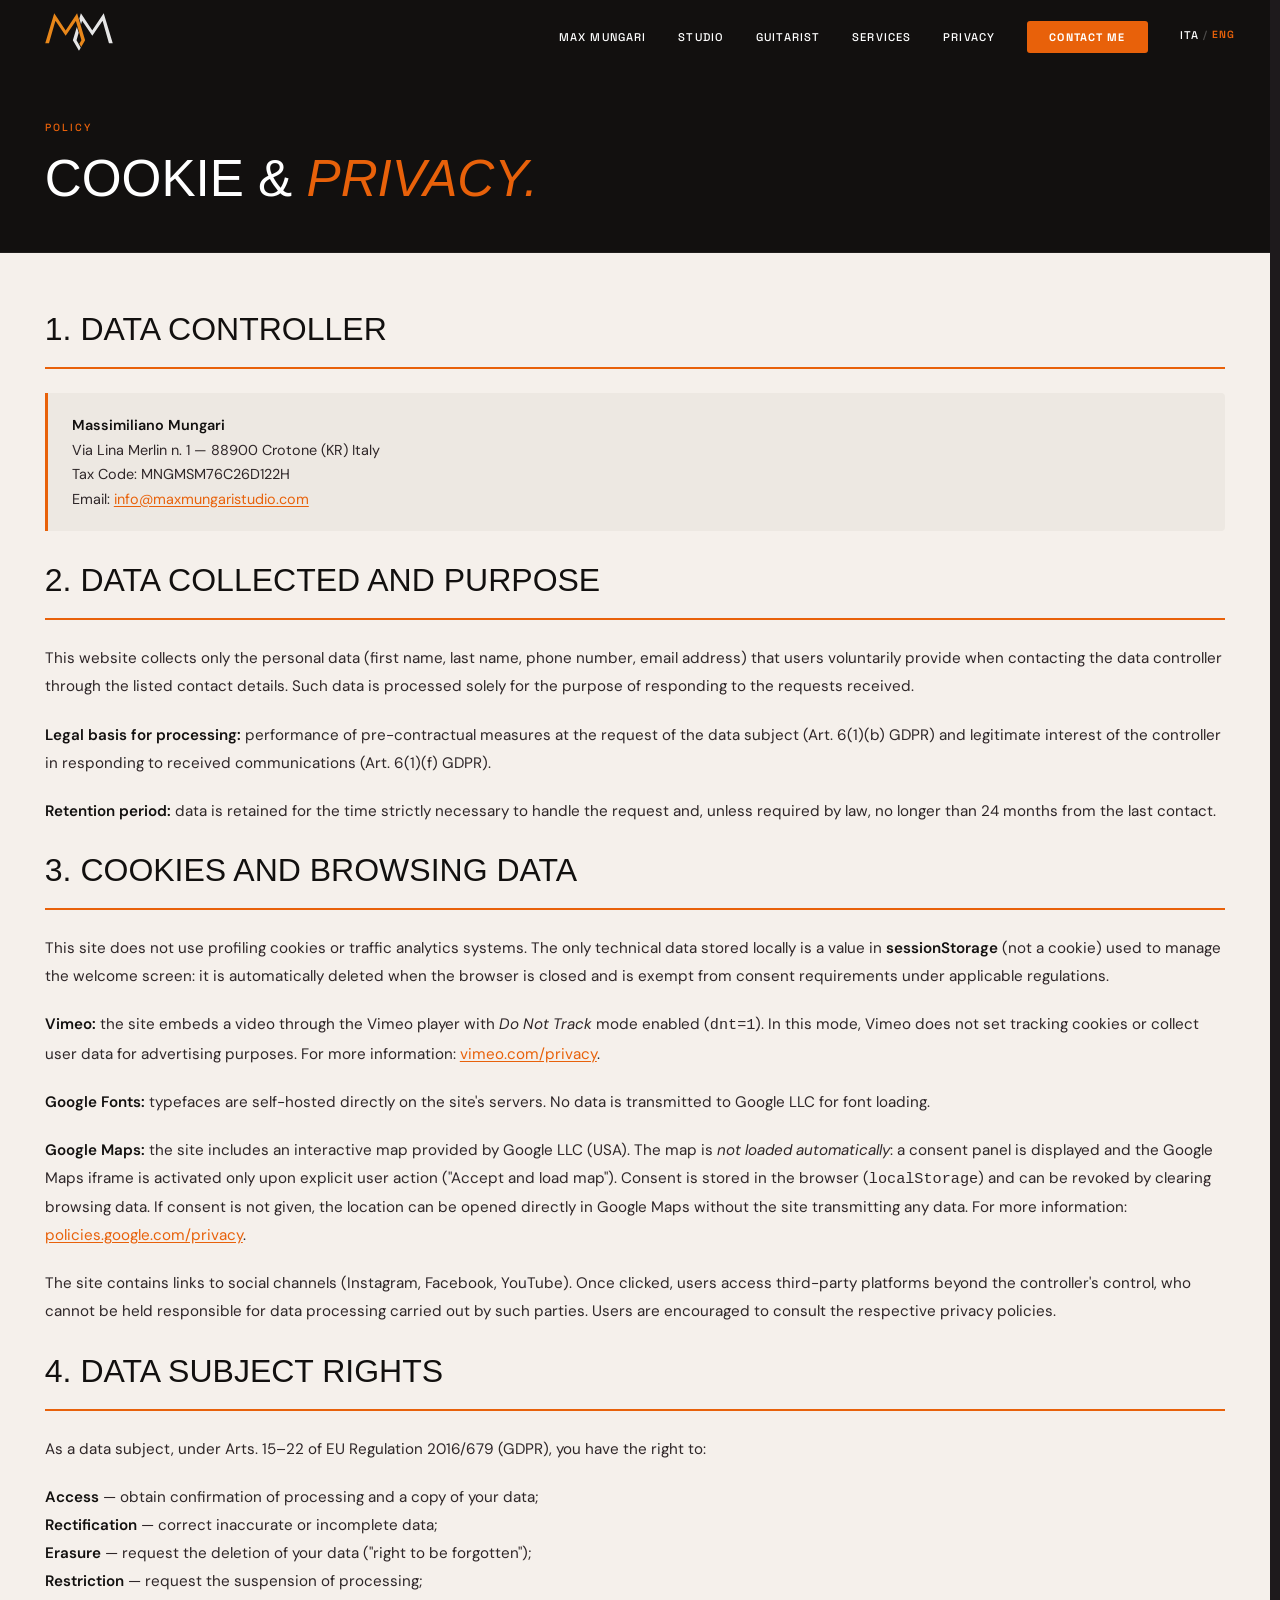
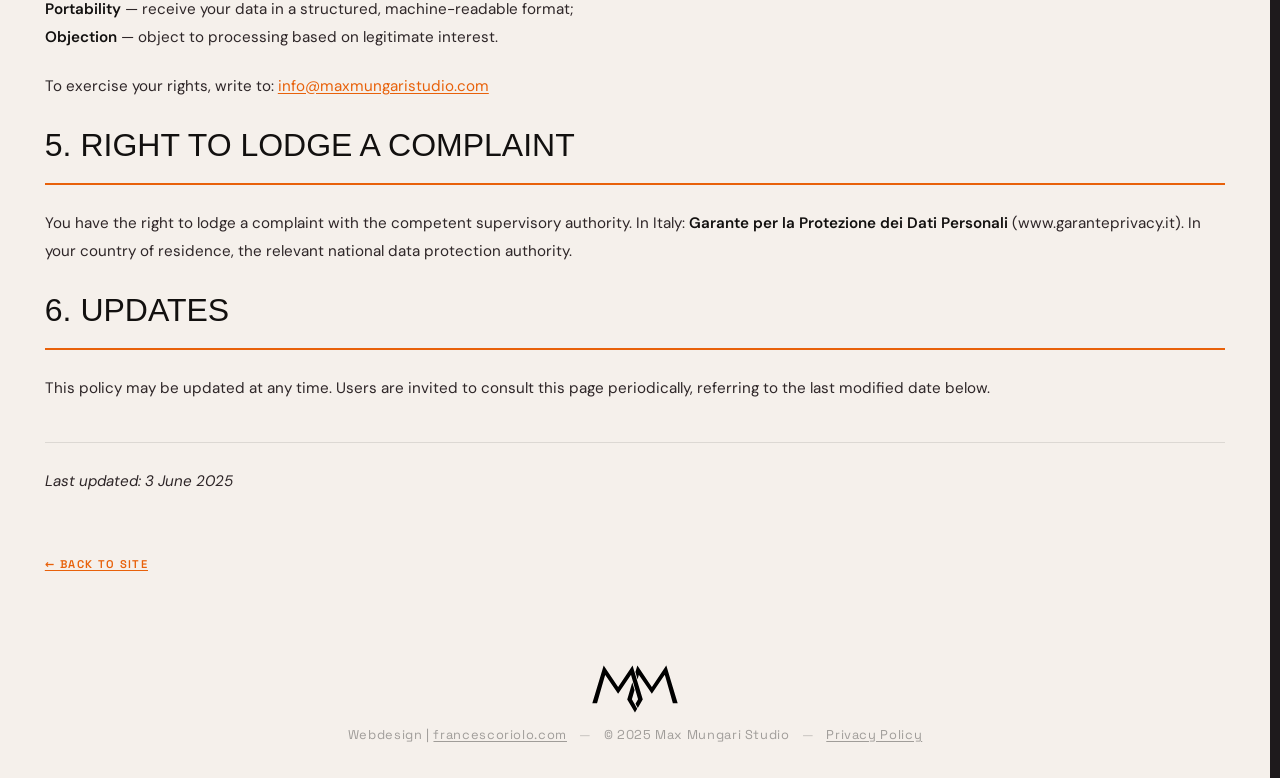
<file: en/privacy.html>
<!DOCTYPE html>
<html lang="en">
<head>
  <meta charset="UTF-8" />
  <meta name="viewport" content="width=device-width, initial-scale=1.0, viewport-fit=cover" />
  <title>Privacy Policy — Max Mungari Studio</title>
  <meta name="description" content="Cookie and Privacy Policy of Max Mungari Studio. Personal data processing and cookie usage." />
  <meta name="robots" content="noindex, follow" />
  <link rel="canonical" href="https://maxmungaristudio.com/en/privacy.html" />

  <!-- Open Graph -->
  <meta property="og:title" content="Privacy Policy — Max Mungari Studio" />
  <meta property="og:description" content="Cookie and Privacy Policy of Max Mungari Studio." />
  <meta property="og:type" content="website" />
  <meta property="og:url" content="https://maxmungaristudio.com/en/privacy.html" />
  <meta property="og:image" content="https://maxmungaristudio.com/newassets/og-image.jpg" />
  <meta property="og:locale" content="en_US" />
  <meta property="og:site_name" content="Max Mungari Studio" />

  <!-- Favicon -->
  <link rel="icon" type="image/png" sizes="32x32" href="../newassets/favicon-32.png" />
  <link rel="icon" type="image/png" sizes="512x512" href="../newassets/favicon.png" />
  <link rel="apple-touch-icon" href="../newassets/favicon.png" />


  <link rel="stylesheet" href="../style.css" />

  <style>
    #privacy-hero {
      background: var(--studio-black);
      padding-top: calc(var(--nav-h) + 2.5rem);
      padding-bottom: 2.5rem;
      border-bottom: 1px solid rgba(255,255,255,0.06);
    }
    @media (min-width: 768px) {
      #privacy-hero { padding-top: calc(var(--nav-h) + 3rem); padding-bottom: 3rem; }
    }
    .privacy-eyebrow {
      font-family: var(--font-ui); font-size: 0.65rem; font-weight: 500;
      letter-spacing: 0.2em; text-transform: uppercase;
      color: var(--orange); margin-bottom: 1rem;
    }
    .privacy-title {
      font-family: var(--font-display); font-size: clamp(2rem, 4vw, 3.2rem);
      font-weight: 400; line-height: 1; color: var(--white); text-transform: uppercase;
    }
    .privacy-title em { font-style: italic; color: var(--orange); }
    #privacy-content { background: var(--off-white); padding-block: clamp(2rem, 4vw, 3.5rem); }
    .privacy-body { max-width: 100%; color: var(--text-body); }
    .privacy-body h2 {
      font-family: var(--font-display); font-size: clamp(1.4rem, 2.5vw, 2rem);
      font-weight: 400; text-transform: uppercase; color: var(--studio-black);
      margin-bottom: 1.5rem; padding-bottom: 0.75rem; border-bottom: 2px solid var(--orange);
    }
    .privacy-body p { font-family: var(--font-body); font-size: 0.95rem; line-height: 1.85; color: var(--text-body); margin-bottom: 1.25rem; }
    .privacy-body strong { color: var(--studio-black); font-weight: 600; }
    .privacy-body a { color: var(--orange); text-decoration: underline; text-underline-offset: 2px; }
    .privacy-body a:hover { opacity: 0.75; }
    .privacy-titolare {
      background: var(--light-surface); border-left: 3px solid var(--orange);
      padding: 1.25rem 1.5rem; margin: 1.5rem 0; border-radius: 0 4px 4px 0;
    }
    .privacy-titolare p { margin: 0; font-size: 0.9rem; line-height: 1.7; }
    .privacy-last-update {
      margin-top: 2.5rem; padding-top: 1.5rem;
      border-top: 1px solid rgba(0,0,0,0.1);
      font-size: 0.82rem; color: var(--text-muted); font-style: italic;
    }
    .privacy-back {
      display: inline-flex; align-items: center; gap: 0.5rem;
      font-family: var(--font-ui); font-size: 0.7rem; font-weight: 600;
      letter-spacing: 0.12em; text-transform: uppercase;
      color: var(--orange); margin-top: 2.5rem; transition: gap var(--dur-fast);
    }
    .privacy-back:hover { gap: 0.8rem; }
  </style>
</head>

<body>

  <nav id="navbar" role="navigation" aria-label="Main navigation">
    <div class="nav-inner">
      <a href="index.html" class="nav-logo" aria-label="Max Mungari Studio — back to top">
        <div class="logo-flip-wrap">
          <div class="logo-flip-inner">
            <img src="../newassets/logoVec1.svg" alt="Max Mungari Studio" class="logo-front" />
            <img src="../newassets/logoVec2.svg" alt="" class="logo-back" aria-hidden="true" />
          </div>
        </div>
      </a>
      <ul class="nav-links" role="list">
        <li><a href="index.html#bio">Max Mungari</a></li>
        <li><a href="index.html#studio">Studio</a></li>
        <li><a href="index.html#lavori">Guitarist</a></li>
        <li><a href="index.html#servizi">Services</a></li>
        <li><a href="privacy.html">Privacy</a></li>
        <li><a href="index.html#contatti" class="nav-cta">Contact me</a></li>
        <li class="lang-switch"><a href="../privacy.html" class="lang-other">ITA</a><span class="lang-sep">/</span><span class="lang-active">ENG</span></li>
      </ul>
      <button class="nav-hamburger" id="hamburger" aria-label="Open menu" aria-expanded="false">
        <span></span><span></span><span></span>
      </button>
    </div>
  </nav>

  <div class="nav-mobile" id="mobileMenu" aria-hidden="true" role="dialog" aria-label="Navigation menu">
    <a href="index.html#bio"      onclick="closeMobile()">Max Mungari</a>
    <a href="index.html#studio"   onclick="closeMobile()">Studio</a>
    <a href="index.html#lavori"   onclick="closeMobile()">Guitarist</a>
    <a href="index.html#servizi"  onclick="closeMobile()">Services</a>
    <a href="privacy.html">Privacy</a>
    <a href="index.html#contatti" onclick="closeMobile()">Contact me</a>
    <div class="lang-switch"><a href="../privacy.html" class="lang-other">ITA</a><span class="lang-sep">/</span><span class="lang-active">ENG</span></div>
  </div>

  <section id="privacy-hero">
    <div class="container">
      <p class="privacy-eyebrow">Policy</p>
      <h1 class="privacy-title">Cookie &amp; <em>Privacy.</em></h1>
    </div>
  </section>

  <section id="privacy-content">
    <div class="container">
      <div class="privacy-body">

        <h2>1. Data Controller</h2>

        <div class="privacy-titolare">
          <p>
            <strong>Massimiliano Mungari</strong><br />
            Via Lina Merlin n. 1 — 88900 Crotone (KR) Italy<br />
            Tax Code: MNGMSM76C26D122H<br />
            Email: <a href="mailto:info@maxmungaristudio.com">info@maxmungaristudio.com</a>
          </p>
        </div>

        <h2>2. Data Collected and Purpose</h2>

        <p>This website collects only the personal data (first name, last name, phone number, email address) that users voluntarily provide when contacting the data controller through the listed contact details. Such data is processed solely for the purpose of responding to the requests received.</p>

        <p><strong>Legal basis for processing:</strong> performance of pre-contractual measures at the request of the data subject (Art. 6(1)(b) GDPR) and legitimate interest of the controller in responding to received communications (Art. 6(1)(f) GDPR).</p>

        <p><strong>Retention period:</strong> data is retained for the time strictly necessary to handle the request and, unless required by law, no longer than 24 months from the last contact.</p>

        <h2>3. Cookies and Browsing Data</h2>

        <p>This site does not use profiling cookies or traffic analytics systems. The only technical data stored locally is a value in <strong>sessionStorage</strong> (not a cookie) used to manage the welcome screen: it is automatically deleted when the browser is closed and is exempt from consent requirements under applicable regulations.</p>

        <p><strong>Vimeo:</strong> the site embeds a video through the Vimeo player with <em>Do Not Track</em> mode enabled (<code>dnt=1</code>). In this mode, Vimeo does not set tracking cookies or collect user data for advertising purposes. For more information: <a href="https://vimeo.com/privacy" target="_blank" rel="noopener">vimeo.com/privacy</a>.</p>

        <p><strong>Google Fonts:</strong> typefaces are self-hosted directly on the site's servers. No data is transmitted to Google LLC for font loading.</p>

        <p><strong>Google Maps:</strong> the site includes an interactive map provided by Google LLC (USA). The map is <em>not loaded automatically</em>: a consent panel is displayed and the Google Maps iframe is activated only upon explicit user action ("Accept and load map"). Consent is stored in the browser (<code>localStorage</code>) and can be revoked by clearing browsing data. If consent is not given, the location can be opened directly in Google Maps without the site transmitting any data. For more information: <a href="https://policies.google.com/privacy" target="_blank" rel="noopener">policies.google.com/privacy</a>.</p>

        <p>The site contains links to social channels (Instagram, Facebook, YouTube). Once clicked, users access third-party platforms beyond the controller's control, who cannot be held responsible for data processing carried out by such parties. Users are encouraged to consult the respective privacy policies.</p>

        <h2>4. Data Subject Rights</h2>

        <p>As a data subject, under Arts. 15–22 of EU Regulation 2016/679 (GDPR), you have the right to:</p>
        <p>
          <strong>Access</strong> — obtain confirmation of processing and a copy of your data;<br />
          <strong>Rectification</strong> — correct inaccurate or incomplete data;<br />
          <strong>Erasure</strong> — request the deletion of your data ("right to be forgotten");<br />
          <strong>Restriction</strong> — request the suspension of processing;<br />
          <strong>Portability</strong> — receive your data in a structured, machine-readable format;<br />
          <strong>Objection</strong> — object to processing based on legitimate interest.
        </p>
        <p>To exercise your rights, write to: <a href="mailto:info@maxmungaristudio.com">info@maxmungaristudio.com</a></p>

        <h2>5. Right to Lodge a Complaint</h2>

        <p>You have the right to lodge a complaint with the competent supervisory authority. In Italy: <strong>Garante per la Protezione dei Dati Personali</strong> (www.garanteprivacy.it). In your country of residence, the relevant national data protection authority.</p>

        <h2>6. Updates</h2>

        <p>This policy may be updated at any time. Users are invited to consult this page periodically, referring to the last modified date below.</p>

        <p class="privacy-last-update">Last updated: <em>3 June 2025</em></p>

        <a href="index.html" class="privacy-back">← Back to site</a>

      </div>
    </div>
  </section>

  <footer class="footer-light">
    <div class="container">
      <div class="footer-inner">
        <a href="index.html" class="footer-logo" aria-label="Back to site">
          <img src="../newassets/logoVec1.svg" alt="Max Mungari Studio" loading="lazy" />
        </a>
        <p class="footer-meta">
          <span class="footer-credit">Webdesign | <a href="https://francescoriolo.com" target="_blank" rel="noopener">francescoriolo.com</a></span>
          <span class="footer-sep" aria-hidden="true">—</span>
          <span class="footer-copy">&copy; 2025 Max Mungari Studio</span>
          <span class="footer-sep" aria-hidden="true">—</span>
          <a href="privacy.html" class="footer-privacy">Privacy Policy</a>
        </p>
      </div>
    </div>
  </footer>

  <script>
    const navbar = document.getElementById('navbar');
    const tickNav = () => navbar.classList.toggle('scrolled', window.scrollY > 40);
    window.addEventListener('scroll', tickNav, { passive: true });
    tickNav();
    const hamburger  = document.getElementById('hamburger');
    const mobileMenu = document.getElementById('mobileMenu');
    let menuOpen = false;
    hamburger.addEventListener('click', () => {
      menuOpen = !menuOpen;
      hamburger.classList.toggle('open', menuOpen);
      hamburger.setAttribute('aria-expanded', menuOpen);
      mobileMenu.classList.toggle('open', menuOpen);
      mobileMenu.setAttribute('aria-hidden', !menuOpen);
      document.body.style.overflow = menuOpen ? 'hidden' : '';
    });
    function closeMobile() {
      menuOpen = false;
      hamburger.classList.remove('open');
      hamburger.setAttribute('aria-expanded', false);
      mobileMenu.classList.remove('open');
      mobileMenu.setAttribute('aria-hidden', true);
      document.body.style.overflow = '';
    }
    document.addEventListener('keydown', e => { if (e.key === 'Escape' && menuOpen) closeMobile(); });
  </script>

</body>
</html>
</file>
<file: style.css>
/* ============================================================
   SELF-HOSTED FONTS
============================================================ */

/* Anton */
@font-face { font-family: 'Anton'; font-style: normal; font-weight: 400; font-display: swap;
  src: url('newassets/fonts/anton-400-latin-ext.woff2') format('woff2');
  unicode-range: U+0100-02BA, U+02BD-02C5, U+02C7-02CC, U+02CE-02D7, U+02DD-02FF, U+0304, U+0308, U+0329, U+1D00-1DBF, U+1E00-1E9F, U+1EF2-1EFF, U+2020, U+20A0-20AB, U+20AD-20C0, U+2113, U+2C60-2C7F, U+A720-A7FF; }
@font-face { font-family: 'Anton'; font-style: normal; font-weight: 400; font-display: swap;
  src: url('newassets/fonts/anton-400-latin.woff2') format('woff2');
  unicode-range: U+0000-00FF, U+0131, U+0152-0153, U+02BB-02BC, U+02C6, U+02DA, U+02DC, U+0304, U+0308, U+0329, U+2000-206F, U+20AC, U+2122, U+2191, U+2193, U+2212, U+2215, U+FEFF, U+FFFD; }

/* Archivo Black */
@font-face { font-family: 'Archivo Black'; font-style: normal; font-weight: 400; font-display: swap;
  src: url('newassets/fonts/archivo-black-400-latin-ext.woff2') format('woff2');
  unicode-range: U+0100-02BA, U+02BD-02C5, U+02C7-02CC, U+02CE-02D7, U+02DD-02FF, U+0304, U+0308, U+0329, U+1D00-1DBF, U+1E00-1E9F, U+1EF2-1EFF, U+2020, U+20A0-20AB, U+20AD-20C0, U+2113, U+2C60-2C7F, U+A720-A7FF; }
@font-face { font-family: 'Archivo Black'; font-style: normal; font-weight: 400; font-display: swap;
  src: url('newassets/fonts/archivo-black-400-latin.woff2') format('woff2');
  unicode-range: U+0000-00FF, U+0131, U+0152-0153, U+02BB-02BC, U+02C6, U+02DA, U+02DC, U+0304, U+0308, U+0329, U+2000-206F, U+20AC, U+2122, U+2191, U+2193, U+2212, U+2215, U+FEFF, U+FFFD; }

/* Barlow Condensed */
@font-face { font-family: 'Barlow Condensed'; font-style: normal; font-weight: 700; font-display: swap;
  src: url('newassets/fonts/barlow-condensed-700-latin-ext.woff2') format('woff2');
  unicode-range: U+0100-02BA, U+02BD-02C5, U+02C7-02CC, U+02CE-02D7, U+02DD-02FF, U+0304, U+0308, U+0329, U+1D00-1DBF, U+1E00-1E9F, U+1EF2-1EFF, U+2020, U+20A0-20AB, U+20AD-20C0, U+2113, U+2C60-2C7F, U+A720-A7FF; }
@font-face { font-family: 'Barlow Condensed'; font-style: normal; font-weight: 700; font-display: swap;
  src: url('newassets/fonts/barlow-condensed-700-latin.woff2') format('woff2');
  unicode-range: U+0000-00FF, U+0131, U+0152-0153, U+02BB-02BC, U+02C6, U+02DA, U+02DC, U+0304, U+0308, U+0329, U+2000-206F, U+20AC, U+2122, U+2191, U+2193, U+2212, U+2215, U+FEFF, U+FFFD; }

/* Bebas Neue */
@font-face { font-family: 'Bebas Neue'; font-style: normal; font-weight: 400; font-display: swap;
  src: url('newassets/fonts/bebas-neue-400-latin-ext.woff2') format('woff2');
  unicode-range: U+0100-02BA, U+02BD-02C5, U+02C7-02CC, U+02CE-02D7, U+02DD-02FF, U+0304, U+0308, U+0329, U+1D00-1DBF, U+1E00-1E9F, U+1EF2-1EFF, U+2020, U+20A0-20AB, U+20AD-20C0, U+2113, U+2C60-2C7F, U+A720-A7FF; }
@font-face { font-family: 'Bebas Neue'; font-style: normal; font-weight: 400; font-display: swap;
  src: url('newassets/fonts/bebas-neue-400-latin.woff2') format('woff2');
  unicode-range: U+0000-00FF, U+0131, U+0152-0153, U+02BB-02BC, U+02C6, U+02DA, U+02DC, U+0304, U+0308, U+0329, U+2000-206F, U+20AC, U+2122, U+2191, U+2193, U+2212, U+2215, U+FEFF, U+FFFD; }

/* DM Mono */
@font-face { font-family: 'DM Mono'; font-style: normal; font-weight: 400; font-display: swap;
  src: url('newassets/fonts/dm-mono-400-latin-ext.woff2') format('woff2');
  unicode-range: U+0100-02BA, U+02BD-02C5, U+02C7-02CC, U+02CE-02D7, U+02DD-02FF, U+0304, U+0308, U+0329, U+1D00-1DBF, U+1E00-1E9F, U+1EF2-1EFF, U+2020, U+20A0-20AB, U+20AD-20C0, U+2113, U+2C60-2C7F, U+A720-A7FF; }
@font-face { font-family: 'DM Mono'; font-style: normal; font-weight: 400; font-display: swap;
  src: url('newassets/fonts/dm-mono-400-latin.woff2') format('woff2');
  unicode-range: U+0000-00FF, U+0131, U+0152-0153, U+02BB-02BC, U+02C6, U+02DA, U+02DC, U+0304, U+0308, U+0329, U+2000-206F, U+20AC, U+2122, U+2191, U+2193, U+2212, U+2215, U+FEFF, U+FFFD; }
@font-face { font-family: 'DM Mono'; font-style: normal; font-weight: 500; font-display: swap;
  src: url('newassets/fonts/dm-mono-500-latin-ext.woff2') format('woff2');
  unicode-range: U+0100-02BA, U+02BD-02C5, U+02C7-02CC, U+02CE-02D7, U+02DD-02FF, U+0304, U+0308, U+0329, U+1D00-1DBF, U+1E00-1E9F, U+1EF2-1EFF, U+2020, U+20A0-20AB, U+20AD-20C0, U+2113, U+2C60-2C7F, U+A720-A7FF; }
@font-face { font-family: 'DM Mono'; font-style: normal; font-weight: 500; font-display: swap;
  src: url('newassets/fonts/dm-mono-500-latin.woff2') format('woff2');
  unicode-range: U+0000-00FF, U+0131, U+0152-0153, U+02BB-02BC, U+02C6, U+02DA, U+02DC, U+0304, U+0308, U+0329, U+2000-206F, U+20AC, U+2122, U+2191, U+2193, U+2212, U+2215, U+FEFF, U+FFFD; }

/* DM Sans */
@font-face { font-family: 'DM Sans'; font-style: italic; font-weight: 300 400; font-display: swap;
  src: url('newassets/fonts/dm-sans-italic-latin-ext.woff2') format('woff2');
  unicode-range: U+0100-02BA, U+02BD-02C5, U+02C7-02CC, U+02CE-02D7, U+02DD-02FF, U+0304, U+0308, U+0329, U+1D00-1DBF, U+1E00-1E9F, U+1EF2-1EFF, U+2020, U+20A0-20AB, U+20AD-20C0, U+2113, U+2C60-2C7F, U+A720-A7FF; }
@font-face { font-family: 'DM Sans'; font-style: italic; font-weight: 300 400; font-display: swap;
  src: url('newassets/fonts/dm-sans-italic-latin.woff2') format('woff2');
  unicode-range: U+0000-00FF, U+0131, U+0152-0153, U+02BB-02BC, U+02C6, U+02DA, U+02DC, U+0304, U+0308, U+0329, U+2000-206F, U+20AC, U+2122, U+2191, U+2193, U+2212, U+2215, U+FEFF, U+FFFD; }
@font-face { font-family: 'DM Sans'; font-style: normal; font-weight: 300 600; font-display: swap;
  src: url('newassets/fonts/dm-sans-normal-latin-ext.woff2') format('woff2');
  unicode-range: U+0100-02BA, U+02BD-02C5, U+02C7-02CC, U+02CE-02D7, U+02DD-02FF, U+0304, U+0308, U+0329, U+1D00-1DBF, U+1E00-1E9F, U+1EF2-1EFF, U+2020, U+20A0-20AB, U+20AD-20C0, U+2113, U+2C60-2C7F, U+A720-A7FF; }
@font-face { font-family: 'DM Sans'; font-style: normal; font-weight: 300 600; font-display: swap;
  src: url('newassets/fonts/dm-sans-normal-latin.woff2') format('woff2');
  unicode-range: U+0000-00FF, U+0131, U+0152-0153, U+02BB-02BC, U+02C6, U+02DA, U+02DC, U+0304, U+0308, U+0329, U+2000-206F, U+20AC, U+2122, U+2191, U+2193, U+2212, U+2215, U+FEFF, U+FFFD; }

/* Montserrat */
@font-face { font-family: 'Montserrat'; font-style: normal; font-weight: 800; font-display: swap;
  src: url('newassets/fonts/montserrat-800-latin-ext.woff2') format('woff2');
  unicode-range: U+0100-02BA, U+02BD-02C5, U+02C7-02CC, U+02CE-02D7, U+02DD-02FF, U+0304, U+0308, U+0329, U+1D00-1DBF, U+1E00-1E9F, U+1EF2-1EFF, U+2020, U+20A0-20AB, U+20AD-20C0, U+2113, U+2C60-2C7F, U+A720-A7FF; }
@font-face { font-family: 'Montserrat'; font-style: normal; font-weight: 800; font-display: swap;
  src: url('newassets/fonts/montserrat-800-latin.woff2') format('woff2');
  unicode-range: U+0000-00FF, U+0131, U+0152-0153, U+02BB-02BC, U+02C6, U+02DA, U+02DC, U+0304, U+0308, U+0329, U+2000-206F, U+20AC, U+2122, U+2191, U+2193, U+2212, U+2215, U+FEFF, U+FFFD; }

/* Oswald */
@font-face { font-family: 'Oswald'; font-style: normal; font-weight: 600; font-display: swap;
  src: url('newassets/fonts/oswald-600-latin-ext.woff2') format('woff2');
  unicode-range: U+0100-02BA, U+02BD-02C5, U+02C7-02CC, U+02CE-02D7, U+02DD-02FF, U+0304, U+0308, U+0329, U+1D00-1DBF, U+1E00-1E9F, U+1EF2-1EFF, U+2020, U+20A0-20AB, U+20AD-20C0, U+2113, U+2C60-2C7F, U+A720-A7FF; }
@font-face { font-family: 'Oswald'; font-style: normal; font-weight: 600; font-display: swap;
  src: url('newassets/fonts/oswald-600-latin.woff2') format('woff2');
  unicode-range: U+0000-00FF, U+0131, U+0152-0153, U+02BB-02BC, U+02C6, U+02DA, U+02DC, U+0304, U+0308, U+0329, U+2000-206F, U+20AC, U+2122, U+2191, U+2193, U+2212, U+2215, U+FEFF, U+FFFD; }

/* Playfair Display */
@font-face { font-family: 'Playfair Display'; font-style: normal; font-weight: 700; font-display: swap;
  src: url('newassets/fonts/playfair-700-latin-ext.woff2') format('woff2');
  unicode-range: U+0100-02BA, U+02BD-02C5, U+02C7-02CC, U+02CE-02D7, U+02DD-02FF, U+0304, U+0308, U+0329, U+1D00-1DBF, U+1E00-1E9F, U+1EF2-1EFF, U+2020, U+20A0-20AB, U+20AD-20C0, U+2113, U+2C60-2C7F, U+A720-A7FF; }
@font-face { font-family: 'Playfair Display'; font-style: normal; font-weight: 700; font-display: swap;
  src: url('newassets/fonts/playfair-700-latin.woff2') format('woff2');
  unicode-range: U+0000-00FF, U+0131, U+0152-0153, U+02BB-02BC, U+02C6, U+02DA, U+02DC, U+0304, U+0308, U+0329, U+2000-206F, U+20AC, U+2122, U+2191, U+2193, U+2212, U+2215, U+FEFF, U+FFFD; }

/* Raleway */
@font-face { font-family: 'Raleway'; font-style: normal; font-weight: 800; font-display: swap;
  src: url('newassets/fonts/raleway-800-latin-ext.woff2') format('woff2');
  unicode-range: U+0100-02BA, U+02BD-02C5, U+02C7-02CC, U+02CE-02D7, U+02DD-02FF, U+0304, U+0308, U+0329, U+1D00-1DBF, U+1E00-1E9F, U+1EF2-1EFF, U+2020, U+20A0-20AB, U+20AD-20C0, U+2113, U+2C60-2C7F, U+A720-A7FF; }
@font-face { font-family: 'Raleway'; font-style: normal; font-weight: 800; font-display: swap;
  src: url('newassets/fonts/raleway-800-latin.woff2') format('woff2');
  unicode-range: U+0000-00FF, U+0131, U+0152-0153, U+02BB-02BC, U+02C6, U+02DA, U+02DC, U+0304, U+0308, U+0329, U+2000-206F, U+20AC, U+2122, U+2191, U+2193, U+2212, U+2215, U+FEFF, U+FFFD; }

/* Space Grotesk */
@font-face { font-family: 'Space Grotesk'; font-style: normal; font-weight: 300 700; font-display: swap;
  src: url('newassets/fonts/space-grotesk-latin-ext.woff2') format('woff2');
  unicode-range: U+0100-02BA, U+02BD-02C5, U+02C7-02CC, U+02CE-02D7, U+02DD-02FF, U+0304, U+0308, U+0329, U+1D00-1DBF, U+1E00-1E9F, U+1EF2-1EFF, U+2020, U+20A0-20AB, U+20AD-20C0, U+2113, U+2C60-2C7F, U+A720-A7FF; }
@font-face { font-family: 'Space Grotesk'; font-style: normal; font-weight: 300 700; font-display: swap;
  src: url('newassets/fonts/space-grotesk-latin.woff2') format('woff2');
  unicode-range: U+0000-00FF, U+0131, U+0152-0153, U+02BB-02BC, U+02C6, U+02DA, U+02DC, U+0304, U+0308, U+0329, U+2000-206F, U+20AC, U+2122, U+2191, U+2193, U+2212, U+2215, U+FEFF, U+FFFD; }

/* ============================================================
   DESIGN TOKENS & RESET
============================================================ */
*, *::before, *::after { box-sizing: border-box; margin: 0; padding: 0; }

:root {
  --studio-black:  #12100f;
  --studio-deep:   #1e1a1c;
  --studio-dark:   #2e2628;
  --studio-mid:    #4a3f42;
  --studio-warm:   #a08060;
  --studio-light:  #c4a882;
  --orange:        #e8610a;
  --orange-light:  #ff7a28;
  --orange-glow:   rgba(232,97,10,0.18);
  --white:         #ffffff;
  --off-white:     #f5f0eb;
  --light-surface: #ede8e2;
  --mid-gray:      #a09090;

  --navy:          var(--studio-deep);
  --navy-mid:      var(--studio-dark);
  --navy-light:    var(--studio-mid);
  --light-gray:    var(--light-surface);
  --text-dark:     var(--studio-black);
  --text-body:     #2e2628;
  --text-muted:    #7a6a6a;

  --font-display:  'Arial Narrow', Arial, sans-serif;
  --font-ui:       'Space Grotesk', system-ui, sans-serif;
  --font-body:     'DM Sans', system-ui, sans-serif;

  --space-xs:  clamp(0.5rem,  0.8vw,  1rem);
  --space-sm:  clamp(1rem,    1.5vw,  2rem);
  --space-md:  clamp(2rem,    3vw,    4rem);
  --space-lg:  clamp(4rem,    6vw,    8rem);
  --space-xl:  clamp(6rem,    9vw,   12rem);

  --max-w:  2200px;
  --gutter: clamp(1.25rem, 3.5vw, 6rem);
  --nav-h:  72px;

  --dur-fast: 0.18s;
  --dur-med:  0.35s;
  --dur-slow: 0.65s;
  --ease-expo:   cubic-bezier(0.16, 1, 0.3, 1);
  --ease-inout:  cubic-bezier(0.4, 0, 0.2, 1);
}

/* ── Typography base ── */
html {
  font-size: 16px;
  scroll-behavior: smooth;
  overflow-x: hidden;
  max-width: 100%;
  scrollbar-gutter: stable;
}
body {
  font-family: var(--font-body);
  background: var(--studio-deep);
  color: var(--white);
  line-height: 1.6;
  -webkit-font-smoothing: antialiased;
  overflow-x: hidden;
  max-width: 100%;
  position: relative;
}
body.intro-visible,
html.intro-visible {
  overflow: hidden;
  scrollbar-width: none; /* Firefox */
}
body.intro-visible::-webkit-scrollbar,
html.intro-visible::-webkit-scrollbar {
  display: none; /* Chrome/Safari */
}
a { color: inherit; text-decoration: none; }
img, video { display: block; max-width: 100%; }
ul { list-style: none; }

/* Blocca overflow orizzontale su ogni sezione */
section, .statement-bar, .brand-strip, footer {
  overflow-x: clip;
  max-width: 100%;
}
button { cursor: pointer; font: inherit; }

/* ── Container ── */
.container {
  width: 100%;
  max-width: var(--max-w);
  margin-inline: auto;
  padding-inline: var(--gutter);
}

/* ── Section title ── */
.section-title {
  font-family: var(--font-display);
  font-size: clamp(2.8rem, 4vw, 5rem);
  font-weight: 400;
  line-height: 1.0;
  color: var(--navy);
  letter-spacing: 0.04em;
  text-transform: uppercase;
}
.section-title em {
  font-style: normal;
  color: var(--orange);
}

/* ── Label + divider inline ── */
.label-row {
  display: flex;
  align-items: center;
  gap: 0.75rem;
  margin-bottom: 1.5rem;
}
.label-row .label { margin: 0; }
.label-row .svi-badge { margin: 0; }
.label-row .divider { margin: 0; width: 36px; }

/* ── Divider ── */
.divider {
  width: 36px; height: 2px;
  background: var(--orange);
  margin-block: 1rem 1.5rem;
  border-radius: 2px;
}

/* ── Scroll reveal ── */
.reveal {
  opacity: 0;
  transform: translateY(28px);
  transition: opacity var(--dur-slow) var(--ease-expo),
              transform var(--dur-slow) var(--ease-expo);
}
.reveal.visible { opacity: 1; transform: none; }

.reveal-left {
  opacity: 0; transform: translateX(-24px);
  transition: opacity var(--dur-slow) var(--ease-expo),
              transform var(--dur-slow) var(--ease-expo);
}
.reveal-left.visible { opacity: 1; transform: none; }

.reveal-right {
  opacity: 0; transform: translateX(24px);
  transition: opacity var(--dur-slow) var(--ease-expo),
              transform var(--dur-slow) var(--ease-expo);
}
.reveal-right.visible { opacity: 1; transform: none; }

@media (max-width: 767px) {
  .reveal-left  { transform: translateX(0); opacity: 0; }
  .reveal-right { transform: translateX(0); opacity: 0; }
}

.d1 { transition-delay: 0.08s; }
.d2 { transition-delay: 0.18s; }
.d3 { transition-delay: 0.30s; }
.d4 { transition-delay: 0.44s; }

/* ── Label / Eyebrow ── */
.label {
  font-family: var(--font-ui);
  font-size: 0.744rem;
  font-weight: 600;
  letter-spacing: 0.22em;
  text-transform: uppercase;
  color: var(--orange);
}

/* ── Scrollbar personalizzata ── */
html { scrollbar-width: thin; scrollbar-color: var(--orange) var(--studio-black); }
::-webkit-scrollbar { width: 6px; }
::-webkit-scrollbar-track { background: var(--studio-black); }
::-webkit-scrollbar-thumb { background: var(--orange); border-radius: 3px; }
::-webkit-scrollbar-thumb:hover { background: var(--orange-light); }

/* ============================================================
   NAVBAR
============================================================ */
#navbar {
  position: fixed;
  top: 0; left: 0; right: 0;
  z-index: 1000;
  height: var(--nav-h);
  display: flex;
  align-items: center;
  padding-inline: var(--gutter);
  background: rgba(255,255,255,0.0);
  border-bottom: 1px solid transparent;
  transition: background var(--dur-med) var(--ease-inout),
              box-shadow var(--dur-med) var(--ease-inout),
              border-color var(--dur-med);
}
#navbar.scrolled {
  background: rgba(255,255,255,0.96);
  backdrop-filter: blur(16px) saturate(180%);
  -webkit-backdrop-filter: blur(16px) saturate(180%);
  border-bottom-color: var(--mid-gray);
  box-shadow: 0 1px 24px rgba(18,16,15,0.10);
}

.nav-inner {
  width: 100%;
  max-width: var(--max-w);
  margin-inline: auto;
  display: flex;
  align-items: center;
  justify-content: space-between;
}

/* ── Logo flip animation (scaleX) ── */
.logo-flip-wrap {
  position: relative;
  height: 38px;
  display: inline-flex;
  align-items: center;
}
.logo-flip-inner {
  position: relative;
  width: auto;
  height: 38px;
  transition: opacity 0.25s;
}

/* Switch logo: light visibile di default, dark nascosto */
.logo-flip-inner.logo-dark {
  position: absolute;
  top: 0; left: 0;
  opacity: 0;
  pointer-events: none;
}
#navbar.scrolled .logo-flip-inner.logo-light {
  opacity: 0;
  pointer-events: none;
}
#navbar.scrolled .logo-flip-inner.logo-dark {
  opacity: 1;
  pointer-events: auto;
}
.logo-front,
.logo-back {
  display: block;
  height: 38px;
  width: auto;
  shape-rendering: geometricPrecision;
  image-rendering: high-quality;
}
.logo-front {
  position: relative;
}
.logo-back {
  position: absolute;
  top: 0; left: 0;
  opacity: 0;
}

.nav-logo:hover .logo-flip-wrap { opacity: 0.85; }

.nav-links {
  display: flex;
  align-items: center;
  gap: clamp(1.5rem, 2.5vw, 2.5rem);
  list-style: none;
}
/* ── Language switch ── */
.lang-switch {
  display: flex;
  align-items: center;
  gap: 0.25rem;
  font-family: var(--font-ui);
  font-size: 0.65rem;
  font-weight: 600;
  letter-spacing: 0.1em;
  list-style: none;
}
.lang-active { color: var(--orange); }
.lang-sep { color: rgba(255,255,255,0.25); }
.lang-other { color: rgba(255,255,255,0.45); transition: color var(--dur-fast); }
.lang-other:hover { color: var(--white); }
#navbar.scrolled .lang-sep { color: rgba(0,0,0,0.2); }
#navbar.scrolled .lang-other { color: rgba(0,0,0,0.35); }
#navbar.scrolled .lang-other:hover { color: var(--text-body); }
/* mobile overlay */
.nav-mobile .lang-switch {
  font-size: 1.2rem;
  gap: 0.5rem;
}
.nav-mobile .lang-sep { color: rgba(255,255,255,0.2); }

.nav-links a {
  font-family: var(--font-ui);
  font-size: 0.7rem;
  font-weight: 500;
  letter-spacing: 0.1em;
  text-transform: uppercase;
  color: var(--white);
  position: relative;
  transition: color var(--dur-fast);
}
#navbar.scrolled .nav-links a { color: var(--text-body); }

.nav-links a::after {
  content: '';
  position: absolute;
  bottom: -3px; left: 0;
  width: 0; height: 2px;
  background: var(--orange);
  border-radius: 1px;
  transition: width var(--dur-med) var(--ease-expo);
}
.nav-links a:hover { color: var(--orange) !important; }
.nav-links a:hover::after { width: 100%; }

.nav-cta {
  font-family: var(--font-ui) !important;
  font-size: 0.68rem !important;
  font-weight: 700 !important;
  letter-spacing: 0.1em !important;
  text-transform: uppercase !important;
  color: var(--white) !important;
  background: var(--orange);
  padding: 0.55rem 1.4rem !important;
  border-radius: 3px;
  transition: background var(--dur-fast), transform var(--dur-fast) !important;
}
.nav-cta::after { display: none !important; }
.nav-cta:hover {
  background: var(--orange-light) !important;
  color: var(--white) !important;
  transform: translateY(-1px);
}

/* Hamburger */
.nav-hamburger {
  display: none;
  flex-direction: column;
  gap: 5px;
  cursor: pointer;
  background: none;
  border: none;
  padding: 4px;
}
.nav-hamburger span {
  display: block;
  width: 24px; height: 2px;
  background: var(--white);
  border-radius: 2px;
  transition: transform var(--dur-med) var(--ease-expo), opacity var(--dur-fast);
}
#navbar.scrolled .nav-hamburger span { background: var(--navy); }
.nav-hamburger.open span:nth-child(1) { transform: rotate(45deg) translate(5px, 5px); }
.nav-hamburger.open span:nth-child(2) { opacity: 0; }
.nav-hamburger.open span:nth-child(3) { transform: rotate(-45deg) translate(5px, -5px); }

/* Mobile overlay */
.nav-mobile {
  position: fixed;
  inset: 0;
  z-index: 999;
  background: var(--navy);
  display: flex;
  flex-direction: column;
  align-items: center;
  justify-content: center;
  gap: 2.5rem;
  opacity: 0;
  pointer-events: none;
  transition: opacity var(--dur-med) var(--ease-inout);
}
.nav-mobile.open { opacity: 1; pointer-events: all; }

@media (max-width: 767px) {
  .nav-links { display: none; }
  .nav-hamburger { display: flex; }

  /* Menu mobile aperto: nascondi navbar, tieni solo hamburger sopra overlay */
  #navbar.menu-open {
    background: transparent !important;
    box-shadow: none !important;
    border-color: transparent !important;
  }
  #navbar.menu-open .nav-logo {
    opacity: 0;
    pointer-events: none;
  }
  #navbar.menu-open .nav-hamburger {
    position: relative;
    z-index: 1001;
  }
}

.nav-mobile a {
  font-family: var(--font-display);
  font-size: clamp(2rem, 7vw, 3rem);
  text-transform: uppercase;
  font-weight: 400;
  color: var(--white);
  transition: color var(--dur-fast);
}
.nav-mobile a:hover { color: var(--orange); }
@media (max-width: 767px) and (max-height: 700px) {
  .nav-mobile {
    gap: clamp(0.5rem, 2vh, 1.5rem);
    padding: 2rem 0;
    overflow-y: auto;
  }
  .nav-mobile a {
    font-size: clamp(1.1rem, 4.5vh, 2rem);
  }
}

/* ============================================================
   INTRO SCREEN
============================================================ */
#intro-screen {
  position: fixed;
  inset: 0;
  z-index: 9999;
  background-color: var(--studio-black);
  background-image: linear-gradient(rgba(0,0,0,0.15), rgba(0,0,0,0.15)), url('newassets/TextureBG.webp');
  background-size: cover;
  background-position: center;
  display: flex;
  flex-direction: column;
  align-items: center;
  justify-content: center;
  gap: 3rem;
}
#intro-screen::before {
  content: '';
  position: absolute;
  inset: 0;
  background: none;
  pointer-events: none;
  z-index: 0;
}
#intro-screen > * {
  position: relative;
  z-index: 1;
}
@media (max-width: 767px) {
  #intro-screen::before {
    background-image: url('newassets/filigranaMobilei.png');
  }
}
.intro-logo-wrap {
  display: flex;
  align-items: center;
  justify-content: center;
}
.intro-logo-inner {
  width: clamp(162.5px, 25.25vw, 252.5px);
  will-change: filter, transform, opacity;
}
@media (max-width: 767px) {
  .intro-logo-inner {
    width: clamp(272.5px, 42.375vw, 423.75px);
  }
}
/* UHD (≥2560px) */
@media (min-width: 2560px) {
  .intro-logo-inner {
    width: clamp(252.5px, 16.25vw, 403.75px);
  }
}
.intro-logo-inner svg,
.intro-logo-inner img.intro-logo-svg {
  display: block;
  width: 100%;
  height: auto;
  mix-blend-mode: multiply;
  shape-rendering: geometricPrecision;
}
.intro-svg-topname {
  font-family: 'Arial Narrow', 'Barlow Condensed', Arial, sans-serif;
  font-weight: 900;
  font-size: 50px;
  fill: #ffffff;
}
.intro-svg-title {
  font-family: 'Arial Narrow', 'Barlow Condensed', Arial, sans-serif;
  font-weight: 700;
}

@keyframes introZoomFlip {
  /* flip: 0 → 28% (~1.4s su 5s) */
  0%   { transform: scale(1)   rotateY(0deg);   opacity: 1; }
  14%  { transform: scale(1.3) rotateY(90deg);  opacity: 1; }
  28%  { transform: scale(1.5) rotateY(180deg); opacity: 1; }
  42%  { transform: scale(2.8) rotateY(180deg); opacity: 0.95; }
  58%  { transform: scale(4.5) rotateY(180deg); opacity: 0.65; }
  74%  { transform: scale(6.0) rotateY(180deg); opacity: 0.25; }
  88%  { transform: scale(7.2) rotateY(180deg); opacity: 0.05; }
  100% { transform: scale(8.0) rotateY(180deg); opacity: 0; }
}

/* ── Neon "STUDIO 1976" ── */
@keyframes neonPulse {
  0%   { filter: drop-shadow(0 0 1px #ffad4d) drop-shadow(0 0  2px #ff8800) drop-shadow(0 0  4px #ff6600); opacity: 0.7; }
  50%  { filter: drop-shadow(0 0 2px #ffad4d) drop-shadow(0 0  6px #ff8800) drop-shadow(0 0 12px #ff6600); opacity: 1; }
  100% { filter: drop-shadow(0 0 1px #ffad4d) drop-shadow(0 0  2px #ff8800) drop-shadow(0 0  4px #ff6600); opacity: 0.7; }
}

.intro-svg-neon {
  animation: neonPulse 3.2s ease-in-out infinite;
}

@keyframes introScreenGlitch {
  0%   { filter: none; transform: translateX(0); }
  6%   { filter: brightness(1.4) hue-rotate(20deg) saturate(1.5); transform: translateX(3px); }
  12%  { filter: brightness(0.7) hue-rotate(-15deg) saturate(2);  transform: translateX(-4px); }
  18%  { filter: brightness(1.3) hue-rotate(30deg) saturate(1.8); transform: translateX(2px); }
  24%  { filter: brightness(0.85) hue-rotate(-8deg) saturate(1.3); transform: translateX(-2px); }
  30%  { filter: brightness(1.2) hue-rotate(12deg) saturate(1.6); transform: translateX(1px); }
  38%  { filter: none; transform: translateX(0); }
  100% { filter: none; transform: translateX(0); }
}

@keyframes introSignal {
  0%   { filter: none; transform: translateX(0);   opacity: 1; animation-timing-function: steps(1,end); }
  7%   { filter: drop-shadow(-8px 0 0 rgba(255,20,20,0.9))  drop-shadow(8px 0 0 rgba(30,60,255,0.9));
         transform: translateX(5px);  opacity: 1; animation-timing-function: steps(1,end); }
  13%  { filter: drop-shadow(-12px 0 0 rgba(255,20,20,1))   drop-shadow(12px 0 0 rgba(30,60,255,1));
         transform: translateX(-5px); opacity: 1; animation-timing-function: steps(1,end); }
  19%  { filter: drop-shadow(-6px 0 0 rgba(255,20,20,0.7))  drop-shadow(6px 0 0 rgba(30,60,255,0.7));
         transform: translateX(3px);  opacity: 1; animation-timing-function: steps(1,end); }
  25%  { filter: drop-shadow(-10px 0 0 rgba(255,20,20,0.85)) drop-shadow(10px 0 0 rgba(30,60,255,0.85));
         transform: translateX(-3px); opacity: 1; animation-timing-function: steps(1,end); }
  31%  { filter: blur(0px); transform: translateX(0) scale(1); opacity: 1; animation-timing-function: ease-in; }
  38%  { filter: blur(0px); transform: translateX(0) scale(1); opacity: 1; animation-timing-function: cubic-bezier(0.2,0,0.8,1); }
  100% { filter: blur(14px); transform: scale(2.5); opacity: 0; }
}

#intro-particles {
  position: fixed;
  inset: 0;
  pointer-events: none;
  z-index: 9999;
}

#intro-enter-btn {
  position: relative;
  z-index: 10;
  font-family: var(--font-ui);
  font-size: 0.7rem;
  font-weight: 600;
  letter-spacing: 0.22em;
  text-transform: uppercase;
  color: var(--white);
  background: rgba(0,0,0,0.65);
  border: 1px solid var(--orange);
  padding: 0.9rem 2.5rem;
  border-radius: 2px;
  cursor: pointer;
  transition: border-color var(--dur-fast), color var(--dur-fast), background var(--dur-fast);
  animation: btnFadeIn 1.2s var(--ease-expo) 0.6s both;
}
#intro-enter-btn:hover {
  border-color: var(--orange);
  color: var(--orange);
  background: var(--orange-glow);
}
@keyframes btnFadeIn {
  from { opacity: 0; transform: translateY(12px); }
  to   { opacity: 1; transform: none; }
}

.intro-hint {
  font-family: var(--font-display);
  font-size: clamp(1.2rem, 2.5vw, 2rem);
  letter-spacing: 0.28em;
  text-transform: uppercase;
  color: rgba(255,255,255,0.75);
  animation: hintPulse 2.5s ease-in-out 1.5s infinite;
  white-space: nowrap;
}
@keyframes hintPulse {
  0%, 100% { opacity: 0.2; }
  50%       { opacity: 0.55; }
}

/* ============================================================
   HERO
============================================================ */
#hero {
  position: relative;
  min-height: 100vh;
  display: flex;
  align-items: flex-end;
  overflow: hidden;
  background: var(--navy);
}


@keyframes heroZoom { to { transform: scale(1); } }

/* ── Hero carosello ── */
.hero-carousel {
  position: absolute;
  inset: 0;
  z-index: 0;
  overflow: hidden;
}
.hero-slide {
  position: absolute;
  inset: 0;
  opacity: 0;
  transition: opacity 0.8s ease;
  pointer-events: none;
}
.hero-slide.active { opacity: 1; }
.hero-slide.is-video { transition: opacity 0.8s ease; }
/* Slide immagine */
.hero-slide img {
  width: 100%; height: 100%;
  object-fit: cover;
  object-position: center 25%;
  transform: scale(1.06);
  animation: heroZoom 14s var(--ease-expo) forwards;
}
/* Slide video — iframe Vimeo copre tutta la hero */
.hero-slide iframe {
  position: absolute;
  top: 50%; left: 50%;
  transform: translate(-50%, -50%);
  width: max(100vw, calc(100vh * 16 / 9));
  height: max(100vh, calc(100vw * 9 / 16));
  border: none;
  pointer-events: none;
}
/* Mobile: iframe 16:9 sovradimensionato e croppato per coprire la hero */
@media (max-width: 767px) {
  .hero-slide iframe {
    width: calc(100vh * 16 / 9);
    height: 100vh;
    top: 50%;
    left: 50%;
    transform: translate(-50%, -50%);
  }
}

/* overlay scuro su ogni slide */
.hero-slide::after {
  content: '';
  position: absolute;
  inset: 0;
  background: rgba(18,16,15,0.52);
  pointer-events: none;
}

/* Studio-dark gradient — warm charcoal atmosphere */
.hero-gradient {
  position: absolute;
  inset: 0;
  z-index: 1;
  background: linear-gradient(
    160deg,
    rgba(18,16,15,0.60) 0%,
    rgba(18,16,15,0.20) 40%,
    rgba(18,16,15,0.78) 75%,
    rgba(18,16,15,1) 100%
  );
}
/* Warm amber glow — richiama la luce ambiente dello studio */
.hero-gradient::after {
  content: '';
  position: absolute;
  bottom: 0; left: 0;
  width: 100%; height: 40%;
  background: linear-gradient(to top, rgba(160,128,96,0.08), transparent);
  pointer-events: none;
}

/* Orange neon stripe — top left edge */
.hero-stripe {
  position: absolute;
  top: 0; left: 0;
  width: 3px;
  height: 100%;
  background: linear-gradient(to bottom, var(--orange) 0%, rgba(232,97,10,0.3) 60%, transparent 100%);
  z-index: 2;

}

.hero-content {
  position: relative;
  z-index: 3;
  width: 100%;
  max-width: var(--max-w);
  margin-inline: auto;
  padding-inline: var(--gutter);
  padding-bottom: 2rem;
  padding-top: 7em;
}

.hero-eyebrow {
  display: inline-flex;
  align-items: center;
  padding-left: 8px;
  gap: 0.75rem;
  font-family: var(--font-ui);
  font-size: 0.744rem;
  font-weight: 600;
  letter-spacing: 0.22em;
  text-transform: uppercase;
  color: var(--orange);
  margin-bottom: 1.75rem;
  opacity: 0;
  animation: fadeUp 1s 0.5s var(--ease-expo) forwards;
}
.hero-eyebrow::before {
  content: '';
  display: block;
  width: 28px; height: 2px;
  background: var(--orange);
  border-radius: 1px;
}

.hero-title {
  font-family: var(--font-display);
  font-size: clamp(3.5rem, 7vw, 8rem);
  font-weight: 400;
  line-height: 0.88;
  font-synthesis: none;
  text-rendering: optimizeLegibility;
  letter-spacing: 0.06em;
  text-transform: uppercase;
  color: var(--white);
  margin-bottom: 2.25rem;
  max-width: 13ch;
  opacity: 0;
  animation: fadeUp 1.1s 0.75s var(--ease-expo) forwards;
}
.hero-title em {
  font-style: normal;
  color: var(--orange);
}

.hero-subtitle {
  font-family: var(--font-ui);
  font-size: clamp(0.45rem, 2.7vw, 0.984rem);
  font-weight: 400;
  letter-spacing: clamp(0.03em, 0.5vw, 0.16em);
  text-transform: uppercase;
  color: rgba(255,255,255,0.5);
  margin-bottom: 3rem;
  white-space: nowrap;
  opacity: 0;
  animation: fadeUp 1s 1s var(--ease-expo) forwards;
}

.hero-actions {
  display: flex;
  align-items: center;
  gap: 2rem;
  flex-wrap: wrap;
  opacity: 0;
  animation: fadeUp 1s 1.2s var(--ease-expo) forwards;
}
.hero-social-strip {
  display: flex;
  align-items: center;
  gap: 0.75rem;
  margin-left: auto;
  overflow: visible;
  padding: 4px;
}
.hero-social-label {
  font-family: var(--font-ui);
  font-size: 0.58rem;
  font-weight: 600;
  letter-spacing: 0.18em;
  text-transform: uppercase;
  color: rgba(255,255,255,0.35);
  white-space: nowrap;
  margin-right: 0.25rem;
}
.hero-social-strip .social-icon {
  width: 51px;
  height: 51px;
  border-color: rgba(255,255,255,0.3) !important;
  color: rgba(255,255,255,0.7) !important;
}
.hero-social-strip .social-icon:hover {
  border-color: rgba(255,255,255,0.9) !important;
  color: #fff !important;
  background: rgba(255,255,255,0.12) !important;
  transform: translateY(-3px);
}
.hero-social-strip .social-icon svg {
  width: 18px;
  height: 18px;
}

.btn-primary {
  font-family: var(--font-ui);
  font-size: 0.7rem;
  font-weight: 700;
  letter-spacing: 0.12em;
  text-transform: uppercase;
  color: var(--white);
  background: var(--orange);
  padding: 1rem 2.25rem;
  border-radius: 3px;
  display: inline-flex;
  align-items: center;
  gap: 0.65rem;
  transition: background var(--dur-fast), transform var(--dur-fast), box-shadow var(--dur-fast);
}
.btn-primary:hover {
  background: var(--orange-light);
  transform: translateY(-2px);
  box-shadow: 0 12px 32px rgba(232,97,10,0.35);
}

.btn-ghost {
  font-family: var(--font-ui);
  font-size: 0.7rem;
  font-weight: 500;
  letter-spacing: 0.12em;
  text-transform: uppercase;
  color: rgba(255,255,255,0.6);
  display: inline-flex;
  align-items: center;
  gap: 0.5rem;
  border-bottom: 1px solid rgba(255,255,255,0.25);
  padding-bottom: 2px;
  transition: color var(--dur-fast), border-color var(--dur-fast);
}
.btn-ghost:hover { color: var(--white); border-color: var(--white); }


@keyframes fadeUp {
  from { opacity: 0; transform: translateY(22px); }
  to   { opacity: 1; transform: none; }
}
@keyframes fadeIn { to { opacity: 1; } }

/* ============================================================
   STATEMENT BAR  —  studio-dark background, warm accents
============================================================ */
.statement-bar {
  background: var(--studio-black);
  border-top: 1px solid rgba(160,128,96,0.15);
  border-bottom: 1px solid rgba(160,128,96,0.15);
}
.statement-bar-inner {
  display: flex;
}
.statement-item {
  flex: 1;
  padding: clamp(2rem, 4vw, 3rem) var(--gutter);
  border-right: 1px solid rgba(160,128,96,0.10);
  display: flex;
  align-items: center;
  gap: 1.25rem;
}
.statement-item:last-child { border-right: none; }

@media (max-width: 767px) {
  .statement-bar-inner {
    display: grid;
    grid-template-columns: 1fr 1fr;
  }
  .statement-item {
    border-right: 1px solid rgba(160,128,96,0.10);
    border-bottom: 1px solid rgba(160,128,96,0.10);
    padding: 1.75rem 1.25rem;
  }
  .statement-item:nth-child(2n) { border-right: none; }
  .statement-item:nth-last-child(-n+2) { border-bottom: none; }
}
@media (max-width: 378px) {
  .statement-item {
    flex-direction: column;
    align-items: flex-start;
    gap: 0.35rem;
    padding: 1.25rem 0.9rem;
  }
}
.statement-number {
  font-family: var(--font-display);
  font-size: clamp(2.2rem, 4vw, 3.5rem);
  font-weight: 400;
  color: var(--studio-light);    /* amber caldo — non arancio puro */
  line-height: 1;
  flex-shrink: 0;
}
.statement-label {
  font-family: var(--font-ui);
  font-size: 0.68rem;
  font-weight: 500;
  letter-spacing: 0.08em;
  text-transform: uppercase;
  color: rgba(196,168,130,0.5);  /* warm amber-muted */
  line-height: 1.5;
}

/* ============================================================
   BIO — Max Mungari
============================================================ */
#bio {
  background: var(--studio-black);
  padding-block: 0;
  position: relative;
}

/* ── Immagine full-width ── */
.bio-fullimg {
  position: relative;
  width: 100%;
  min-height: clamp(600px, 85vw, 980px);
  overflow: hidden;
}
.bio-fullimg > img {
  position: absolute;
  inset: 0;
  width: 100%;
  height: 100%;
  object-fit: cover;
  object-position: center top;
  display: block;
  transition: opacity 1.2s ease-in-out;
}
.bio-fullimg .bio-img-main { opacity: 1; }
.bio-fullimg .bio-img-alt  { opacity: 0; }
.bio-fullimg.show-alt .bio-img-main { opacity: 0; }
.bio-fullimg.show-alt .bio-img-alt  { opacity: 1; }
@media (max-width: 767px) {
  .bio-img-alt {
    display: block;
    position: absolute;
    top: 0; left: 0; right: 0;
    height: 56vw;
    z-index: 1;
  }
}

.carousel-dots {
  position: absolute;
  bottom: 12px;
  left: 50%;
  transform: translateX(-50%);
  display: flex;
  gap: 8px;
  z-index: 10;
}
.carousel-dot {
  width: 8px;
  height: 8px;
  border-radius: 50%;
  background: rgba(255,255,255,0.3);
  border: 1.5px solid rgba(255,255,255,0.55);
  cursor: pointer;
  padding: 0;
  transition: background 0.3s ease, border-color 0.3s ease;
}
.carousel-dot.active {
  background: var(--orange);
  border-color: var(--orange);
}
/* Bio dots: left on desktop */
.bio-fullimg .carousel-dots { left: 2rem; transform: none; }
/* Produzioni dots: right on desktop */
.svc-carousel-dots { display: none; }
@media (max-width: 767px) {
  .bio-fullimg .carousel-dots { display: none; }
  .svc-carousel-dots { display: none; }
}

/* ── Barre laterali caroselli bio/studio/produzioni/lavori ── */
.bio-carousel-prev,
.bio-carousel-next,
.studio-carousel-prev,
.studio-carousel-next,
.svc-carousel-prev,
.svc-carousel-next,
.lavori-carousel-prev,
.lavori-carousel-next {
  position: absolute;
  top: 0;
  bottom: 0;
  z-index: 10;
  width: 36px;
  background: rgba(0,0,0,0.28);
  border: none;
  border-radius: 0;
  display: flex;
  align-items: center;
  justify-content: center;
  cursor: pointer;
  transition: background 0.2s;
  padding: 0;
}
.bio-carousel-prev  { left: 0; }
.bio-carousel-next  { right: 0; }
.studio-carousel-prev { left: 0; }
.studio-carousel-next { right: 0; }
.svc-carousel-prev    { left: 0; }
.svc-carousel-next    { right: 0; }
.lavori-carousel-prev { left: 0; }
.lavori-carousel-next { right: 0; }
.bio-carousel-prev svg path,
.bio-carousel-next svg path,
.studio-carousel-prev svg path,
.studio-carousel-next svg path,
.svc-carousel-prev svg path,
.svc-carousel-next svg path,
.lavori-carousel-prev svg path,
.lavori-carousel-next svg path { stroke: #e8871a; filter: drop-shadow(0 0 4px #e8871a); }
.bio-carousel-prev svg,
.bio-carousel-next svg,
.studio-carousel-prev svg,
.studio-carousel-next svg,
.svc-carousel-prev svg,
.svc-carousel-next svg,
.lavori-carousel-prev svg,
.lavori-carousel-next svg { filter: drop-shadow(0 0 8px #e8871a); }
.bio-carousel-prev:hover,
.bio-carousel-next:hover,
.studio-carousel-prev:hover,
.studio-carousel-next:hover,
.svc-carousel-prev:hover,
.svc-carousel-next:hover,
.lavori-carousel-prev:hover,
.lavori-carousel-next:hover { background: rgba(232,135,26,0.15); }
@media (max-width: 767px) {
  .bio-carousel-prev,
  .bio-carousel-next,
  .studio-carousel-prev,
  .studio-carousel-next { display: flex; top: 0; bottom: unset; height: 56vw; }
  .svc-carousel-prev,
  .svc-carousel-next { display: flex; }
}

/* ── Pannello nero opaco — destra ── */
.bio-overlay-panel {
  position: absolute;
  top: 0; right: 0;
  width: clamp(360px, 42%, 620px);
  min-height: 100%;
  height: auto;
  background: rgba(0, 0, 0, 0.78);
  padding: clamp(2rem, 4vw, 4rem) clamp(1.5rem, 3.5vw, 3.5rem);
  display: flex;
  flex-direction: column;
  justify-content: center;
  box-sizing: border-box;
  overflow-y: visible;
}

/* adatta colori testo al pannello scuro */
.bio-overlay-panel .label        { color: var(--orange); }
.bio-overlay-panel .divider      { background: var(--orange); opacity: 0.5; }
.bio-overlay-panel .section-title,
.bio-overlay-panel .section-title em { color: var(--white); }

.bio-badge {
  display: inline-block;
  align-self: flex-start;
  font-family: var(--font-ui);
  font-size: 0.72rem;
  font-weight: 700;
  letter-spacing: 0.12em;
  text-transform: uppercase;
  color: var(--orange);
  border: 1.5px solid var(--orange);
  padding: 0.3rem 0.8rem;
  border-radius: 2px;
  margin-bottom: var(--space-sm);
  background: rgba(232, 135, 26, 0.08);
  white-space: nowrap;
}

.bio-intro {
  font-family: var(--font-display);
  font-size: clamp(1rem, 1.8vw, 1.45rem);
  font-weight: 400;
  letter-spacing: 0.05em;
  text-transform: uppercase;
  color: rgba(255,255,255,0.75);
  line-height: 1.2;
  margin-block: var(--space-sm) var(--space-md);
}
.bio-text {
  color: rgba(255,255,255,0.65);
  font-size: 0.88rem;
  line-height: 1.85;
}
.bio-text p + p { margin-top: 1em; }

.bio-tags {
  display: flex;
  flex-wrap: wrap;
  gap: 0.5rem;
  margin-top: var(--space-md);
}
.bio-tag {
  font-family: var(--font-ui);
  font-size: 0.62rem;
  font-weight: 600;
  letter-spacing: 0.14em;
  text-transform: uppercase;
  color: rgba(255,255,255,0.6);
  border: 1.5px solid rgba(255,255,255,0.25);
  padding: 0.35rem 0.9rem;
  border-radius: 2px;
  transition: border-color var(--dur-fast), color var(--dur-fast);
}
.bio-tag:hover { border-color: var(--orange); color: var(--orange); }

/* Mobile: pannello a tutta larghezza sopra l'immagine */
@media (max-width: 767px) {
  .bio-fullimg {
    min-height: unset;
    display: flex;
    flex-direction: column;
  }
  .bio-fullimg > img {
    position: relative;
    inset: unset;
    width: 100%;
    height: 56vw;
    object-fit: cover;
    flex-shrink: 0;
  }
  .bio-overlay-panel {
    position: relative;
    width: 100%;
    height: auto;
    background: rgba(0,0,0,0.92);
    padding: 2rem 1.25rem;
    overflow-y: visible;
  }
  .bio-overlay-panel .bio-badge {
    white-space: nowrap;
    font-size: clamp(0.65em, 2.5vw, 0.72rem);
    letter-spacing: 0.06em;
  }
}

/* ── Ultrawide (≥2000px) ── */
@media (min-width: 2000px) {
  .bio-overlay-panel { width: clamp(360px, 48%, 820px); }
  .bio-overlay-panel .section-title { font-size: 2.4rem; }
  .bio-intro  { font-size: 1.15rem; }
  .bio-text   { font-size: 1rem; }
  .bio-badge  { font-size: 0.82rem; }
  .bio-tag    { font-size: 0.72rem; }
}


/* Carousel loghi hero — tutti uguali */
#ekoCarousel,
#avidCarouselHero,
#acusticaCarouselHero,
#vanguardCarouselHero {
  position: relative;
  display: block;
  height: 2.75rem;
  width: 105px;
  flex-shrink: 0;
}
.avid-slide {
  position: absolute;
  top: 0; left: 0;
  width: 100%;
  height: 100%;
  object-fit: contain;
  opacity: 0;
  transition: opacity 0.8s ease;
}
.avid-slide.active {
  opacity: 1;
}

/* Loghi partner nella hero */
.hero-partners {
  display: flex;
  align-items: center;
  gap: 1rem;
  margin-left: auto;
}
.hero-partners-logos {
  display: flex;
  align-items: center;
  justify-content: space-between;
  gap: 10px;
  flex: 1;
}
.hero-partners-label {
  font-family: var(--font-ui);
  font-size: 0.572rem;
  font-weight: 500;
  letter-spacing: 0.13em;
  text-transform: uppercase;
  color: rgba(255,255,255,0.35);
  white-space: nowrap;
  padding-right: 0.25rem;
}
.hero-partners a {
  display: flex;
  align-items: center;
  opacity: 0.55;
  transition: opacity 0.22s ease;
  position: relative;
  padding: 1rem 0;
}
.hero-partners a:hover { opacity: 0.9; }
.hero-partners img,
.hero-partners .avid-slide {
  height: 100%;
  width: auto;
  max-width: 8rem;
  mix-blend-mode: screen;
  object-fit: contain;
  left: 50%;
  transform: translateX(-50%);
}
#avidCarouselHero .avid-slide {
  left: 55%;
}
#vanguardCarouselHero {
  margin-right: 25px;
}

@media (max-width: 767px) {
  .hero-actions {
    flex-direction: row;
    flex-wrap: wrap;
    align-items: center;
    gap: 1rem;
    width: 100%;
  }
  .hero-actions .btn-primary,
  .hero-actions .btn-ghost {
    flex: 1 1 0;
    width: 0;
    display: flex;
    justify-content: center;
    order: 1;
    box-sizing: border-box;
  }
  .hero-actions .btn-ghost {
    padding: 1rem 2.25rem;
    border-radius: 3px;
    border: 1px solid rgba(255,255,255,0.4);
    border-bottom: 1px solid rgba(255,255,255,0.4);
    color: rgba(255,255,255,0.7);
  }
  .hero-social-strip {
    margin-left: 0;
    order: 3;
    justify-content: center;
    width: 100%;
    gap: 2rem;
  }
  .hero-social-label { display: none; }
  .hero-partners {
    margin-left: 0;
    order: 4;
    flex-direction: column;
    align-items: center;
    gap: 0.75rem;
    width: 100%;
    align-self: stretch;
  }
  .hero-partners a { padding: 0; }
  .hero-partners-label {
    flex-basis: 100%;
    text-align: center;
  }
  .hero-partners-logos {
    display: flex;
    flex-direction: row;
    flex-wrap: nowrap;
    align-items: center;
    justify-content: space-between;
    gap: 8px;
    width: 100%;
    margin-top: 13px;
  }
  .hero-partners-logos a {
    flex: 1 1 0;
    min-width: 0;
    display: flex;
    justify-content: center;
    align-items: center;
    height: 2.75rem;
    overflow: hidden;
    padding: 0;
    position: relative;
  }
  #ekoCarousel,
  #avidCarouselHero,
  #acusticaCarouselHero,
  #vanguardCarouselHero {
    height: 2.75rem;
    max-height: 2.75rem;
    width: 100%;
    margin-right: 0;
  }
  #avidCarouselHero .avid-slide { left: 50%; }
  .hero-partners-logos .avid-slide {
    position: absolute;
    top: 50%; left: 50%;
    transform: translate(-50%, -50%);
    height: 100%;
    width: auto;
    max-width: 100%;
    object-fit: contain;
    opacity: 0;
  }
  .hero-partners-logos .avid-slide.active { opacity: 1; }
}

@media (max-width: 500px) {
  .hero-partners-logos {
    gap: 0.5rem;
  }
}

@media (max-width: 322px) {
  .hero-partners-label {
    white-space: normal;
    font-size: 0.5rem;
  }
  .hero-partners-logos { gap: 0.35rem; }
}

/* ============================================================
   QUOTE STRIP
============================================================ */
#quote-strip {
  background: var(--navy);
  padding-block: clamp(2.5rem, 5vw, 4rem);
  position: relative;
  overflow: hidden;
}
#quote-strip::before {
  content: '';
  position: absolute;
  inset: 0;
  background-image: url('newassets/filigrana.png');
  background-repeat: no-repeat;
  background-position: center center;
  background-size: cover;
  opacity: 0.18;
  mix-blend-mode: screen;
  pointer-events: none;
}
#quote-strip > * { position: relative; z-index: 1; }
.quote-strip-figure {
  max-width: 860px;
  margin-inline: auto;
  text-align: center;
  position: relative;
}
.quote-strip-text {
  font-family: var(--font-display);
  font-size: clamp(1.2rem, 2.5vw, 2rem);
  font-weight: 400;
  font-style: italic;
  letter-spacing: 0.02em;
  color: var(--white);
  line-height: 1.45;
  margin-bottom: 1.2rem;
}
.quote-strip-source {
  display: block;
  font-family: var(--font-ui);
  font-size: 0.58rem;
  font-weight: 600;
  letter-spacing: 0.22em;
  text-transform: uppercase;
  color: var(--orange);
  margin-bottom: 1.2rem;
  opacity: 0.8;
}
.quote-strip-logo {
  display: block;
  height: 48px;
  width: auto;
  margin: 0 auto 0.75rem;
  mix-blend-mode: screen;
}
.quote-strip-author {
  font-family: var(--font-display);
  font-size: 1rem;
  font-weight: 400;
  font-style: italic;
  letter-spacing: 0.02em;
  text-transform: none;
  color: rgba(255,255,255,0.45);
  display: flex;
  flex-direction: column;
  align-items: center;
  gap: 0.6rem;
}
.quote-strip-desc {
  display: block;
  font-family: var(--font-body);
  font-size: 0.78rem;
  font-weight: 400;
  letter-spacing: 0.02em;
  text-transform: none;
  color: rgba(255,255,255,0.45);
  max-width: 520px;
  line-height: 1.65;
}
.quote-strip-desc strong { color: rgba(255,255,255,0.7); }
.quote-strip-link {
  display: inline-flex;
  align-items: center;
  gap: 0.5rem;
  font-family: var(--font-ui);
  font-size: 0.65rem;
  font-weight: 700;
  letter-spacing: 0.14em;
  text-transform: uppercase;
  color: var(--orange);
  border-bottom: 1px solid rgba(232,135,26,0.4);
  padding-bottom: 2px;
  transition: color 0.2s, border-color 0.2s;
  position: static;
  margin-top: 1rem;
}
.quote-strip-link:hover { color: var(--orange-light); border-color: var(--orange-light); }

/* ============================================================
   SERVIZI INTERATTIVI
============================================================ */
#servizi {
  background: #0d0d0d;
  padding: 0;
  position: relative;
}
#servizi::before {
  content: '';
  position: absolute;
  inset: 0;
  background-image: url('newassets/studio-bg2.webp');
  background-size: cover;
  background-position: center;
  opacity: 1;
  filter: blur(2px);
  pointer-events: none;
  z-index: 0;
}
#servizi > * { position: relative; z-index: 1; }
.svi-wrap {
  display: flex;
  min-height: clamp(500px, 60vw, 800px);
  position: relative;
}
.svi-panel {
  width: clamp(280px, 40%, 520px);
  flex-shrink: 0;
  background: rgba(0,0,0,0.82);
  padding: clamp(2rem, 4vw, 4rem) clamp(1.5rem, 3.5vw, 3.5rem);
  display: flex;
  flex-direction: column;
  gap: 0;
  justify-content: center;
  position: relative;
  z-index: 1;
}
.svi-badge {
  font-family: var(--font-ui);
  font-size: 0.744rem;
  font-weight: 700;
  letter-spacing: 0.22em;
  text-transform: uppercase;
  color: var(--orange);
  margin-bottom: 1.75rem;
}
.svi-list {
  list-style: none;
  flex: 1;
  display: flex;
  flex-direction: column;
  justify-content: center;
}
.svi-list li {
  border-top: 0.5px solid rgba(255,255,255,0.1);
}
.svi-list li:last-child {
  border-bottom: 0.5px solid rgba(255,255,255,0.1);
}
.svi-btn {
  width: 100%;
  display: flex;
  align-items: center;
  justify-content: space-between;
  padding: 1rem 0;
  background: none;
  border: none;
  font-family: var(--font-ui);
  font-size: 0.84rem;
  font-weight: 700;
  letter-spacing: 0.18em;
  text-transform: uppercase;
  color: rgba(255,255,255,0.35);
  cursor: pointer;
  transition: color 0.15s;
  text-align: left;
}
.svi-btn svg { opacity: 0; transition: opacity 0.15s; color: var(--orange); }
.svi-btn:hover { color: rgba(255,255,255,0.75); }
.svi-btn.active { color: var(--orange); }
.svi-btn.active svg { opacity: 1; }
.svi-cta {
  display: inline-flex;
  align-items: center;
  gap: 0.65rem;
  margin-top: 2rem;
  align-self: flex-start;
  font-family: var(--font-ui);
  font-size: 0.7rem;
  font-weight: 700;
  letter-spacing: 0.18em;
  text-transform: uppercase;
  color: var(--white);
  background: var(--orange);
  padding: 0.85rem 1.75rem;
  border-radius: 2px;
  transition: background var(--dur-fast);
}
.svi-cta:hover { background: var(--orange-light); }
.svi-detail {
  flex: 1;
  display: flex;
  flex-direction: column;
  justify-content: center;
  padding: clamp(2rem, 4vw, 4rem) clamp(2rem, 4vw, 4rem);
  gap: 1.25rem;
  background: rgba(0,0,0,0.55);
}
@media (min-width: 1920px) {
  .svi-btn { font-size: 1.1rem; }
  .svi-detail {
    flex-direction: column;
    align-items: center;
    justify-content: center;
    gap: 2rem;
  }
  .svi-text-col {
    text-align: left;
    width: 680px;
  }
  #abcCard2 {
    width: 680px;
  }
  .svi-text-col {
    flex: 0 0 40%;
    display: flex;
    flex-direction: column;
    gap: 1.25rem;
  }
  .svi-detail > .abc-card,
  .svi-detail > [id^="abcCard"] {
    flex: 1;
    min-width: 0;
    margin-top: 0 !important;
  }
}
.svi-detail-title {
  font-family: var(--font-display);
  font-size: clamp(2rem, 3vw, 3rem);
  font-weight: 400;
  color: var(--white);
  line-height: 1.15;
  letter-spacing: 0.03em;
  text-transform: uppercase;
}
.svi-detail-title em { font-style: normal; color: var(--orange); }
.svi-divider { width: 36px; height: 2px; background: var(--orange); opacity: 0.5; border-radius: 2px; }
.svi-detail-desc {
  font-size: clamp(0.9rem, 1.1vw, 1.05rem);
  color: rgba(255,255,255,0.5);
  line-height: 1.85;
  max-width: 480px;
}
.svi-tags {
  display: flex;
  flex-wrap: wrap;
  gap: 6px;
}
.svi-tag {
  font-family: var(--font-ui);
  font-size: 0.6rem;
  letter-spacing: 0.1em;
  text-transform: uppercase;
  padding: 4px 12px;
  border-radius: 20px;
  border: 0.5px solid rgba(255,255,255,0.15);
  color: rgba(255,255,255,0.4);
}
.svi-meta {
  font-family: var(--font-ui);
  font-size: 0.58rem;
  letter-spacing: 0.1em;
  text-transform: uppercase;
  color: rgba(255,255,255,0.2);
}

@media (max-width: 767px) {
  .svi-wrap { flex-direction: column; min-height: unset; }
  .svi-panel { width: 100%; }
  .svi-detail { display: flex; flex-direction: column; padding: 1.5rem 1rem; }
  .svi-text-col { display: none; }
  .svi-accordion-body {
    display: none;
    padding: 1rem 0 1.25rem;
    border-bottom: 0.5px solid rgba(255,255,255,0.1);
  }
  .svi-accordion-body.open { display: block; }
  .svi-accordion-body .svi-detail-title { font-size: 1.3rem; margin-bottom: 0.75rem; }
  .svi-accordion-body .svi-divider { margin-bottom: 0.75rem; }
  .svi-accordion-body .svi-detail-desc { font-size: 0.9rem; color: rgba(255,255,255,0.5); line-height: 1.7; }
  .svi-btn-wrap { display: flex; flex-direction: column; }
}

/* ============================================================
   BRAND STRIP
============================================================ */
.brand-strip {
  background: var(--studio-black);
  padding-block: 2.8rem;
  overflow: hidden;
  border-top: 1px solid rgba(255,255,255,0.06);
  border-bottom: 1px solid rgba(255,255,255,0.06);
}
.brand-track {
  display: flex;
  gap: 3.5rem;
  width: max-content;
  animation: brandScroll 30s linear infinite;
}
.brand-track span {
  font-size: clamp(0.65rem, 1.1vw, 0.9rem);
  font-weight: 500;
  letter-spacing: 0.08em;
  text-transform: uppercase;
  color: rgba(255,255,255,0.35);
  white-space: nowrap;
  transition: color 0.3s ease;
}
.brand-track span:hover { color: var(--orange-light); }

/* Font diverso per ogni brand — 15 brand × 2 ripetizioni */
.brand-track span:nth-child(15n+1)  { font-family: 'Bebas Neue', sans-serif; }
.brand-track span:nth-child(15n+2)  { font-family: 'Montserrat', sans-serif; font-weight: 800; }
.brand-track span:nth-child(15n+3)  { font-family: 'Oswald', sans-serif; font-weight: 600; }
.brand-track span:nth-child(15n+4)  { font-family: 'Playfair Display', serif; font-weight: 700; }
.brand-track span:nth-child(15n+5)  { font-family: 'Anton', sans-serif; }
.brand-track span:nth-child(15n+6)  { font-family: 'Raleway', sans-serif; font-weight: 800; }
.brand-track span:nth-child(15n+7)  { font-family: 'Barlow Condensed', sans-serif; font-weight: 700; }
.brand-track span:nth-child(15n+8)  { font-family: 'Space Grotesk', sans-serif; font-weight: 700; }
.brand-track span:nth-child(15n+9)  { font-family: 'Archivo Black', sans-serif; }
.brand-track span:nth-child(15n+10) { font-family: 'Bebas Neue', sans-serif; }
.brand-track span:nth-child(15n+11) { font-family: 'DM Sans', sans-serif; font-weight: 600; letter-spacing: 0.18em; }
.brand-track span:nth-child(15n+12) { font-family: 'Montserrat', sans-serif; font-weight: 800; }
.brand-track span:nth-child(15n+13) { font-family: 'Oswald', sans-serif; font-weight: 600; }
.brand-track span:nth-child(15n+14) { font-family: 'Anton', sans-serif; }
.brand-track span:nth-child(15n+15) { font-family: 'Archivo Black', sans-serif; }
@keyframes brandScroll {
  from { transform: translateX(0); }
  to   { transform: translateX(-50%); }
}
@media (prefers-reduced-motion: reduce) {
  .brand-track { animation: none; }
}

/* ============================================================
   STUDIO  —  light-gray bg, photos
============================================================ */
#studio {
  background: var(--studio-black);
  padding-block: 0;
  position: relative;
}

/* ── Immagine full-width ── */
.studio-fullimg {
  position: relative;
  width: 100%;
  min-height: clamp(500px, 70vw, 860px);
  overflow: hidden;
}
.studio-img-carousel {
  position: absolute;
  inset: 0;
  width: 100%;
  height: 100%;
  overflow: hidden;
}
.studio-img-carousel > img {
  position: absolute;
  inset: 0;
  width: 100%;
  height: 100%;
  object-fit: cover;
  object-position: center center;
  display: block;
  opacity: 0;
  transition: opacity 1.2s ease-in-out;
}
.studio-img-carousel > img.active {
  opacity: 1;
}

/* ── Pannello nero opaco — sinistra ── */
.studio-overlay-panel {
  position: absolute;
  top: 0; left: 0;
  width: clamp(320px, 42%, 620px);
  height: 100%;
  background: rgba(0, 0, 0, 0.78);
  padding: clamp(2rem, 4vw, 4rem) clamp(1.5rem, 3.5vw, 3.5rem);
  display: flex;
  flex-direction: column;
  justify-content: center;
  gap: 1rem;
  box-sizing: border-box;
}

.studio-overlay-panel .section-title { color: var(--white); }
.studio-overlay-panel .section-title em { color: var(--orange); font-style: normal; }

.studio-desc {
  color: rgba(255,255,255,0.65);
  font-size: clamp(0.95rem, 1.2vw, 1.15rem);
  line-height: 1.85;
  margin: 0;
}

.studio-cta {
  display: inline-block;
  align-self: flex-start;
  font-family: var(--font-ui);
  font-size: 0.72rem;
  font-weight: 700;
  letter-spacing: 0.18em;
  text-transform: uppercase;
  color: var(--white);
  background: var(--orange);
  border: 2px solid var(--orange);
  padding: 0.75rem 1.75rem;
  border-radius: 2px;
  margin-top: 0.5rem;
  transition: background var(--dur-fast), color var(--dur-fast);
}
.studio-cta:hover {
  background: transparent;
  color: var(--orange);
}

/* Mobile */
@media (max-width: 767px) {
  #studio .studio-cta {
    display: block;
    width: 100%;
    text-align: center;
    box-sizing: border-box;
  }
  .studio-fullimg {
    min-height: unset;
    display: flex;
    flex-direction: column;
  }
  .studio-img-carousel {
    position: relative;
    inset: unset;
    width: 100%;
    height: unset;
    aspect-ratio: 16/9;
    flex-shrink: 0;
    order: 0;
  }
  .studio-img-carousel > img {
    opacity: 0;
    transition: opacity 1.2s ease-in-out;
  }
  .studio-img-carousel > img.active {
    opacity: 1;
  }
  .studio-overlay-panel {
    position: relative;
    width: 100%;
    height: auto;
    background: rgba(0,0,0,0.92);
    padding: 2rem 1.25rem;
  }
}

@media (max-width: 767px) {
  .studio-gallery {
    display: block;
    position: relative;
    overflow: hidden;
    height: auto;
    aspect-ratio: 4 / 3;
  }
  .studio-photo {
    position: absolute;
    top: 0; left: 0;
    width: 100%; height: 100%;
    min-height: unset;
    opacity: 0;
    z-index: 0;
    transition: opacity 0.7s ease;
    pointer-events: none;
  }
  .studio-photo img {
    width: 100%; height: 100%;
    object-fit: cover;
    object-position: center;
    background: var(--studio-black);
  }
  .studio-photo.large { grid-row: unset; }
  .studio-photo.active-slide {
    opacity: 1;
    z-index: 1;
    pointer-events: auto;
  }
}

.studio-photo-label {
  position: absolute;
  bottom: 0; left: 0; right: 0;
  padding: 0.75rem 1rem;
  background: linear-gradient(transparent, rgba(18,16,15,0.60));
  font-family: var(--font-ui);
  font-size: 0.58rem;
  letter-spacing: 0.15em;
  text-transform: uppercase;
  color: rgba(255,255,255,0.65);
  opacity: 0;
  transition: opacity var(--dur-fast);
}
.studio-photo:hover .studio-photo-label { opacity: 1; }

/* ============================================================
   LAVORI  —  off-white bg (ex Produzioni + Collaborazioni merged)
============================================================ */
#lavori {
  background: #000;
  padding-block: 0;
  position: relative;
  scroll-margin-top: -24px;
}
#lavori > * { position: relative; z-index: 1; }

/* ============================================================
   SERVIZI — sezioni dedicate (Mix & Mastering / Produzioni)
============================================================ */
.svc-fullimg {
  position: relative;
  width: 100%;
  min-height: clamp(640px, 90vw, 980px);
  overflow: hidden;
}
.svc-fullimg > img {
  position: absolute;
  inset: 0;
  width: 100%;
  height: 100%;
  object-fit: cover;
  object-position: center;
  display: block;
}
.svc-img-carousel {
  position: absolute;
  inset: 0;
  width: 100%;
  height: 100%;
  overflow: hidden;
}
.svc-img-carousel > img {
  position: absolute;
  inset: 0;
  width: 100%;
  height: 100%;
  object-fit: cover;
  object-position: center;
  display: block;
  opacity: 0;
  transition: opacity 1.2s ease-in-out;
}
.svc-img-carousel > img.active { opacity: 1; }
.svc-overlay {
  position: absolute;
  top: 0;
  width: clamp(380px, 60%, 800px);
  height: 100%;
  background: rgba(0,0,0,0.82);
  padding: clamp(2rem, 3.5vw, 3.5rem) clamp(1.5rem, 3vw, 3rem);
  display: flex;
  flex-direction: column;
  justify-content: center;
  gap: 1rem;
  box-sizing: border-box;
  overflow-y: auto;
}
.svc-overlay-left  { left: 0; }
.svc-overlay-right { right: 0; }


/* Player card — centrato nella metà libera */
.svc-player {
  position: absolute;
  top: 0;
  height: 100%;
  width: 48%;
  display: flex;
  flex-direction: column;
  align-items: center;
  justify-content: center;
  padding: 0;
  box-sizing: border-box;
  z-index: 2;
}
.svc-player .svc-player-label { padding: 0 1rem; }
/* Label dentro/fuori card — visibilità per breakpoint */
@media (min-width: 768px) {
  .svc-label-mob  { display: none; }
  .svc-overlay .svc-label-desk { font-size: 0.7rem; white-space: nowrap; text-wrap: nowrap; max-width: none; margin-bottom: 0; }
  #mixmastering-title br { display: none; }
  .svc-overlay .abc-list-head { display: none; }
  .svc-overlay .abc-ri-a { display: none; }
  .svc-overlay .abc-rd { display: none; }
}
@media (max-width: 767px) { .svc-label-desk { display: none; } }
/* Player e CTA dentro overlay — reset da absolute a flow */
.svc-overlay .svc-player {
  position: static;
  width: 100%;
  height: auto;
  z-index: auto;
  padding: 0;
  display: block;
}
.svc-overlay .svc-cta-mix,
.svc-overlay .svc-cta-prod {
  position: static;
  bottom: unset;
  left: unset;
  right: unset;
  width: 100%;
  display: block;
  text-align: center;
  margin-top: 0.5rem;
}
@media (min-width: 1920px) {
  .svc-overlay-left ~ .svc-player {
    left: 40%;
    right: 0;
    width: auto;
  }
  .svc-overlay-right ~ .svc-player {
    left: 0;
    right: 35%;
    width: auto;
    display: flex;
    align-items: center;
    justify-content: center;
  }
}
.svc-overlay-left  ~ .svc-player { left: clamp(323px, 49%, 920px); right: 0; width: auto; }
.svc-overlay-right ~ .svc-player { right: clamp(323px, 49%, 920px); left: 0; width: auto; }
.svc-player .abc-card { width: 67.5%; max-width: 486px; }
.svc-player-label {
  font-family: var(--font-ui);
  font-size: 0.88rem;
  font-weight: 500;
  letter-spacing: 0.08em;
  text-transform: uppercase;
  color: rgba(255,255,255,0.92);
  text-align: center;
  line-height: 1.6;
  margin-bottom: 0.85rem;
  margin-inline: auto;
  max-width: 480px;
  width: 100%;
  text-wrap: balance;
}
@media (max-width: 767px) {
  .svc-player-label { font-size: clamp(0.72rem, 3.8vw, 0.88rem); }
  .svc-player .abc-card { width: 100%; max-width: 486px; }
}
.svc-player-label em {
  color: var(--orange);
  font-style: normal;
  font-weight: 700;
}
#svcPlayer3 .svc-player-label {
  white-space: nowrap;
  width: 90%;
  max-width: 648px;
  text-align: center;
}
@media (min-width: 768px) {
  .svc-player-label { font-size: 0.70rem; }
}

/* ── Prova: label dentro abc-card, sopra PRIMA/DOPO (solo desktop) ── */
.abc-card .svc-player-label {
  padding: 0.85rem 1rem 0;
  margin: 0 0 0.5rem;
  max-width: 100%;
}
@media (min-width: 768px) {
  .abc-card .svc-player-label {
    white-space: nowrap;
    overflow: hidden;
    text-overflow: ellipsis;
    font-size: 0.66rem;
  }
  .abc-card .svc-player-label br { display: none; }
}
@media (max-width: 767px) {
  .abc-card .svc-player-label {
    white-space: normal;
    font-size: clamp(0.72rem, 3.8vw, 0.88rem);
  }
}

/* FHD — riduci altezza sezioni servizi */
@media (min-width: 768px) and (max-width: 1919px) {
  #mix-mastering .svc-fullimg,
  #produzioni    .svc-fullimg { min-height: clamp(544px, 76.5vw, 833px); }
}

#mix-mastering .svc-overlay,
#produzioni    .svc-overlay { z-index: 1; }

@media (max-width: 767px) {
  .svc-player {
    position: relative;
    inset: unset;
    transform: none;
    width: 100%;
    height: auto;
    background: rgba(0,0,0,0.92);
    padding: 1.5rem 1.25rem;
    justify-content: flex-start;
  }
  .svc-overlay-left  ~ .svc-player,
  .svc-overlay-right ~ .svc-player { left: unset; right: unset; width: 100%; position: relative; }
  .svc-player .abc-card { max-width: 100%; }

  /* Filigrana sui pannelli neri */
  .bio-overlay-panel::after,
  .studio-overlay-panel::after {
    content: '';
    position: absolute;
    inset: 0;
    background-image: url('newassets/filigranaMobilebg.png');
    background-repeat: no-repeat;
    background-position: center center;
    background-size: cover;
    opacity: 0.03;
    pointer-events: none;
    z-index: 0;
  }
}
.svc-overlay .section-title     { color: var(--white); }
.svc-overlay .section-title em  { color: var(--orange); font-style: normal; }
.svc-overlay .bio-badge         { color: var(--orange); }
.svc-overlay .divider           { background: var(--orange); opacity: 0.5; height: 2px; width: 48px; margin: 0; flex-shrink: 0; }
#mix-mastering,
#produzioni { background: var(--studio-black); }

/* Pulsante preventivo fuori overlay — desktop: position absolute sopra overlay, mobile: dopo player */
.svc-cta-mix,
.svc-cta-prod {
  position: absolute;
  bottom: 2.5rem;
  z-index: 2;
  box-sizing: border-box;
}
.svc-cta-mix  { left: 2.5rem; }
.svc-cta-prod { right: 2.5rem; }

@media (max-width: 767px) {
  .svc-cta-mix,
  .svc-cta-prod {
    position: relative;
    display: block;
    width: calc(100% - 2.5rem);
    margin: 1.25rem auto 2rem;
    text-align: center;
    bottom: unset;
    left: unset;
    right: unset;
  }
  .svc-overlay .studio-cta {
    display: none;
  }
  #mix-mastering .svc-player,
  #produzioni    .svc-player { order: 2; }
  .svc-cta-mix,
  .svc-cta-prod { order: 3; }
}

/* Q&A blocks */
.svc-qa-list {
  display: flex;
  flex-direction: column;
  gap: 0;
}
.svc-qa {
  padding: 0.85rem 0;
  border-bottom: 1px solid rgba(255,255,255,0.07);
}
.svc-qa:first-child { padding-top: 0; }
.svc-qa:last-child  { border-bottom: none; }
.svc-q {
  font-family: var(--font-ui);
  font-size: 0.7rem;
  font-weight: 700;
  letter-spacing: 0.1em;
  text-transform: uppercase;
  color: var(--orange);
  margin: 0 0 0.35rem;
}
.svc-a {
  font-family: var(--font-body);
  font-size: clamp(0.8rem, 1vw, 0.9rem);
  line-height: 1.75;
  color: rgba(255,255,255,0.6);
  margin: 0;
}
@media (min-width: 1920px) {
  .svc-q { font-size: 1.4rem; }
  .svc-a { font-size: 1.035rem; line-height: 1.78; }
  .svc-player .abc-card { max-width: 680px; zoom: 1.38; }
  #svcPlayer2 .abc-card { width: 509.8px; max-width: none; zoom: 1.38; }
  #svcPlayer3 .abc-card { width: 509.8px; height: auto; max-width: none; zoom: 1.38;}
  #svcPlayer3 .svc-player-label { max-width: none; }
  .svc-overlay { width: clamp(475px, 65%, 900px) !important; }
}
@media (min-width: 2560px) {
  #svcPlayer2 .abc-card,
  #svcPlayer3 .abc-card { width: 100%; max-width: none; zoom: 1; height: auto; }
  #svcPlayer3 .svc-player-label { max-width: none; }
  .svc-overlay { width: clamp(475px, 65%, 900px) !important; }
}
@media (max-width: 767px) {
  #svcPlayer3 .svc-player-label { white-space: normal; }
  .svc-fullimg {
    min-height: unset;
    display: flex;
    flex-direction: column;
  }
  .svc-fullimg > img {
    position: relative;
    inset: unset;
    width: 100%;
    height: 56vw;
    object-fit: cover;
    flex-shrink: 0;
    order: 0;
  }
  /* Mobile: carousel container becomes a block row */
  .svc-img-carousel {
    position: relative;
    inset: unset;
    height: unset;
    aspect-ratio: 16/9;
    flex-shrink: 0;
    order: 0;
  }
  /* Mix&Mastering: carousel solo desktop, su mobile resta il bg statico del pannello */
  #mix-mastering .svc-img-carousel { display: none; }

  #mix-mastering .svc-overlay {
    background-image: url('newassets/studio-bg2.webp');
    background-size: cover;
    background-position: center;
  }
  #produzioni .svc-overlay {
    background-image: url('newassets/studio-bg4.webp');
    background-size: cover;
    background-position: center;
  }
  #mix-mastering .svc-overlay::before,
  #produzioni    .svc-overlay::before {
    content: '';
    position: absolute;
    inset: 0;
    background: rgba(0,0,0,0.78);
    pointer-events: none;
    z-index: 0;
  }
  #mix-mastering .svc-overlay > *,
  #produzioni    .svc-overlay > * {
    position: relative;
    z-index: 1;
  }
  .svc-overlay {
    position: relative;
    width: 100%;
    height: auto;
    background: rgba(0,0,0,0.92);
    padding: 2rem 1.25rem;
    overflow-y: visible;
    justify-content: flex-start;
    order: 1;
  }
}

.lavori-fullimg {
  position: relative;
  width: 100%;
  min-height: clamp(500px, 55vw, 860px);
  overflow: hidden;
}
.lavori-img-carousel {
  position: absolute;
  inset: 0;
  width: 100%;
  height: 100%;
  overflow: hidden;
}
.lavori-img-carousel > img {
  position: absolute;
  inset: 0;
  width: 100%;
  height: 100%;
  object-fit: cover;
  opacity: 0;
  transition: opacity 1.2s ease-in-out;
}
.lavori-img-carousel > img.active { opacity: 1; }

/* Pannello overlay — destra */
.lavori-overlay-panel {
  position: absolute;
  top: 0; right: 0;
  width: clamp(300px, 38%, 560px);
  height: 100%;
  background: rgba(0,0,0,0.78);
  display: flex;
  flex-direction: column;
  justify-content: center;
  gap: 1rem;
  padding: clamp(2rem, 4vw, 4rem);
  box-sizing: border-box;
  z-index: 2;
}
.lavori-overlay-panel .section-title    { color: var(--white); }
.lavori-overlay-panel .section-title em { color: var(--orange); font-style: normal; }
.lavori-overlay-panel .bio-badge        { color: var(--orange); }
.lavori-overlay-panel .divider          { background: var(--orange); opacity: 0.5; height: 2px; width: 48px; }
.svi-hl {
  font-style: normal;
  color: var(--orange);
  font-weight: 600;
}
.lavori-desc {
  color: rgba(255,255,255,0.55);
  font-family: var(--font-body);
  font-size: clamp(0.9rem, 1.2vw, 1.05rem);
  line-height: 1.7;
}
.lavori-cta-label {
  color: var(--orange);
  font-family: var(--font-body);
  font-size: 1.15rem;
  font-weight: 500;
  text-transform: uppercase;
  line-height: 1.5;
  margin-top: 0.5rem;
}
@media (max-width: 767px) {
  .lavori-cta-label { text-align: center; }
}
@media (min-width: 768px) {
  .lavori-cta-label { display: none; }
}

/* Griglia — sinistra */
.lavori-fullwrap {
  position: absolute;
  top: 0; left: 0;
  width: 62%;
  height: 100%;
  display: flex;
  align-items: center;
  justify-content: center;
  padding: clamp(1rem, 2vw, 2rem);
  box-sizing: border-box;
  z-index: 1;
}
.lavori-fullwrap .showcase-wrap { width: 90%; }
.lavori-fullwrap .showcase-viewport { width: 100%; }
.lavori-fullwrap .showcase-item { aspect-ratio: 16 / 9; }


@media (min-width: 1920px) {
  .lavori-fullwrap .showcase-wrap { width: 100%;  }
  .showcase-item { zoom: 1.5; }
}

@media (min-width: 2560px) {
  .lavori-fullwrap { margin-left: 225px; }
}

/* ── Showcase strip dedicata tra #lavori e #mix-mastering (solo desktop) ── */
.lavori-showcase-strip { display: none; }
@media (min-width: 768px) {
  .lavori-showcase-strip {
    display: flex;
    flex-direction: column;
    align-items: center;
    background: var(--studio-black);
    padding: clamp(1.5rem, 3vw, 3rem) 1rem;
  }
  .lavori-strip-caption {
    color: var(--orange);
    font-family: var(--font-body);
    font-size: 1.15rem;
    font-weight: 500;
    text-transform: uppercase;
    letter-spacing: 0.02em;
    line-height: 1.5;
    text-align: center;
    margin-bottom: clamp(1rem, 2vw, 1.5rem);
    max-width: 1100px;
  }
  .lavori-showcase-strip .showcase-wrap {
    width: 100%;
    max-width: 1100px;
  }
  /* .lavori-fullwrap resta vuoto da desktop (contenuto spostato nella strip) */
  .lavori-fullwrap { display: none; }
}
@media (min-width: 1920px) {
  .lavori-showcase-strip .showcase-wrap { max-width: 1900px; }
}
@media (min-width: 2560px) {
  .lavori-showcase-strip .showcase-wrap { max-width: 2480px; }
}

/* Mobile */
@media (max-width: 767px) {
  .lavori-fullimg { min-height: unset; display: flex; flex-direction: column; }
  .lavori-img-carousel { position: relative; inset: unset; width: 100%; height: unset; aspect-ratio: 16/9; flex-shrink: 0; order: 0; }
  .lavori-img-carousel > img { filter: none; }
  .lavori-overlay-panel {
    position: relative;
    width: 100%;
    height: auto;
    background-image: url('newassets/chitarrista-bg.jpeg');
    background-size: cover;
    background-position: center;
  }
  .lavori-overlay-panel::before {
    content: '';
    position: absolute;
    inset: 0;
    background: rgba(0,0,0,0.78);
    pointer-events: none;
    z-index: 0;
  }
  .lavori-overlay-panel > * {
    position: relative;
    z-index: 1;
  }
  .lavori-fullwrap {
    position: relative;
    width: 100%;
    height: auto;
    background-image: url('newassets/chitarrista-bg.jpeg');
    background-size: cover;
    background-position: center;
    padding-bottom: clamp(3rem, 2vw, 2rem);
  }
  .lavori-fullwrap::before {
    content: '';
    position: absolute;
    inset: 0;
    background: rgba(0,0,0,0.78);
    pointer-events: none;
    z-index: 0;
  }
  .lavori-fullwrap > * {
    position: relative;
    z-index: 1;
  }
}

/* ── Showcase paginato ── */

.showcase-wrap {
  position: relative;
  display: flex;
  align-items: center;
  width: 100%;
}

.showcase-viewport {
  overflow: hidden;
  flex: 1;
}

/* La grid è larga N pagine affiancate, si sposta con translateX */
.showcase-grid {
  display: grid;
  gap: 10px;
  /* Larghezza e colonne impostate via JS */
  transition: transform 0.5s cubic-bezier(0.4, 0, 0.2, 1);
  will-change: transform;
}

.showcase-item {
  position: relative;
  aspect-ratio: 16 / 9;
  overflow: hidden;
  display: block;
  background: #111;
  border: 2px solid rgba(255,255,255,0.75);
}
.showcase-item img {
  width: 100%;
  height: 100%;
  object-fit: cover;
  display: block;
  transition: transform 0.4s ease, filter 0.4s ease;
  filter: brightness(0.9) saturate(0.85);
}
.showcase-item:hover img {
  transform: scale(1.1);
  filter: brightness(1) saturate(1.1);
}
.showcase-overlay {
  position: absolute;
  inset: 0;
  display: flex;
  align-items: center;
  justify-content: center;
  background: rgba(0,0,0,0.45);
  opacity: 1;
  transition: opacity 0.3s ease;
}
.showcase-overlay svg { filter: drop-shadow(0 0 6px rgba(0,0,0,0.8)); }
.showcase-item:hover .showcase-overlay { opacity: 1; }

/* Frecce navigazione */
.showcase-nav {
  position: relative;
  z-index: 10;
  background: transparent;
  border: none;
  cursor: pointer;
  padding: 1.5rem 0.9rem;
  display: flex;
  align-items: center;
  justify-content: center;
  flex-shrink: 0;
  transition: background 0.2s;
  height: 100%;
}
.showcase-nav svg path { stroke: #e8871a !important; filter: drop-shadow(0 0 4px #e8871a); }
.showcase-nav svg { filter: drop-shadow(0 0 8px #e8871a); }
.showcase-nav:hover { background: rgba(232,135,26,0.1); }
.showcase-nav:disabled { opacity: 0.15; cursor: default; }

/* Mobile smartphone: colonna unica, tutti i quadrati visibili */
@media (max-width: 480px) {
  .showcase-wrap { flex-direction: column; }
  .showcase-nav { display: none; }
  .showcase-viewport { width: 100%; overflow: visible; }
  .showcase-grid {
    display: flex !important;
    flex-direction: column !important;
    width: 100% !important;
    transform: none !important;
    gap: 20px;
  }
  .showcase-item {
    width: 100%;
    aspect-ratio: 16 / 9;
    flex-shrink: 0;
    border: 2px solid rgba(255,255,255,0.75);
  }
}

/* ============================================================
   CONTATTI  —  navy bg
============================================================ */
#contatti {
  background: var(--navy);
  padding-top: var(--space-xl);
  padding-bottom: var(--space-md);
  position: relative;
}
#contatti::after {
  content: '';
  position: absolute;
  inset: 0;
  background-image: linear-gradient(rgba(10,15,30,0.75), rgba(10,15,30,0.75)), url('newassets/lavoriamoInsiemeBG.jpeg');
  background-size: cover;
  background-position: center;
  filter: blur(3px);
  pointer-events: none;
  z-index: 0;
}
#contatti::before {
  content: '';
  position: absolute;
  inset: 0;
  background-image: url('newassets/filigrana.png');
  background-repeat: no-repeat;
  background-position: center center;
  background-size: cover;
  opacity: 0.4;
  mix-blend-mode: screen;
  -webkit-mask-image: linear-gradient(to bottom, black 69%, transparent 100%);
  mask-image: linear-gradient(to bottom, black 69%, transparent 100%);
  pointer-events: none;
  z-index: 1;
}
#contatti > * { position: relative; z-index: 2; }

/* Contatti — layout a due colonne con mappa */
.contatti-split {
  display: grid;
  grid-template-columns: 1fr 1fr;
  gap: clamp(3rem, 6vw, 7rem);
  align-items: start;
}
.contatti-info-col {
  max-width: 540px;
}
.contatti-info-col .contatti-title {
  margin-top: 0;
}

/* Colonna mappa */
.contatti-map-col {
  position: sticky;
  top: calc(var(--nav-h) + 2rem);
}
.contatti-map-wrap {
  display: block;
  position: relative;
  border-radius: 6px;
  overflow: hidden;
  border: 1px solid rgba(255,255,255,0.08);
  aspect-ratio: 4/3;
}
.contatti-map-frame {
  display: block;
  width: 100%;
  height: 100%;
  border: none;
  /* Filtro dark per integrare la mappa nello stile scuro */
  filter: invert(90%) hue-rotate(180deg) saturate(0.7) brightness(0.85);
}
.contatti-map-overlay {
  position: absolute;
  inset: 0;
  display: flex;
  align-items: flex-end;
  justify-content: flex-end;
  padding: 1rem 1.25rem;
  background: linear-gradient(to top, rgba(0,0,0,0.55) 0%, transparent 50%);
  opacity: 0;
  transition: opacity 0.25s;
  pointer-events: none;
}
.contatti-map-wrap:hover .contatti-map-overlay {
  opacity: 1;
}
.contatti-map-overlay span {
  font-family: var(--font-ui);
  font-size: 0.7rem;
  font-weight: 700;
  letter-spacing: 0.12em;
  text-transform: uppercase;
  color: var(--white);
  background: var(--orange);
  padding: 0.4rem 0.85rem;
  border-radius: 2px;
}

/* ── Map consent gate ── */
.map-consent-gate {
  display: flex;
  flex-direction: column;
  align-items: center;
  justify-content: center;
  gap: 1rem;
  width: 100%;
  height: 100%;
  background: #111;
  padding: 2rem;
  text-align: center;
}
.map-consent-icon {
  font-size: 2rem;
  opacity: 0.4;
}
.map-consent-text {
  font-family: var(--font-body);
  font-size: 0.82rem;
  line-height: 1.6;
  color: rgba(255,255,255,0.5);
  max-width: 260px;
}
.map-consent-text strong {
  display: block;
  font-size: 0.88rem;
  color: rgba(255,255,255,0.75);
  margin-bottom: 0.35rem;
}
.map-consent-btn {
  font-family: var(--font-ui);
  font-size: 0.65rem;
  font-weight: 700;
  letter-spacing: 0.14em;
  text-transform: uppercase;
  color: var(--white);
  background: var(--orange);
  border: none;
  padding: 0.55rem 1.1rem;
  border-radius: 2px;
  cursor: pointer;
  transition: opacity 0.2s;
}
.map-consent-btn:hover { opacity: 0.82; }
.map-consent-skip {
  font-family: var(--font-ui);
  font-size: 0.6rem;
  color: rgba(255,255,255,0.3);
  text-decoration: underline;
  text-underline-offset: 2px;
  background: none;
  border: none;
  cursor: pointer;
  padding: 0;
}
.map-consent-skip:hover { color: rgba(255,255,255,0.6); }

@media (max-width: 900px) {
  .contatti-split {
    grid-template-columns: 1fr;
    gap: 2.5rem;
  }
  .contatti-map-col {
    display: none;
  }
}



@media (max-width: 767px) {
  #bio::before {
    background-image: url('newassets/filigranaMobilebg.png');
  }
  #studio::after {
    background-image: url('newassets/filigranaMobilebg.png');
  }
  #contatti::before {
    background-image: url('newassets/filigranaMobilebg.png');
    opacity: 0.01;
  }

}
#contatti .label { color: var(--orange); }
#contatti .section-title { color: var(--white); }
#contatti .section-title em { color: var(--orange); }
#contatti .divider { background: var(--orange); }

.contatti-grid {
  display: grid;
  grid-template-columns: 1fr 1.3fr;
  gap: clamp(3rem, 6vw, 7rem);
  align-items: start;
  margin-top: 0;
}
@media (max-width: 767px) {
  .contatti-grid {
    grid-template-columns: 1fr;
    gap: 3rem;
  }
  .contatti-grid > *:nth-child(1) { order: 2; } /* Contatti → sotto */
  .contatti-grid > *:nth-child(2) { order: 1; } /* Servizi → sopra */
  #contatti .container { overflow: visible; }
  .servizi-col-cta {
    display: flex;
    justify-content: center;
    width: 100%;
    margin-left: 0;
    align-self: auto;
    padding: 1rem 1.5rem;
    border: 1px solid var(--orange);
    background: rgba(255,255,255,0.04);
    color: var(--white);
    font-size: 0.75rem;
  }
  /* Footer centrato su mobile */
  .footer-light .footer-inner {
    flex-direction: column;
    align-items: center;
    text-align: center;
  }
  .footer-logo-wrap {
    align-items: center;
    width: 100%;
  }
  .footer-light .footer-links {
    justify-content: center;
    flex-wrap: nowrap;
    gap: 1rem;
  }
  .footer-light .footer-links a {
    font-size: 0.55rem;
  }
  .footer-light .footer-copy {
    text-align: center;
    width: 100%;
  }
}

@media (max-width: 500px) {
  #contatti { padding-inline: 1rem; }
  .contatti-title,
  .servizi-col-title {
    font-size: clamp(1.6rem, 8vw, 2.2rem);
  }
  .contatti-address {
    font-size: 0.88rem;
  }
  .contatti-line {
    font-size: 0.8rem;
    word-break: break-all;
  }
  .contatti-social-strip {
    flex-direction: column;
    align-items: flex-start;
    gap: 1rem;
  }
  .contatti-social-label {
    order: -1;
    margin-right: 0;
  }
  .contatti-social-strip > div,
  .contatti-social-strip > a {
    order: 1;
  }
  /* icone social in riga sotto la scritta */
  .contatti-social-strip {
    display: flex;
    flex-wrap: nowrap;
  }
  .contatti-social-strip .social-icon ~ .social-icon { margin-left: 0; }
  /* reimposto come riga per le icone */
  .contatti-social-strip {
    flex-direction: row;
    flex-wrap: wrap;
    align-items: center;
    row-gap: 0.8rem;
    column-gap: 0.8rem;
  }
  .contatti-social-label {
    flex-basis: 100%;
    margin-bottom: 0;
  }
  .contatti-social-strip .social-icon {
    width: 38px;
    height: 38px;
  }
  .contatti-social-strip .social-icon svg {
    width: 17px;
    height: 17px;
  }
}

@media (max-width: 374px) {
  .contatti-social-strip .social-icon {
    width: 36px !important;
    height: 36px !important;
    min-width: unset !important;
  }
  .contatti-social-strip .social-icon svg {
    width: 16px !important;
    height: 16px !important;
  }
  .servizi-col-list li {
    font-size: 0.68rem;
    padding: 0.6rem 0 0.6rem 1rem;
  }
  .servizi-col-cta {
    font-size: 0.68rem;
    padding: 0.85rem 1rem;
  }
  .footer-light .footer-inner {
    flex-direction: column;
    align-items: center;
    text-align: center;
  }
  .footer-light .footer-logo {
    display: flex;
    justify-content: center;
  }
  .footer-light .footer-links {
    justify-content: center;
    flex-wrap: wrap;
    gap: 1rem;
  }
  .footer-light .footer-copy {
    text-align: center;
  }
  /* Footer centrato */
  .footer-light .footer-inner {
    flex-direction: column;
    align-items: center;
    text-align: center;
  }
  .footer-light .footer-links {
    justify-content: center;
    flex-wrap: wrap;
    gap: 1rem;
  }
  .footer-light .footer-copy {
    text-align: center;
  }
}

.contatti-grid > * {
  padding-top: 0 !important;
  margin-top: 0 !important;
}
/* Label e divider identici in entrambe le colonne contatti */
.contatti-grid .label {
  display: block;
  margin-top: 0;
  margin-bottom: 0;
}
.contatti-grid .divider {
  margin-block: 1rem 1.5rem;
}
.servizi-contatti-col {
  display: flex;
  flex-direction: column;
}
.servizi-col-label {
  color: var(--orange) !important;
  font-size: 0.64rem;
  letter-spacing: 0.22em;
  text-transform: uppercase;
  margin-bottom: 0;
}
/* Titolo colonna sinistra contatti — identico a .servizi-col-title */
.contatti-title {
  font-family: var(--font-display);
  font-size: clamp(2.8rem, 5vw, 5.5rem);
  font-weight: 400;
  line-height: 1.05;
  letter-spacing: 0.01em;
  color: var(--white);
  text-transform: uppercase;
  margin-top: 0;
  margin-bottom: 2rem;
}
.contatti-title em {
  font-style: italic;
  color: var(--orange);
}
.servizi-col-title {
  font-family: var(--font-display);
  font-size: clamp(2.2rem, 4vw, 4rem);
  font-weight: 400;
  line-height: 1.05;
  letter-spacing: 0.01em;
  color: var(--white);
  margin-top: 0;
  margin-bottom: 2rem;
  text-transform: uppercase;
}
.servizi-col-title em {
  font-style: italic;
  color: var(--orange);
}
/* Lista servizi con separatori orizzontali */
.servizi-col-list {
  list-style: none;
  display: flex;
  flex-direction: column;
  margin-bottom: auto;
}
.servizi-col-list li {
  font-family: var(--font-ui);
  font-size: 0.72rem;
  font-weight: 500;
  letter-spacing: 0.08em;
  color: rgba(255,255,255,0.55);
  padding: 0.7rem 0 0.7rem 1rem;
  border-bottom: 1px solid rgba(255,255,255,0.08);
  position: relative;
  transition: color var(--dur-fast);
}
.servizi-col-list li:first-child {
  border-top: 1px solid rgba(255,255,255,0.08);
}
@media (min-width: 1920px) {
  .servizi-col-list li { font-size: 0.88rem; padding: 0.9rem 0 0.9rem 1rem; }
}
@media (min-width: 2560px) {
  .servizi-col-list li { font-size: 1rem; padding: 1rem 0 1rem 1rem; }
}
.servizi-col-list li::before {
  content: '';
  position: absolute;
  left: 0;
  top: 50%;
  transform: translateY(-50%);
  width: 4px;
  height: 4px;
  border-radius: 50%;
  background: var(--orange);
}
/* CTA servizi */
.servizi-col-cta {
  display: inline-flex;
  align-items: center;
  gap: 0.6rem;
  margin-top: 2rem;
  margin-left: auto;
  align-self: flex-end;
  font-family: var(--font-ui);
  font-size: 0.68rem;
  font-weight: 600;
  letter-spacing: 0.14em;
  text-transform: uppercase;
  color: var(--orange);
  transition: gap var(--dur-fast), opacity var(--dur-fast);
}
.servizi-col-cta:hover { opacity: 0.75; gap: 0.9rem; }


.contatti-address {
  margin-top: var(--space-md);
  font-family: var(--font-display);
  font-size: clamp(1.3rem, 2.2vw, 1.7rem);
  font-weight: 400;
  color: rgba(255,255,255,0.75);
  line-height: 1.75;
}
.contatti-address strong { color: var(--white); font-style: italic; }

.contatti-direct {
  margin-top: var(--space-md);
  display: flex;
  flex-direction: column;
  gap: 1rem;
}
.contatti-line {
  display: flex;
  align-items: center;
  gap: 0.9rem;
  font-family: var(--font-ui);
  font-size: 1.1rem;
  color: rgba(255,255,255,0.55);
  transition: color var(--dur-fast);
}
.contatti-line:hover { color: var(--orange); }
.contatti-line svg { flex-shrink: 0; color: var(--orange); }

.contatti-map {
  margin-top: var(--space-md);
  overflow: hidden;
  border-radius: 3px;
  height: 200px;
  border: 1px solid rgba(255,255,255,0.1);
}
.contatti-map iframe {
  width: 100%; height: 100%;
  border: none;
  filter: grayscale(40%) contrast(1.05) brightness(0.55) sepia(0.2);
}

/* ── Contatti 3-colonne ── */
.contatti-3col {
  display: grid;
  grid-template-columns: 1.1fr 1px 1fr 1px 1fr;
  gap: 0 clamp(2rem, 4vw, 5rem);
  align-items: start;
  margin-top: var(--space-lg);
}
.contatti-sep {
  width: 1px;
  background: rgba(255,255,255,0.08);
  align-self: stretch;
  min-height: 200px;
}
.contatti-col {
  display: flex;
  flex-direction: column;
  gap: 0;
}
.contatti-col-label {
  font-family: var(--font-ui);
  font-size: 0.58rem;
  font-weight: 600;
  letter-spacing: 0.18em;
  text-transform: uppercase;
  color: rgba(255,255,255,0.3);
  margin-bottom: 1.5rem;
}
.contatti-email-block {
  display: flex;
  align-items: center;
  gap: 0.85rem;
  font-family: var(--font-display);
  font-size: clamp(0.95rem, 1.3vw, 1.15rem);
  color: var(--white);
  transition: color var(--dur-fast);
  word-break: break-all;
}
.contatti-email-block:hover { color: var(--orange); }
.contatti-email-icon {
  width: 34px; height: 34px;
  border-radius: 3px;
  background: var(--orange-glow);
  border: 1px solid rgba(232,97,10,0.25);
  display: flex; align-items: center; justify-content: center;
  flex-shrink: 0;
  color: var(--orange);
}
.contatti-list {
  list-style: none;
  display: flex;
  flex-direction: column;
}
.contatti-list li {
  font-family: var(--font-ui);
  font-size: 0.72rem;
  font-weight: 500;
  letter-spacing: 0.06em;
  text-transform: uppercase;
  color: rgba(255,255,255,0.45);
  padding: 0.75rem 0;
  border-bottom: 1px solid rgba(255,255,255,0.06);
  display: flex;
  align-items: center;
  gap: 0.75rem;
  transition: color var(--dur-fast);
}
.contatti-list li:last-child { border-bottom: none; }
.contatti-list li::before {
  content: '';
  width: 5px; height: 5px;
  border-radius: 50%;
  background: rgba(232,97,10,0.5);
  flex-shrink: 0;
}
.contatti-list li:hover { color: rgba(255,255,255,0.75); }
.contatti-col-social {
  margin-top: var(--space-lg);
}
.contatti-social-pills {
  display: flex;
  flex-direction: column;
  gap: 0.6rem;
  margin-top: 0.75rem;
}
.social-pill {
  display: inline-flex;
  align-items: center;
  gap: 0.65rem;
  padding: 0.55rem 1rem;
  border: 1px solid rgba(255,255,255,0.1);
  border-radius: 2rem;
  font-family: var(--font-ui);
  font-size: 0.65rem;
  font-weight: 500;
  letter-spacing: 0.08em;
  text-transform: uppercase;
  color: rgba(255,255,255,0.5);
  transition: color var(--dur-fast), border-color var(--dur-fast), background var(--dur-fast);
  width: fit-content;
}
.social-pill:hover {
  color: var(--white);
  border-color: rgba(255,255,255,0.3);
  background: rgba(255,255,255,0.04);
}

/* ── Contatti trust panel ── */
.contatti-trust {
  display: flex;
  flex-direction: column;
  gap: 1.5rem;
}
.trust-card {
  background: rgba(255,255,255,0.05);
  border: 1px solid rgba(255,255,255,0.08);
  border-radius: 4px;
  padding: 1.5rem 2rem;
  display: flex;
  align-items: flex-start;
  gap: 1.25rem;
  transition: background var(--dur-fast), border-color var(--dur-fast);
}
.trust-card:hover {
  background: rgba(255,255,255,0.08);
  border-color: rgba(232,97,10,0.25);
}
.trust-icon {
  width: 36px; height: 36px;
  border-radius: 50%;
  background: var(--orange-glow);
  border: 1px solid rgba(232,97,10,0.3);
  display: flex; align-items: center; justify-content: center;
  flex-shrink: 0;
  color: var(--orange);
}
.trust-label {
  font-family: var(--font-ui);
  font-size: 0.6rem;
  font-weight: 600;
  letter-spacing: 0.14em;
  text-transform: uppercase;
  color: var(--orange);
  margin-bottom: 0.3rem;
}
.trust-value {
  font-family: var(--font-display);
  font-size: clamp(1rem, 1.6vw, 1.25rem);
  font-weight: 400;
  color: var(--white);
  line-height: 1.35;
}
.trust-sub {
  font-size: 0.78rem;
  color: rgba(255,255,255,0.38);
  margin-top: 0.25rem;
}
.contatti-partner-strip {
  margin-top: 0.5rem;
  padding-top: 1.5rem;
  border-top: 1px solid rgba(255,255,255,0.08);
  display: flex;
  align-items: center;
  gap: 2.5rem;
  flex-wrap: wrap;
}
.contatti-partner-strip .partner-strip-label {
  color: rgba(255,255,255,0.3);
}
.contatti-partner-strip .partner-logos img {
  filter: saturate(0) brightness(1.8);
  opacity: 0.4;
}
.contatti-partner-strip .partner-logos a:hover img {
  opacity: 0.85;
}

/* Social strip dentro contatti */
.contatti-social-strip {
  display: flex;
  align-items: center;
  gap: 1.75rem;
  margin-top: var(--space-md);
  padding-top: var(--space-md);
  border-top: 1px solid rgba(255,255,255,0.08);
}
.contatti-social-strip .social-icon {
  width: 54px;
  height: 54px;
  border-radius: 50%;
  border: 1px solid rgba(255,255,255,0.15);
  display: flex;
  align-items: center;
  justify-content: center;
  color: rgba(255,255,255,0.55);
  transition: border-color var(--dur-fast), color var(--dur-fast);
}
.contatti-social-strip .social-icon svg {
  width: 22px;
  height: 22px;
}
.contatti-social-strip .social-icon:hover {
  border-color: var(--orange);
  color: var(--orange);
}
.contatti-social-label {
  font-family: var(--font-ui);
  font-size: 0.72rem;
  font-weight: 500;
  letter-spacing: 0.1em;
  text-transform: uppercase;
  color: rgba(255,255,255,0.35);
  white-space: nowrap;
  margin-right: 0.5rem;
}

.wa-cta {
  display: flex;
  align-items: center;
  gap: 0.75rem;
  margin-top: var(--space-md);
  padding: 1rem 1.25rem;
  background: rgba(37,211,102,0.1);
  border: 1px solid rgba(37,211,102,0.25);
  border-radius: 3px;
  color: #25d366;
  font-family: var(--font-ui);
  font-size: 0.75rem;
  font-weight: 500;
  transition: background var(--dur-fast);
}
.wa-cta:hover { background: rgba(37,211,102,0.18); }

/* ============================================================
   SOCIAL  —  off-white bg
============================================================ */
.social-section {
  background: var(--off-white);
  padding-block: var(--space-lg);
  border-top: 1px solid var(--mid-gray);
}
.social-inner {
  display: flex;
  align-items: center;
  justify-content: space-between;
  flex-wrap: wrap;
  gap: 2rem;
}
.social-text {
  font-family: var(--font-display);
  font-size: clamp(1.2rem, 2.2vw, 1.7rem);
  font-weight: 400;
  color: var(--navy);
}
.social-icons {
  display: flex;
  align-items: center;
  gap: 1rem;
}
.social-icon {
  width: 44px; height: 44px;
  border: 2px solid transparent;
  border-radius: 50%;
  display: flex;
  align-items: center;
  justify-content: center;
  transition: border-color var(--dur-fast), color var(--dur-fast),
              background var(--dur-fast), transform var(--dur-fast);
}
.social-icon:hover {
  transform: translateY(-3px);
}
.social-icon svg { width: 18px; height: 18px; }

/* ── Stile C: cerchio outline colorato ── */
/* Instagram */
.social-icon[aria-label="Instagram"] {
  border-color: #c13584;
  color: #c13584;
}
.social-icon[aria-label="Instagram"]:hover {
  background: linear-gradient(45deg, #f09433, #e6683c, #dc2743, #cc2366, #bc1888);
  border-color: transparent;
  color: #fff;
}
/* Facebook */
.social-icon[aria-label="Facebook"] {
  border-color: #1877f2;
  color: #1877f2;
}
.social-icon[aria-label="Facebook"]:hover {
  background: #1877f2;
  border-color: #1877f2;
  color: #fff;
}
/* YouTube */
.social-icon[aria-label="YouTube"] {
  border-color: #ff0000;
  color: #ff0000;
}
.social-icon[aria-label="YouTube"]:hover {
  background: #ff0000;
  border-color: #ff0000;
  color: #fff;
}


/* ============================================================
   FOOTER  —  studio-black, amber top border
============================================================ */
footer {
  background: var(--studio-black);
  padding-block: var(--space-md);
  border-top: 3px solid var(--studio-warm);
}
/* Footer beige chiaro */
footer.footer-light {
  background: var(--off-white);
  border-top: none;
  padding-block: clamp(2rem, 3vw, 3.5rem);
}
.footer-light .footer-inner {
  display: flex;
  flex-direction: column;
  align-items: center;
  gap: 1rem;
  text-align: center;
}
.footer-light .footer-logo img {
  height: 48px;
  width: auto;
  filter: brightness(0);
  shape-rendering: geometricPrecision;
  image-rendering: high-quality;
}
.footer-meta {
  display: flex;
  align-items: center;
  gap: 0.75rem;
  flex-wrap: wrap;
  justify-content: center;
  font-family: var(--font-ui);
  font-size: 0.8rem;
  color: rgba(0,0,0,0.35);
  letter-spacing: 0.05em;
  line-height: 1;
  margin: 0;
}
.footer-sep {
  color: rgba(0,0,0,0.2);
}
.footer-copy {
  font-family: var(--font-ui);
  font-size: 0.8rem;
  color: rgba(0,0,0,0.35);
  letter-spacing: 0.05em;
  line-height: 1;
  margin: 0;
}
.footer-credit a,
.footer-privacy {
  color: rgba(0,0,0,0.35);
  text-decoration: underline;
  text-underline-offset: 2px;
  transition: color var(--dur-fast);
}
.footer-credit a:hover,
.footer-privacy:hover { color: var(--orange); }
.footer-light .footer-links { display: flex; gap: 2rem; }
.footer-light .footer-links a {
  font-family: var(--font-ui);
  font-size: 0.65rem;
  color: rgba(0,0,0,0.45);
  letter-spacing: 0.08em;
  text-transform: uppercase;
  transition: color var(--dur-fast);
}
.footer-light .footer-links a:hover { color: var(--orange); }

/* Divider full-width fine sezione contatti */
.contatti-fullwidth-divider {
  width: 100%;
  height: 1px;
  background: rgba(255,255,255,0.1);
  margin-top: var(--space-lg);
}

/* Footer originale (lasciato per retrocompatibilità) */
.footer-inner {
  display: flex;
  align-items: center;
  justify-content: space-between;
  flex-wrap: wrap;
  gap: 1.5rem;
}
.footer-logo img { height: 26px; width: auto; }

/* ── Hero social strip coin-flip ── */
@keyframes coinFlipIn {
  0%   { transform: rotateY(0deg);   }
  50%  { transform: rotateY(90deg);  }
  100% { transform: rotateY(0deg);   }
}
.hero-social-strip .social-icon {
  transition: background 0.15s ease, border-color 0.15s ease, color 0.15s ease;
}
.hero-social-strip .social-icon.flipping {
  animation: coinFlipIn 0.5s ease-in-out;
}



/* Nascondi WA button durante l'intro */
.intro-visible .wa-float { opacity: 0; pointer-events: none; }

/* ============================================================
   ABC PLAYER — card A/B comparator (usata da #abcCard2 in #servizi)
============================================================ */
.abc-card {
  --abc-bg:           rgba(18, 14, 16, 0.55);
  --abc-surface:      rgba(255,255,255,0.04);
  --abc-surface-2:    rgba(255,255,255,0.06);
  --abc-border:       rgba(255,255,255,0.08);
  --abc-border-str:   rgba(255,255,255,0.14);
  --abc-text:         #f0ede8;
  --abc-text-2:       #a09d98;
  --abc-text-3:       #6b6860;
  --abc-a:            #5b8abf;
  --abc-a-bg:         rgba(91,138,191,0.12);
  --abc-b:            #e8610a;
  --abc-b-text:       #ffffff;
  --abc-b-bg:         rgba(232,97,10,0.12);
  --abc-radius:       16px;
  --abc-radius-sm:    10px;
  --abc-radius-xs:    6px;
  width: 100%;
  background: var(--abc-bg);
  backdrop-filter: blur(12px);
  -webkit-backdrop-filter: blur(12px);
  border: 0.5px solid var(--abc-border-str);
  border-radius: var(--abc-radius);
  overflow: hidden;
  font-family: 'DM Sans', sans-serif;
  color: var(--abc-text);
  box-sizing: border-box;
}
.abc-card *, .abc-card *::before, .abc-card *::after { box-sizing: border-box; margin: 0; padding: 0; }

.abc-header { padding: 0.9rem 1rem 0; }
.abc-header-tag { font-family: 'DM Mono', monospace; font-size: 0.6rem; color: var(--abc-b); text-transform: uppercase; letter-spacing: 0.1em; margin-bottom: 0.4rem; }
.abc-header-title { font-size: 1.15rem; font-weight: 600; line-height: 1.25; letter-spacing: -0.01em; color: var(--abc-text); }
.abc-header-title em { font-style: normal; color: var(--abc-b); }

.abc-comparator { padding: 0.75rem; }
.abc-empty { display: flex; align-items: center; justify-content: center; height: 64px; font-family: 'DM Mono', monospace; font-size: 0.7rem; color: var(--abc-text-3); letter-spacing: 0.04em; }
.abc-player { display: none; }
.abc-player.visible { display: block; }

.abc-np { position: absolute; top: 0; left: 0; right: 0; z-index: 5; display: flex; align-items: baseline; gap: 0.5rem; padding: 8px 10px 20px; background: linear-gradient(to top, transparent, rgba(17,17,16,0.85) 60%); opacity: 0; transition: opacity 0.2s ease; pointer-events: none; }
.abc-wave-body:hover .abc-np { opacity: 1; }
.abc-np-title { font-size: 0.8rem; font-weight: 600; color: var(--abc-text); }
.abc-np-artist { font-size: 0.7rem; color: var(--abc-text-2); }

.abc-switch { display: flex; gap: 7px; margin-bottom: 0.9rem; }
.abc-btn { flex: 1; padding: 7px; text-align: center; font-family: 'DM Mono', monospace; font-size: 1.1rem; font-weight: 500; cursor: pointer; border: 1px solid var(--abc-border-str); border-radius: var(--abc-radius-xs); background: var(--abc-surface-2); color: var(--abc-text-3); transition: background 0.12s, color 0.12s, border-color 0.12s; }
.abc-btn:disabled { opacity: 0.3; cursor: not-allowed; }
.abc-btn.on-a { background: var(--abc-a-bg); color: var(--abc-a); border-color: var(--abc-a); }
.abc-btn.on-b { background: var(--abc-b); color: var(--abc-b-text); border-color: var(--abc-b); }

.abc-wave { position: relative; border: 1px solid var(--abc-border); border-radius: var(--abc-radius-xs); background: var(--abc-surface-2); transition: background 0.2s; display: flex; flex-direction: column; overflow: hidden; }
.abc-wave.on-b { background: var(--abc-b-bg); }
.abc-wave-body:hover .abc-topbar { opacity: 1; pointer-events: all; }
.abc-topbar { display: flex; align-items: center; gap: 7px; padding: 6px 9px 8px; position: absolute; bottom: 0; left: 0; right: 0; z-index: 5; background: linear-gradient(to bottom, transparent, rgba(17,17,16,0.85) 40%); opacity: 0; transition: opacity 0.2s ease; pointer-events: none; }
.abc-wave-body { position: relative; flex: 1; min-height: 90px; }
.abc-canvas { position: absolute; bottom: 0; left: 0; width: 100%; height: 100%; pointer-events: none; transition: opacity 0.15s; }
.abc-canvas.hidden { opacity: 0; }
.abc-ph-layer { position: absolute; inset: 0; pointer-events: none; z-index: 2; }
.abc-ph-prog { position: absolute; top: 0; bottom: 0; left: 0; width: 0%; background: rgba(240,237,232,0.05); }
.abc-wave.on-b .abc-ph-prog { background: rgba(255,173,77,0.08); }
.abc-ph-line { position: absolute; top: 0; bottom: 0; left: 0%; width: 1.5px; background: rgba(240,237,232,0.35); display: none; }
.abc-wave.on-b .abc-ph-line { background: rgba(255,173,77,0.6); }
.abc-badge { font-family: 'DM Mono', monospace; font-size: 0.62rem; font-weight: 500; padding: 1px 6px; border-radius: 3px; flex-shrink: 0; }
.abc-badge.a { background: var(--abc-a-bg); color: var(--abc-a); border: 1px solid var(--abc-a); }
.abc-badge.b { background: var(--abc-b); color: var(--abc-b-text); }
.abc-time { font-family: 'DM Mono', monospace; font-size: 0.62rem; color: var(--abc-text-3); margin-left: auto; flex-shrink: 0; }
.abc-vol { display: flex; align-items: center; gap: 5px; pointer-events: all; }
.abc-vol svg { width: 10px; height: 10px; fill: var(--abc-text-3); flex-shrink: 0; }
.abc-vol input[type=range] { width: 55px; -webkit-appearance: none; appearance: none; height: 2px; border-radius: 2px; background: var(--abc-border-str); outline: none; cursor: pointer; }
.abc-vol input[type=range]::-webkit-slider-thumb { -webkit-appearance: none; width: 10px; height: 10px; border-radius: 50%; background: var(--abc-text); border: none; cursor: pointer; }
.abc-vol input[type=range]::-moz-range-thumb { width: 10px; height: 10px; border-radius: 50%; background: var(--abc-text); border: none; cursor: pointer; }
.abc-play { position: absolute; top: 50%; left: 50%; transform: translate(-50%, -50%); z-index: 10; pointer-events: all; width: 34px; height: 34px; border-radius: 50%; background: rgba(240,237,232,0.1); border: 1px solid rgba(240,237,232,0.18); display: flex; align-items: center; justify-content: center; cursor: pointer; opacity: 1; transition: background 0.15s, opacity 0.2s; }
.abc-play:hover { background: rgba(240,237,232,0.2); }
.abc-play:disabled { opacity: 0.3; cursor: not-allowed; }
.abc-play svg { width: 13px; height: 13px; fill: var(--abc-text); }
.abc-wave-body.is-playing .abc-play { opacity: 1; pointer-events: all; }

/* Spinner di caricamento sul pulsante play */
.abc-play.loading { cursor: wait; pointer-events: none; background: rgba(240,237,232,0.06); }
.abc-play.loading svg { opacity: 0; }
.abc-play.loading::after {
  content: '';
  position: absolute;
  inset: 3px;
  border-radius: 50%;
  border: 2.5px solid transparent;
  border-top-color: #5b8abf;
  border-right-color: #e8610a;
  animation: abcSpin 0.75s linear infinite;
}
@keyframes abcSpin { to { transform: rotate(360deg); } }

/* Loader bar nascosta */
.abc-loader { display: none !important; }

.abc-list { border-top: 1px solid var(--abc-border); }
.abc-list-head { display: flex; align-items: center; padding: 0.35rem 1rem; border-bottom: 1px solid var(--abc-border); }
.abc-lh-n { width: 2rem; font-family: 'DM Mono', monospace; font-size: 0.6rem; color: var(--abc-text-3); text-align: center; }
.abc-lh-t { flex: 1; font-family: 'DM Mono', monospace; font-size: 0.6rem; color: var(--abc-text-3); text-transform: uppercase; letter-spacing: 0.06em; padding-left: 0.75rem; }
.abc-lh-d { font-family: 'DM Mono', monospace; font-size: 0.6rem; color: var(--abc-text-3); }
.abc-row { display: flex; align-items: center; padding: 0.35rem 1rem; cursor: pointer; transition: background 0.1s; }
.abc-row:hover { background: var(--abc-surface); }
.abc-row:last-child { border-radius: 0; }
.abc-row.active { background: var(--abc-surface-2); }
.abc-rn { width: 2rem; text-align: center; flex-shrink: 0; font-family: 'DM Mono', monospace; font-size: 0.75rem; color: var(--abc-text-3); position: relative; }
.abc-row.active .abc-rn { color: var(--abc-a); }
.abc-row.active.on-b .abc-rn { color: var(--abc-b); }
.abc-rn .n { transition: opacity 0.1s; }
.abc-rn .p { position: absolute; inset: 0; display: flex; align-items: center; justify-content: center; opacity: 0; transition: opacity 0.1s; }
.abc-rn .p svg { width: 11px; height: 11px; fill: var(--abc-text); }
.abc-row:hover .abc-rn .n,
.abc-row.active .abc-rn .n { opacity: 0; }
.abc-row:hover .abc-rn .p,
.abc-row.active .abc-rn .p { opacity: 1; }
.abc-rn .eq { position: absolute; inset: 0; display: flex; align-items: center; justify-content: center; gap: 2px; opacity: 0; transition: opacity 0.1s; }
.abc-rn .eq span { display: block; width: 2.5px; border-radius: 1px; background: var(--abc-a); animation: none; }
.abc-row.active.on-b .abc-rn .eq span { background: var(--abc-b); }
.abc-rn .eq span:nth-child(1) { height: 8px; }
.abc-rn .eq span:nth-child(2) { height: 12px; }
.abc-rn .eq span:nth-child(3) { height: 6px; }
@keyframes eq1 { 0%,100%{height:4px} 50%{height:10px} }
@keyframes eq2 { 0%,100%{height:12px} 50%{height:4px} }
@keyframes eq3 { 0%,100%{height:6px} 50%{height:11px} }
.abc-row.active.is-playing .abc-rn .eq { opacity: 1; }
.abc-row.active.is-playing .abc-rn .p  { opacity: 0; }
.abc-row.active.is-playing .abc-rn .eq span:nth-child(1) { animation: eq1 0.7s ease-in-out infinite; }
.abc-row.active.is-playing .abc-rn .eq span:nth-child(2) { animation: eq2 0.5s ease-in-out infinite; }
.abc-row.active.is-playing .abc-rn .eq span:nth-child(3) { animation: eq3 0.9s ease-in-out infinite; }
.abc-row.active.is-playing:hover .abc-rn .eq { opacity: 0; }
.abc-row.active.is-playing:hover .abc-rn .p  { opacity: 1; }
.abc-ri { flex: 1; padding-left: 0.75rem; overflow: hidden; }
.abc-ri-t { font-size: 0.85rem; font-weight: 500; color: var(--abc-text); white-space: nowrap; overflow: hidden; text-overflow: ellipsis; display: flex; align-items: center; gap: 6px; }
.abc-row.active .abc-ri-t { color: var(--abc-a); }
.abc-row.active.on-b .abc-ri-t { color: var(--abc-b); }
.abc-preview-tag { display: none; }
.abc-ri-a { font-size: 0.72rem; color: var(--abc-text-2); margin-top: 1px; white-space: nowrap; overflow: hidden; text-overflow: ellipsis; }
.abc-rd { font-family: 'DM Mono', monospace; font-size: 0.75rem; color: var(--abc-text-3); flex-shrink: 0; padding-left: 1rem; }


br.mobile-only { display: none; }
@media (max-width: 767px) { br.mobile-only { display: block; } }

/* ── ABC Player — layout orizzontale desktop only ── */
@media (min-width: 768px) {
  /* Card diventa griglia: label full-width | comparator + list affiancati */
  .svc-player .abc-card {
    display: grid;
    grid-template-columns: 1fr 220px;
    grid-template-rows: auto 1fr;
    width: 82%;
    max-width: 640px;
    zoom: 0.75;
  }
  .svc-player .abc-card > .svc-player-label {
    grid-column: 1 / 3;
    grid-row: 1;
  }
  .svc-player .abc-comparator {
    grid-column: 1;
    grid-row: 2;
    display: flex;
    flex-direction: column;
  }
  .svc-player .abc-list {
    grid-column: 2;
    grid-row: 2;
    border-top: none;
    border-left: 1px solid var(--abc-border);
  }
  /* abc-empty riempie colonna centrale quando nessun brano è selezionato */
  .svc-player .abc-empty {
    flex: 1;
    height: auto;
    min-height: 110px;
  }
  /* abc-player: switch (sinistra) | wave (centro) */
  .svc-player .abc-player.visible {
    display: flex;
    flex-direction: row;
    flex: 1;
  }
  .svc-player .abc-switch {
    flex-direction: column;
    gap: 0;
    width: 68px;
    flex-shrink: 0;
    margin-bottom: 0;
    border-right: 1px solid var(--abc-border);
    align-self: stretch;
  }
  .svc-player .abc-btn {
    flex: 1;
    border: none;
    border-radius: 0;
  }
  .svc-player .abc-btn:first-child {
    border-bottom: 1px solid var(--abc-border);
  }
  .svc-player .abc-wave {
    flex: 1;
    border: none;
    border-radius: 0;
  }
  .svc-player .abc-wave-body {
    min-height: 130px;
  }
  /* Card dentro overlay: full width, scalata al 75% */
  .svc-overlay .svc-player .abc-card {
    width: 100%;
    max-width: none;
    zoom: 0.75;
  }
}



/* ══════════════════════════════════════════════
   MODALE EXPRESS MASTERING
   ══════════════════════════════════════════════ */
.xm {
  position: fixed;
  inset: 0;
  z-index: 100000; /* sopra intro (9999) e pulsante WhatsApp (99999) */
  display: flex;
  align-items: center;
  justify-content: center;
  padding: 16px;
  --xm-w: min(100vw - 32px, 720px);
  opacity: 0;
  transition: opacity .35s ease;
}
.xm[hidden] { display: none; }
.xm.is-open { opacity: 1; }

.xm-backdrop {
  position: absolute;
  inset: 0;
  background: rgba(0, 0, 0, .78);
  -webkit-backdrop-filter: blur(3px);
  backdrop-filter: blur(3px);
  cursor: pointer;
}

.xm-card {
  position: relative;
  container-type: inline-size;
  width: var(--xm-w);
  max-height: calc(100dvh - 32px);
  overflow: hidden;
  box-sizing: border-box;
  padding: calc(var(--xm-w) * .05) calc(var(--xm-w) * .075) calc(var(--xm-w) * .062);
  background: #fff;
  color: #0a0a0a;
  border-radius: 22px;
  text-align: center;
  box-shadow: 0 30px 80px rgba(0, 0, 0, .55);
  transform: translateY(14px) scale(.97);
  transition: transform .45s var(--ease-expo, cubic-bezier(.16, 1, .3, 1));
}
.xm.is-open .xm-card { transform: none; }

.xm-close {
  position: absolute;
  top: 12px;
  right: 12px;
  z-index: 2;
  width: 40px;
  height: 40px;
  display: flex;
  align-items: center;
  justify-content: center;
  border: 0;
  border-radius: 50%;
  background: rgba(0, 0, 0, .06);
  color: #0a0a0a;
  cursor: pointer;
  transition: background .2s ease, color .2s ease, transform .2s ease;
}
.xm-close:hover { background: #f23206; color: #fff; transform: rotate(90deg); }
.xm-close:focus-visible,
.xm-cta:focus-visible { outline: 3px solid #0a0a0a; outline-offset: 3px; }

.xm-logo { width: 91%; margin: 0 auto; line-height: 0; }
.xm-logo img { display: block; width: 100%; height: auto; }

.xm-price,
.xm-time,
.xm-hook {
  margin: 0;
  font-family: 'Oswald', 'Arial Narrow', Arial, sans-serif;
  font-weight: 600;
  line-height: 1.12;
  letter-spacing: -.005em;
}
.xm-price,
.xm-hook { color: #f23206; text-transform: uppercase; font-size: 5.3cqw; white-space: nowrap; }
.xm-price { margin-top: 2.6cqw; }
.xm-time { color: #0a0a0a; font-size: 5.3cqw; white-space: nowrap; }

.xm-rule {
  display: flex;
  align-items: center;
  justify-content: center;
  gap: 2.4cqw;
  margin: 4.2cqw 0 4.4cqw;
}
.xm-rule::before,
.xm-rule::after {
  content: '';
  flex: 1 1 0;
  max-width: 6.5cqw;
  height: 2px;
  background: #f23206;
}
.xm-badge {
  padding: 2cqw 6cqw;
  border-radius: 999px;
  background: #0a0a0a;
  color: #fff;
  font-family: 'Space Grotesk', system-ui, sans-serif;
  font-weight: 700;
  font-size: 3cqw;
  letter-spacing: .3em;
  text-transform: uppercase;
  white-space: nowrap;
}

.xm-cta {
  display: inline-flex;
  align-items: center;
  justify-content: center;
  gap: 2.2cqw;
  padding: 2.8cqw 7.6cqw;
  border-radius: 999px;
  background: #f23206;
  color: #fff;
  text-decoration: none;
  font-family: 'Oswald', 'Arial Narrow', Arial, sans-serif;
  font-weight: 600;
  font-size: 4.4cqw;
  letter-spacing: .14em;
  text-transform: uppercase;
  transition: background .2s ease, transform .2s ease, box-shadow .2s ease;
}
.xm-cta svg { width: 1.45em; height: auto; flex: none; }
.xm-cta:hover { background: #d92b04; transform: translateY(-2px); box-shadow: 0 10px 24px rgba(242, 50, 6, .35); }

@media (prefers-reduced-motion: reduce) {
  .xm, .xm-card, .xm-close, .xm-cta { transition: none; }
}

/* Schermi molto bassi (telefono in orizzontale) */
@media (max-height: 520px) {
  .xm { --xm-w: min(100vw - 32px, (100dvh - 32px) * 1.25); }
}


/* ══════════════════════════════════════════════
   STRIP EXPRESS MASTERING (sostituisce la statement bar)
   Desktop: logo a sinistra, testo al centro, WhatsApp a destra
   ══════════════════════════════════════════════ */
.xs-strip {
  position: relative;
  overflow: hidden;
  background: var(--studio-black);
  border-top: 1px solid #ffd180;
  border-bottom: 1px solid #f4f4f4;
}
.xs-ribbon {
  position: absolute;
  top: 17px;
  right: -46px;
  z-index: 2;
  width: 165px;
  padding: .32rem 0;
  background: #ffd180;
  color: #1a1200;
  text-align: center;
  font-family: 'Oswald', 'Arial Narrow', Arial, sans-serif;
  font-weight: 700;
  font-size: .78rem;
  letter-spacing: .2em;
  text-transform: uppercase;
  transform: rotate(45deg);
  box-shadow: 0 2px 8px rgba(0, 0, 0, .35);
  pointer-events: none;
  animation: xs-ribbon-pulse 2.2s ease-in-out infinite;
  transform-origin: center center;
}
@keyframes xs-ribbon-pulse {
  0%, 100% { transform: rotate(45deg) scale(1); box-shadow: 0 2px 8px rgba(0, 0, 0, .35); }
  50% { transform: rotate(45deg) scale(1.08); box-shadow: 0 2px 14px rgba(255, 209, 128, .55); }
}
@media (prefers-reduced-motion: reduce) {
  .xs-ribbon { animation: none; }
}
.xs-inner {
  display: grid;
  grid-template-columns: auto minmax(0, 1fr) auto;
  align-items: center;
  column-gap: clamp(1.25rem, 3vw, 3rem);
  padding: clamp(2rem, 4vw, 3.25rem) var(--gutter);
}
.xs-logo {
  justify-self: start;
  display: block;
  width: clamp(170px, 19.5vw, 290px);
  max-width: none;
  height: auto;
}
.xs-copy { text-align: center; }
.xs-copy p {
  margin: 0;
  font-family: 'Oswald', 'Arial Narrow', Arial, sans-serif;
  font-weight: 600;
  line-height: 1.15;
  letter-spacing: -.005em;
  font-size: clamp(1rem, 2.05vw, 1.85rem);
}
.xs-over,
.xs-sub { color: #f23206; text-transform: uppercase; }
.xs-main { color: #fff; margin: .1em 0 !important; }
.xs-cta {
  justify-self: end;
  display: inline-flex;
  align-items: center;
  gap: .6rem;
  padding: .85rem 1.35rem;
  border-radius: 999px;
  background: #f23206;
  color: #fff;
  text-decoration: none;
  font-family: 'Oswald', 'Arial Narrow', Arial, sans-serif;
  font-weight: 600;
  font-size: clamp(.85rem, 1.1vw, 1rem);
  letter-spacing: .1em;
  white-space: nowrap;
  text-transform: uppercase;
  transition: background .2s ease, transform .2s ease, box-shadow .2s ease;
}
.xs-cta:hover { background: #d92b04; transform: translateY(-2px); box-shadow: 0 10px 24px rgba(242, 50, 6, .35); }
.xs-cta:focus-visible { outline: 3px solid #fff; outline-offset: 3px; }

/* Tablet/mobile: tutto in colonna, centrato */
@media (max-width: 1080px) {
  .xs-inner {
    grid-template-columns: 1fr;
    justify-items: center;
    row-gap: clamp(1rem, 3vw, 1.5rem);
    padding: clamp(2.25rem, 6vw, 3.5rem) var(--gutter);
  }
  .xs-logo { justify-self: center; width: clamp(220px, 50vw, 370px); }
  .xs-copy p { font-size: clamp(1rem, 4vw, 2.05rem); text-wrap: balance; }
  .xs-cta { justify-self: center; margin-top: .5rem; }
}
@media (max-width: 480px) {
  .xs-cta { padding: .9rem 1.6rem; letter-spacing: .1em; gap: .6rem; }
}
@media (max-width: 480px) {
  .xs-ribbon { top: 12px; right: -50px; width: 150px; font-size: .68rem; padding: .26rem 0; }
}
</file>
<file: style.min.css>
@font-face{font-family:'Anton';font-style:normal;font-weight:400;font-display:swap;src:url(newassets/fonts/anton-400-latin-ext.woff2) format('woff2');unicode-range:U+0100-02BA,U+02BD-02C5,U+02C7-02CC,U+02CE-02D7,U+02DD-02FF,U+0304,U+0308,U+0329,U+1D00-1DBF,U+1E00-1E9F,U+1EF2-1EFF,U+2020,U+20A0-20AB,U+20AD-20C0,U+2113,U+2C60-2C7F,U+A720-A7FF}@font-face{font-family:'Anton';font-style:normal;font-weight:400;font-display:swap;src:url(newassets/fonts/anton-400-latin.woff2) format('woff2');unicode-range:U+0000-00FF,U+0131,U+0152-0153,U+02BB-02BC,U+02C6,U+02DA,U+02DC,U+0304,U+0308,U+0329,U+2000-206F,U+20AC,U+2122,U+2191,U+2193,U+2212,U+2215,U+FEFF,U+FFFD}@font-face{font-family:'Archivo Black';font-style:normal;font-weight:400;font-display:swap;src:url(newassets/fonts/archivo-black-400-latin-ext.woff2) format('woff2');unicode-range:U+0100-02BA,U+02BD-02C5,U+02C7-02CC,U+02CE-02D7,U+02DD-02FF,U+0304,U+0308,U+0329,U+1D00-1DBF,U+1E00-1E9F,U+1EF2-1EFF,U+2020,U+20A0-20AB,U+20AD-20C0,U+2113,U+2C60-2C7F,U+A720-A7FF}@font-face{font-family:'Archivo Black';font-style:normal;font-weight:400;font-display:swap;src:url(newassets/fonts/archivo-black-400-latin.woff2) format('woff2');unicode-range:U+0000-00FF,U+0131,U+0152-0153,U+02BB-02BC,U+02C6,U+02DA,U+02DC,U+0304,U+0308,U+0329,U+2000-206F,U+20AC,U+2122,U+2191,U+2193,U+2212,U+2215,U+FEFF,U+FFFD}@font-face{font-family:'Barlow Condensed';font-style:normal;font-weight:700;font-display:swap;src:url(newassets/fonts/barlow-condensed-700-latin-ext.woff2) format('woff2');unicode-range:U+0100-02BA,U+02BD-02C5,U+02C7-02CC,U+02CE-02D7,U+02DD-02FF,U+0304,U+0308,U+0329,U+1D00-1DBF,U+1E00-1E9F,U+1EF2-1EFF,U+2020,U+20A0-20AB,U+20AD-20C0,U+2113,U+2C60-2C7F,U+A720-A7FF}@font-face{font-family:'Barlow Condensed';font-style:normal;font-weight:700;font-display:swap;src:url(newassets/fonts/barlow-condensed-700-latin.woff2) format('woff2');unicode-range:U+0000-00FF,U+0131,U+0152-0153,U+02BB-02BC,U+02C6,U+02DA,U+02DC,U+0304,U+0308,U+0329,U+2000-206F,U+20AC,U+2122,U+2191,U+2193,U+2212,U+2215,U+FEFF,U+FFFD}@font-face{font-family:'Bebas Neue';font-style:normal;font-weight:400;font-display:swap;src:url(newassets/fonts/bebas-neue-400-latin-ext.woff2) format('woff2');unicode-range:U+0100-02BA,U+02BD-02C5,U+02C7-02CC,U+02CE-02D7,U+02DD-02FF,U+0304,U+0308,U+0329,U+1D00-1DBF,U+1E00-1E9F,U+1EF2-1EFF,U+2020,U+20A0-20AB,U+20AD-20C0,U+2113,U+2C60-2C7F,U+A720-A7FF}@font-face{font-family:'Bebas Neue';font-style:normal;font-weight:400;font-display:swap;src:url(newassets/fonts/bebas-neue-400-latin.woff2) format('woff2');unicode-range:U+0000-00FF,U+0131,U+0152-0153,U+02BB-02BC,U+02C6,U+02DA,U+02DC,U+0304,U+0308,U+0329,U+2000-206F,U+20AC,U+2122,U+2191,U+2193,U+2212,U+2215,U+FEFF,U+FFFD}@font-face{font-family:'DM Mono';font-style:normal;font-weight:400;font-display:swap;src:url(newassets/fonts/dm-mono-400-latin-ext.woff2) format('woff2');unicode-range:U+0100-02BA,U+02BD-02C5,U+02C7-02CC,U+02CE-02D7,U+02DD-02FF,U+0304,U+0308,U+0329,U+1D00-1DBF,U+1E00-1E9F,U+1EF2-1EFF,U+2020,U+20A0-20AB,U+20AD-20C0,U+2113,U+2C60-2C7F,U+A720-A7FF}@font-face{font-family:'DM Mono';font-style:normal;font-weight:400;font-display:swap;src:url(newassets/fonts/dm-mono-400-latin.woff2) format('woff2');unicode-range:U+0000-00FF,U+0131,U+0152-0153,U+02BB-02BC,U+02C6,U+02DA,U+02DC,U+0304,U+0308,U+0329,U+2000-206F,U+20AC,U+2122,U+2191,U+2193,U+2212,U+2215,U+FEFF,U+FFFD}@font-face{font-family:'DM Mono';font-style:normal;font-weight:500;font-display:swap;src:url(newassets/fonts/dm-mono-500-latin-ext.woff2) format('woff2');unicode-range:U+0100-02BA,U+02BD-02C5,U+02C7-02CC,U+02CE-02D7,U+02DD-02FF,U+0304,U+0308,U+0329,U+1D00-1DBF,U+1E00-1E9F,U+1EF2-1EFF,U+2020,U+20A0-20AB,U+20AD-20C0,U+2113,U+2C60-2C7F,U+A720-A7FF}@font-face{font-family:'DM Mono';font-style:normal;font-weight:500;font-display:swap;src:url(newassets/fonts/dm-mono-500-latin.woff2) format('woff2');unicode-range:U+0000-00FF,U+0131,U+0152-0153,U+02BB-02BC,U+02C6,U+02DA,U+02DC,U+0304,U+0308,U+0329,U+2000-206F,U+20AC,U+2122,U+2191,U+2193,U+2212,U+2215,U+FEFF,U+FFFD}@font-face{font-family:'DM Sans';font-style:italic;font-weight:300 400;font-display:swap;src:url(newassets/fonts/dm-sans-italic-latin-ext.woff2) format('woff2');unicode-range:U+0100-02BA,U+02BD-02C5,U+02C7-02CC,U+02CE-02D7,U+02DD-02FF,U+0304,U+0308,U+0329,U+1D00-1DBF,U+1E00-1E9F,U+1EF2-1EFF,U+2020,U+20A0-20AB,U+20AD-20C0,U+2113,U+2C60-2C7F,U+A720-A7FF}@font-face{font-family:'DM Sans';font-style:italic;font-weight:300 400;font-display:swap;src:url(newassets/fonts/dm-sans-italic-latin.woff2) format('woff2');unicode-range:U+0000-00FF,U+0131,U+0152-0153,U+02BB-02BC,U+02C6,U+02DA,U+02DC,U+0304,U+0308,U+0329,U+2000-206F,U+20AC,U+2122,U+2191,U+2193,U+2212,U+2215,U+FEFF,U+FFFD}@font-face{font-family:'DM Sans';font-style:normal;font-weight:300 600;font-display:swap;src:url(newassets/fonts/dm-sans-normal-latin-ext.woff2) format('woff2');unicode-range:U+0100-02BA,U+02BD-02C5,U+02C7-02CC,U+02CE-02D7,U+02DD-02FF,U+0304,U+0308,U+0329,U+1D00-1DBF,U+1E00-1E9F,U+1EF2-1EFF,U+2020,U+20A0-20AB,U+20AD-20C0,U+2113,U+2C60-2C7F,U+A720-A7FF}@font-face{font-family:'DM Sans';font-style:normal;font-weight:300 600;font-display:swap;src:url(newassets/fonts/dm-sans-normal-latin.woff2) format('woff2');unicode-range:U+0000-00FF,U+0131,U+0152-0153,U+02BB-02BC,U+02C6,U+02DA,U+02DC,U+0304,U+0308,U+0329,U+2000-206F,U+20AC,U+2122,U+2191,U+2193,U+2212,U+2215,U+FEFF,U+FFFD}@font-face{font-family:'Montserrat';font-style:normal;font-weight:800;font-display:swap;src:url(newassets/fonts/montserrat-800-latin-ext.woff2) format('woff2');unicode-range:U+0100-02BA,U+02BD-02C5,U+02C7-02CC,U+02CE-02D7,U+02DD-02FF,U+0304,U+0308,U+0329,U+1D00-1DBF,U+1E00-1E9F,U+1EF2-1EFF,U+2020,U+20A0-20AB,U+20AD-20C0,U+2113,U+2C60-2C7F,U+A720-A7FF}@font-face{font-family:'Montserrat';font-style:normal;font-weight:800;font-display:swap;src:url(newassets/fonts/montserrat-800-latin.woff2) format('woff2');unicode-range:U+0000-00FF,U+0131,U+0152-0153,U+02BB-02BC,U+02C6,U+02DA,U+02DC,U+0304,U+0308,U+0329,U+2000-206F,U+20AC,U+2122,U+2191,U+2193,U+2212,U+2215,U+FEFF,U+FFFD}@font-face{font-family:'Oswald';font-style:normal;font-weight:600;font-display:swap;src:url(newassets/fonts/oswald-600-latin-ext.woff2) format('woff2');unicode-range:U+0100-02BA,U+02BD-02C5,U+02C7-02CC,U+02CE-02D7,U+02DD-02FF,U+0304,U+0308,U+0329,U+1D00-1DBF,U+1E00-1E9F,U+1EF2-1EFF,U+2020,U+20A0-20AB,U+20AD-20C0,U+2113,U+2C60-2C7F,U+A720-A7FF}@font-face{font-family:'Oswald';font-style:normal;font-weight:600;font-display:swap;src:url(newassets/fonts/oswald-600-latin.woff2) format('woff2');unicode-range:U+0000-00FF,U+0131,U+0152-0153,U+02BB-02BC,U+02C6,U+02DA,U+02DC,U+0304,U+0308,U+0329,U+2000-206F,U+20AC,U+2122,U+2191,U+2193,U+2212,U+2215,U+FEFF,U+FFFD}@font-face{font-family:'Playfair Display';font-style:normal;font-weight:700;font-display:swap;src:url(newassets/fonts/playfair-700-latin-ext.woff2) format('woff2');unicode-range:U+0100-02BA,U+02BD-02C5,U+02C7-02CC,U+02CE-02D7,U+02DD-02FF,U+0304,U+0308,U+0329,U+1D00-1DBF,U+1E00-1E9F,U+1EF2-1EFF,U+2020,U+20A0-20AB,U+20AD-20C0,U+2113,U+2C60-2C7F,U+A720-A7FF}@font-face{font-family:'Playfair Display';font-style:normal;font-weight:700;font-display:swap;src:url(newassets/fonts/playfair-700-latin.woff2) format('woff2');unicode-range:U+0000-00FF,U+0131,U+0152-0153,U+02BB-02BC,U+02C6,U+02DA,U+02DC,U+0304,U+0308,U+0329,U+2000-206F,U+20AC,U+2122,U+2191,U+2193,U+2212,U+2215,U+FEFF,U+FFFD}@font-face{font-family:'Raleway';font-style:normal;font-weight:800;font-display:swap;src:url(newassets/fonts/raleway-800-latin-ext.woff2) format('woff2');unicode-range:U+0100-02BA,U+02BD-02C5,U+02C7-02CC,U+02CE-02D7,U+02DD-02FF,U+0304,U+0308,U+0329,U+1D00-1DBF,U+1E00-1E9F,U+1EF2-1EFF,U+2020,U+20A0-20AB,U+20AD-20C0,U+2113,U+2C60-2C7F,U+A720-A7FF}@font-face{font-family:'Raleway';font-style:normal;font-weight:800;font-display:swap;src:url(newassets/fonts/raleway-800-latin.woff2) format('woff2');unicode-range:U+0000-00FF,U+0131,U+0152-0153,U+02BB-02BC,U+02C6,U+02DA,U+02DC,U+0304,U+0308,U+0329,U+2000-206F,U+20AC,U+2122,U+2191,U+2193,U+2212,U+2215,U+FEFF,U+FFFD}@font-face{font-family:'Space Grotesk';font-style:normal;font-weight:300 700;font-display:swap;src:url(newassets/fonts/space-grotesk-latin-ext.woff2) format('woff2');unicode-range:U+0100-02BA,U+02BD-02C5,U+02C7-02CC,U+02CE-02D7,U+02DD-02FF,U+0304,U+0308,U+0329,U+1D00-1DBF,U+1E00-1E9F,U+1EF2-1EFF,U+2020,U+20A0-20AB,U+20AD-20C0,U+2113,U+2C60-2C7F,U+A720-A7FF}@font-face{font-family:'Space Grotesk';font-style:normal;font-weight:300 700;font-display:swap;src:url(newassets/fonts/space-grotesk-latin.woff2) format('woff2');unicode-range:U+0000-00FF,U+0131,U+0152-0153,U+02BB-02BC,U+02C6,U+02DA,U+02DC,U+0304,U+0308,U+0329,U+2000-206F,U+20AC,U+2122,U+2191,U+2193,U+2212,U+2215,U+FEFF,U+FFFD}*,*::before,*::after{box-sizing:border-box;margin:0;padding:0}:root{--studio-black:#12100f;--studio-deep:#1e1a1c;--studio-dark:#2e2628;--studio-mid:#4a3f42;--studio-warm:#a08060;--studio-light:#c4a882;--orange:#e8610a;--orange-light:#ff7a28;--orange-glow:rgba(232,97,10,0.18);--white:#ffffff;--off-white:#f5f0eb;--light-surface:#ede8e2;--mid-gray:#a09090;--navy:var(--studio-deep);--navy-mid:var(--studio-dark);--navy-light:var(--studio-mid);--light-gray:var(--light-surface);--text-dark:var(--studio-black);--text-body:#2e2628;--text-muted:#7a6a6a;--font-display:'Arial Narrow', Arial, sans-serif;--font-ui:'Space Grotesk', system-ui, sans-serif;--font-body:'DM Sans', system-ui, sans-serif;--space-xs:clamp(0.5rem,  0.8vw,  1rem);--space-sm:clamp(1rem,    1.5vw,  2rem);--space-md:clamp(2rem,    3vw,    4rem);--space-lg:clamp(4rem,    6vw,    8rem);--space-xl:clamp(6rem,    9vw,   12rem);--max-w:2200px;--gutter:clamp(1.25rem, 3.5vw, 6rem);--nav-h:72px;--dur-fast:0.18s;--dur-med:0.35s;--dur-slow:0.65s;--ease-expo:cubic-bezier(0.16, 1, 0.3, 1);--ease-inout:cubic-bezier(0.4, 0, 0.2, 1)}html{font-size:16px;scroll-behavior:smooth;overflow-x:hidden;max-width:100%;scrollbar-gutter:stable}body{font-family:var(--font-body);background:var(--studio-deep);color:var(--white);line-height:1.6;-webkit-font-smoothing:antialiased;overflow-x:hidden;max-width:100%;position:relative}body.intro-visible,html.intro-visible{overflow:hidden;scrollbar-width:none}body.intro-visible::-webkit-scrollbar,html.intro-visible::-webkit-scrollbar{display:none}a{color:inherit;text-decoration:none}img,video{display:block;max-width:100%}ul{list-style:none}section,.statement-bar,.brand-strip,footer{overflow-x:clip;max-width:100%}button{cursor:pointer;font:inherit}.container{width:100%;max-width:var(--max-w);margin-inline:auto;padding-inline:var(--gutter)}.section-title{font-family:var(--font-display);font-size:clamp(2.8rem, 4vw, 5rem);font-weight:400;line-height:1;color:var(--navy);letter-spacing:.04em;text-transform:uppercase}.section-title em{font-style:normal;color:var(--orange)}.label-row{display:flex;align-items:center;gap:.75rem;margin-bottom:1.5rem}.label-row .label{margin:0}.label-row .svi-badge{margin:0}.label-row .divider{margin:0;width:36px}.divider{width:36px;height:2px;background:var(--orange);margin-block:1rem 1.5rem;border-radius:2px}.reveal{opacity:0;transform:translateY(28px);transition:opacity var(--dur-slow) var(--ease-expo),transform var(--dur-slow) var(--ease-expo)}.reveal.visible{opacity:1;transform:none}.reveal-left{opacity:0;transform:translateX(-24px);transition:opacity var(--dur-slow) var(--ease-expo),transform var(--dur-slow) var(--ease-expo)}.reveal-left.visible{opacity:1;transform:none}.reveal-right{opacity:0;transform:translateX(24px);transition:opacity var(--dur-slow) var(--ease-expo),transform var(--dur-slow) var(--ease-expo)}.reveal-right.visible{opacity:1;transform:none}@media (max-width:767px){.reveal-left{transform:translateX(0);opacity:0}.reveal-right{transform:translateX(0);opacity:0}}.d1{transition-delay:0.08s}.d2{transition-delay:0.18s}.d3{transition-delay:0.30s}.d4{transition-delay:0.44s}.label{font-family:var(--font-ui);font-size:.744rem;font-weight:600;letter-spacing:.22em;text-transform:uppercase;color:var(--orange)}html{scrollbar-width:thin;scrollbar-color:var(--orange) var(--studio-black)}::-webkit-scrollbar{width:6px}::-webkit-scrollbar-track{background:var(--studio-black)}::-webkit-scrollbar-thumb{background:var(--orange);border-radius:3px}::-webkit-scrollbar-thumb:hover{background:var(--orange-light)}#navbar{position:fixed;top:0;left:0;right:0;z-index:1000;height:var(--nav-h);display:flex;align-items:center;padding-inline:var(--gutter);background:#fff0;border-bottom:1px solid #fff0;transition:background var(--dur-med) var(--ease-inout),box-shadow var(--dur-med) var(--ease-inout),border-color var(--dur-med)}#navbar.scrolled{background:rgb(255 255 255 / .96);backdrop-filter:blur(16px) saturate(180%);-webkit-backdrop-filter:blur(16px) saturate(180%);border-bottom-color:var(--mid-gray);box-shadow:0 1px 24px rgb(18 16 15 / .1)}.nav-inner{width:100%;max-width:var(--max-w);margin-inline:auto;display:flex;align-items:center;justify-content:space-between}.logo-flip-wrap{position:relative;height:38px;display:inline-flex;align-items:center}.logo-flip-inner{position:relative;width:auto;height:38px;transition:opacity 0.25s}.logo-flip-inner.logo-dark{position:absolute;top:0;left:0;opacity:0;pointer-events:none}#navbar.scrolled .logo-flip-inner.logo-light{opacity:0;pointer-events:none}#navbar.scrolled .logo-flip-inner.logo-dark{opacity:1;pointer-events:auto}.logo-front,.logo-back{display:block;height:38px;width:auto;shape-rendering:geometricPrecision;image-rendering:high-quality}.logo-front{position:relative}.logo-back{position:absolute;top:0;left:0;opacity:0}.nav-logo:hover .logo-flip-wrap{opacity:.85}.nav-links{display:flex;align-items:center;gap:clamp(1.5rem, 2.5vw, 2.5rem);list-style:none}.lang-switch{display:flex;align-items:center;gap:.25rem;font-family:var(--font-ui);font-size:.65rem;font-weight:600;letter-spacing:.1em;list-style:none}.lang-active{color:var(--orange)}.lang-sep{color:rgb(255 255 255 / .25)}.lang-other{color:rgb(255 255 255 / .45);transition:color var(--dur-fast)}.lang-other:hover{color:var(--white)}#navbar.scrolled .lang-sep{color:rgb(0 0 0 / .2)}#navbar.scrolled .lang-other{color:rgb(0 0 0 / .35)}#navbar.scrolled .lang-other:hover{color:var(--text-body)}.nav-mobile .lang-switch{font-size:1.2rem;gap:.5rem}.nav-mobile .lang-sep{color:rgb(255 255 255 / .2)}.nav-links a{font-family:var(--font-ui);font-size:.7rem;font-weight:500;letter-spacing:.1em;text-transform:uppercase;color:var(--white);position:relative;transition:color var(--dur-fast)}#navbar.scrolled .nav-links a{color:var(--text-body)}.nav-links a::after{content:'';position:absolute;bottom:-3px;left:0;width:0;height:2px;background:var(--orange);border-radius:1px;transition:width var(--dur-med) var(--ease-expo)}.nav-links a:hover{color:var(--orange)!important}.nav-links a:hover::after{width:100%}.nav-cta{font-family:var(--font-ui)!important;font-size:0.68rem!important;font-weight:700!important;letter-spacing:0.1em!important;text-transform:uppercase!important;color:var(--white)!important;background:var(--orange);padding:.55rem 1.4rem!important;border-radius:3px;transition:background var(--dur-fast),transform var(--dur-fast)!important}.nav-cta::after{display:none!important}.nav-cta:hover{background:var(--orange-light)!important;color:var(--white)!important;transform:translateY(-1px)}.nav-hamburger{display:none;flex-direction:column;gap:5px;cursor:pointer;background:none;border:none;padding:4px}.nav-hamburger span{display:block;width:24px;height:2px;background:var(--white);border-radius:2px;transition:transform var(--dur-med) var(--ease-expo),opacity var(--dur-fast)}#navbar.scrolled .nav-hamburger span{background:var(--navy)}.nav-hamburger.open span:nth-child(1){transform:rotate(45deg) translate(5px,5px)}.nav-hamburger.open span:nth-child(2){opacity:0}.nav-hamburger.open span:nth-child(3){transform:rotate(-45deg) translate(5px,-5px)}.nav-mobile{position:fixed;inset:0;z-index:999;background:var(--navy);display:flex;flex-direction:column;align-items:center;justify-content:center;gap:2.5rem;opacity:0;pointer-events:none;transition:opacity var(--dur-med) var(--ease-inout)}.nav-mobile.open{opacity:1;pointer-events:all}@media (max-width:767px){.nav-links{display:none}.nav-hamburger{display:flex}#navbar.menu-open{background:transparent!important;box-shadow:none!important;border-color:transparent!important}#navbar.menu-open .nav-logo{opacity:0;pointer-events:none}#navbar.menu-open .nav-hamburger{position:relative;z-index:1001}}.nav-mobile a{font-family:var(--font-display);font-size:clamp(2rem, 7vw, 3rem);text-transform:uppercase;font-weight:400;color:var(--white);transition:color var(--dur-fast)}.nav-mobile a:hover{color:var(--orange)}@media (max-width:767px) and (max-height:700px){.nav-mobile{gap:clamp(0.5rem, 2vh, 1.5rem);padding:2rem 0;overflow-y:auto}.nav-mobile a{font-size:clamp(1.1rem, 4.5vh, 2rem)}}#intro-screen{position:fixed;inset:0;z-index:9999;background-color:var(--studio-black);background-image:linear-gradient(rgb(0 0 0 / .15),rgb(0 0 0 / .15)),url(newassets/TextureBG.webp);background-size:cover;background-position:center;display:flex;flex-direction:column;align-items:center;justify-content:center;gap:3rem}#intro-screen::before{content:'';position:absolute;inset:0;background:none;pointer-events:none;z-index:0}#intro-screen>*{position:relative;z-index:1}@media (max-width:767px){#intro-screen::before{background-image:url(newassets/filigranaMobilei.png)}}.intro-logo-wrap{display:flex;align-items:center;justify-content:center}.intro-logo-inner{width:clamp(162.5px, 25.25vw, 252.5px);will-change:filter,transform,opacity}@media (max-width:767px){.intro-logo-inner{width:clamp(272.5px, 42.375vw, 423.75px)}}@media (min-width:2560px){.intro-logo-inner{width:clamp(252.5px, 16.25vw, 403.75px)}}.intro-logo-inner svg,.intro-logo-inner img.intro-logo-svg{display:block;width:100%;height:auto;mix-blend-mode:multiply;shape-rendering:geometricPrecision}.intro-svg-topname{font-family:'Arial Narrow','Barlow Condensed',Arial,sans-serif;font-weight:900;font-size:50px;fill:#fff}.intro-svg-title{font-family:'Arial Narrow','Barlow Condensed',Arial,sans-serif;font-weight:700}@keyframes introZoomFlip{0%{transform:scale(1) rotateY(0deg);opacity:1}14%{transform:scale(1.3) rotateY(90deg);opacity:1}28%{transform:scale(1.5) rotateY(180deg);opacity:1}42%{transform:scale(2.8) rotateY(180deg);opacity:.95}58%{transform:scale(4.5) rotateY(180deg);opacity:.65}74%{transform:scale(6) rotateY(180deg);opacity:.25}88%{transform:scale(7.2) rotateY(180deg);opacity:.05}100%{transform:scale(8) rotateY(180deg);opacity:0}}@keyframes neonPulse{0%{filter:drop-shadow(0 0 1px #ffad4d) drop-shadow(0 0 2px #ff8800) drop-shadow(0 0 4px #ff6600);opacity:.7}50%{filter:drop-shadow(0 0 2px #ffad4d) drop-shadow(0 0 6px #ff8800) drop-shadow(0 0 12px #ff6600);opacity:1}100%{filter:drop-shadow(0 0 1px #ffad4d) drop-shadow(0 0 2px #ff8800) drop-shadow(0 0 4px #ff6600);opacity:.7}}.intro-svg-neon{animation:neonPulse 3.2s ease-in-out infinite}@keyframes introScreenGlitch{0%{filter:none;transform:translateX(0)}6%{filter:brightness(1.4) hue-rotate(20deg) saturate(1.5);transform:translateX(3px)}12%{filter:brightness(.7) hue-rotate(-15deg) saturate(2);transform:translateX(-4px)}18%{filter:brightness(1.3) hue-rotate(30deg) saturate(1.8);transform:translateX(2px)}24%{filter:brightness(.85) hue-rotate(-8deg) saturate(1.3);transform:translateX(-2px)}30%{filter:brightness(1.2) hue-rotate(12deg) saturate(1.6);transform:translateX(1px)}38%{filter:none;transform:translateX(0)}100%{filter:none;transform:translateX(0)}}@keyframes introSignal{0%{filter:none;transform:translateX(0);opacity:1;animation-timing-function:steps(1,end)}7%{filter:drop-shadow(-8px 0 0 rgb(255 20 20 / .9)) drop-shadow(8px 0 0 rgb(30 60 255 / .9));transform:translateX(5px);opacity:1;animation-timing-function:steps(1,end)}13%{filter:drop-shadow(-12px 0 0 rgb(255 20 20)) drop-shadow(12px 0 0 rgb(30 60 255));transform:translateX(-5px);opacity:1;animation-timing-function:steps(1,end)}19%{filter:drop-shadow(-6px 0 0 rgb(255 20 20 / .7)) drop-shadow(6px 0 0 rgb(30 60 255 / .7));transform:translateX(3px);opacity:1;animation-timing-function:steps(1,end)}25%{filter:drop-shadow(-10px 0 0 rgb(255 20 20 / .85)) drop-shadow(10px 0 0 rgb(30 60 255 / .85));transform:translateX(-3px);opacity:1;animation-timing-function:steps(1,end)}31%{filter:blur(0);transform:translateX(0) scale(1);opacity:1;animation-timing-function:ease-in}38%{filter:blur(0);transform:translateX(0) scale(1);opacity:1;animation-timing-function:cubic-bezier(.2,0,.8,1)}100%{filter:blur(14px);transform:scale(2.5);opacity:0}}#intro-particles{position:fixed;inset:0;pointer-events:none;z-index:9999}#intro-enter-btn{position:relative;z-index:10;font-family:var(--font-ui);font-size:.7rem;font-weight:600;letter-spacing:.22em;text-transform:uppercase;color:var(--white);background:rgb(0 0 0 / .65);border:1px solid var(--orange);padding:.9rem 2.5rem;border-radius:2px;cursor:pointer;transition:border-color var(--dur-fast),color var(--dur-fast),background var(--dur-fast);animation:btnFadeIn 1.2s var(--ease-expo) 0.6s both}#intro-enter-btn:hover{border-color:var(--orange);color:var(--orange);background:var(--orange-glow)}@keyframes btnFadeIn{from{opacity:0;transform:translateY(12px)}to{opacity:1;transform:none}}.intro-hint{font-family:var(--font-display);font-size:clamp(1.2rem, 2.5vw, 2rem);letter-spacing:.28em;text-transform:uppercase;color:rgb(255 255 255 / .75);animation:hintPulse 2.5s ease-in-out 1.5s infinite;white-space:nowrap}@keyframes hintPulse{0%,100%{opacity:.2}50%{opacity:.55}}#hero{position:relative;min-height:100vh;display:flex;align-items:flex-end;overflow:hidden;background:var(--navy)}@keyframes heroZoom{to{transform:scale(1)}}.hero-carousel{position:absolute;inset:0;z-index:0;overflow:hidden}.hero-slide{position:absolute;inset:0;opacity:0;transition:opacity 0.8s ease;pointer-events:none}.hero-slide.active{opacity:1}.hero-slide.is-video{transition:opacity 0.8s ease}.hero-slide img{width:100%;height:100%;object-fit:cover;object-position:center 25%;transform:scale(1.06);animation:heroZoom 14s var(--ease-expo) forwards}.hero-slide iframe{position:absolute;top:50%;left:50%;transform:translate(-50%,-50%);width:max(100vw, calc(100vh * 16 / 9));height:max(100vh, calc(100vw * 9 / 16));border:none;pointer-events:none}@media (max-width:767px){.hero-slide iframe{width:calc(100vh * 16 / 9);height:100vh;top:50%;left:50%;transform:translate(-50%,-50%)}}.hero-slide::after{content:'';position:absolute;inset:0;background:rgb(18 16 15 / .52);pointer-events:none}.hero-gradient{position:absolute;inset:0;z-index:1;background:linear-gradient(160deg,rgb(18 16 15 / .6) 0%,rgb(18 16 15 / .2) 40%,rgb(18 16 15 / .78) 75%,rgb(18 16 15) 100%)}.hero-gradient::after{content:'';position:absolute;bottom:0;left:0;width:100%;height:40%;background:linear-gradient(to top,rgb(160 128 96 / .08),transparent);pointer-events:none}.hero-stripe{position:absolute;top:0;left:0;width:3px;height:100%;background:linear-gradient(to bottom,var(--orange) 0%,rgb(232 97 10 / .3) 60%,transparent 100%);z-index:2}.hero-content{position:relative;z-index:3;width:100%;max-width:var(--max-w);margin-inline:auto;padding-inline:var(--gutter);padding-bottom:2rem;padding-top:7em}.hero-eyebrow{display:inline-flex;align-items:center;padding-left:8px;gap:.75rem;font-family:var(--font-ui);font-size:.744rem;font-weight:600;letter-spacing:.22em;text-transform:uppercase;color:var(--orange);margin-bottom:1.75rem;opacity:0;animation:fadeUp 1s 0.5s var(--ease-expo) forwards}.hero-eyebrow::before{content:'';display:block;width:28px;height:2px;background:var(--orange);border-radius:1px}.hero-title{font-family:var(--font-display);font-size:clamp(3.5rem, 7vw, 8rem);font-weight:400;line-height:.88;font-synthesis:none;text-rendering:optimizeLegibility;letter-spacing:.06em;text-transform:uppercase;color:var(--white);margin-bottom:2.25rem;max-width:13ch;opacity:0;animation:fadeUp 1.1s 0.75s var(--ease-expo) forwards}.hero-title em{font-style:normal;color:var(--orange)}.hero-subtitle{font-family:var(--font-ui);font-size:clamp(0.45rem, 2.7vw, 0.984rem);font-weight:400;letter-spacing:clamp(0.03em, 0.5vw, 0.16em);text-transform:uppercase;color:rgb(255 255 255 / .5);margin-bottom:3rem;white-space:nowrap;opacity:0;animation:fadeUp 1s 1s var(--ease-expo) forwards}.hero-actions{display:flex;align-items:center;gap:2rem;flex-wrap:wrap;opacity:0;animation:fadeUp 1s 1.2s var(--ease-expo) forwards}.hero-social-strip{display:flex;align-items:center;gap:.75rem;margin-left:auto;overflow:visible;padding:4px}.hero-social-label{font-family:var(--font-ui);font-size:.58rem;font-weight:600;letter-spacing:.18em;text-transform:uppercase;color:rgb(255 255 255 / .35);white-space:nowrap;margin-right:.25rem}.hero-social-strip .social-icon{width:51px;height:51px;border-color:rgb(255 255 255 / .3)!important;color:rgb(255 255 255 / .7)!important}.hero-social-strip .social-icon:hover{border-color:rgb(255 255 255 / .9)!important;color:#fff!important;background:rgb(255 255 255 / .12)!important;transform:translateY(-3px)}.hero-social-strip .social-icon svg{width:18px;height:18px}.btn-primary{font-family:var(--font-ui);font-size:.7rem;font-weight:700;letter-spacing:.12em;text-transform:uppercase;color:var(--white);background:var(--orange);padding:1rem 2.25rem;border-radius:3px;display:inline-flex;align-items:center;gap:.65rem;transition:background var(--dur-fast),transform var(--dur-fast),box-shadow var(--dur-fast)}.btn-primary:hover{background:var(--orange-light);transform:translateY(-2px);box-shadow:0 12px 32px rgb(232 97 10 / .35)}.btn-ghost{font-family:var(--font-ui);font-size:.7rem;font-weight:500;letter-spacing:.12em;text-transform:uppercase;color:rgb(255 255 255 / .6);display:inline-flex;align-items:center;gap:.5rem;border-bottom:1px solid rgb(255 255 255 / .25);padding-bottom:2px;transition:color var(--dur-fast),border-color var(--dur-fast)}.btn-ghost:hover{color:var(--white);border-color:var(--white)}@keyframes fadeUp{from{opacity:0;transform:translateY(22px)}to{opacity:1;transform:none}}@keyframes fadeIn{to{opacity:1}}.statement-bar{background:var(--studio-black);border-top:1px solid rgb(160 128 96 / .15);border-bottom:1px solid rgb(160 128 96 / .15)}.statement-bar-inner{display:flex}.statement-item{flex:1;padding:clamp(2rem, 4vw, 3rem) var(--gutter);border-right:1px solid rgb(160 128 96 / .1);display:flex;align-items:center;gap:1.25rem}.statement-item:last-child{border-right:none}@media (max-width:767px){.statement-bar-inner{display:grid;grid-template-columns:1fr 1fr}.statement-item{border-right:1px solid rgb(160 128 96 / .1);border-bottom:1px solid rgb(160 128 96 / .1);padding:1.75rem 1.25rem}.statement-item:nth-child(2n){border-right:none}.statement-item:nth-last-child(-n+2){border-bottom:none}}@media (max-width:378px){.statement-item{flex-direction:column;align-items:flex-start;gap:.35rem;padding:1.25rem .9rem}}.statement-number{font-family:var(--font-display);font-size:clamp(2.2rem, 4vw, 3.5rem);font-weight:400;color:var(--studio-light);line-height:1;flex-shrink:0}.statement-label{font-family:var(--font-ui);font-size:.68rem;font-weight:500;letter-spacing:.08em;text-transform:uppercase;color:rgb(196 168 130 / .5);line-height:1.5}#bio{background:var(--studio-black);padding-block:0;position:relative}.bio-fullimg{position:relative;width:100%;min-height:clamp(600px, 85vw, 980px);overflow:hidden}.bio-fullimg>img{position:absolute;inset:0;width:100%;height:100%;object-fit:cover;object-position:center top;display:block;transition:opacity 1.2s ease-in-out}.bio-fullimg .bio-img-main{opacity:1}.bio-fullimg .bio-img-alt{opacity:0}.bio-fullimg.show-alt .bio-img-main{opacity:0}.bio-fullimg.show-alt .bio-img-alt{opacity:1}@media (max-width:767px){.bio-img-alt{display:block;position:absolute;top:0;left:0;right:0;height:56vw;z-index:1}}.carousel-dots{position:absolute;bottom:12px;left:50%;transform:translateX(-50%);display:flex;gap:8px;z-index:10}.carousel-dot{width:8px;height:8px;border-radius:50%;background:rgb(255 255 255 / .3);border:1.5px solid rgb(255 255 255 / .55);cursor:pointer;padding:0;transition:background 0.3s ease,border-color 0.3s ease}.carousel-dot.active{background:var(--orange);border-color:var(--orange)}.bio-fullimg .carousel-dots{left:2rem;transform:none}.svc-carousel-dots{display:none}@media (max-width:767px){.bio-fullimg .carousel-dots{display:none}.svc-carousel-dots{display:none}}.bio-carousel-prev,.bio-carousel-next,.studio-carousel-prev,.studio-carousel-next,.svc-carousel-prev,.svc-carousel-next,.lavori-carousel-prev,.lavori-carousel-next{position:absolute;top:0;bottom:0;z-index:10;width:36px;background:rgb(0 0 0 / .28);border:none;border-radius:0;display:flex;align-items:center;justify-content:center;cursor:pointer;transition:background 0.2s;padding:0}.bio-carousel-prev{left:0}.bio-carousel-next{right:0}.studio-carousel-prev{left:0}.studio-carousel-next{right:0}.svc-carousel-prev{left:0}.svc-carousel-next{right:0}.lavori-carousel-prev{left:0}.lavori-carousel-next{right:0}.bio-carousel-prev svg path,.bio-carousel-next svg path,.studio-carousel-prev svg path,.studio-carousel-next svg path,.svc-carousel-prev svg path,.svc-carousel-next svg path,.lavori-carousel-prev svg path,.lavori-carousel-next svg path{stroke:#e8871a;filter:drop-shadow(0 0 4px #e8871a)}.bio-carousel-prev svg,.bio-carousel-next svg,.studio-carousel-prev svg,.studio-carousel-next svg,.svc-carousel-prev svg,.svc-carousel-next svg,.lavori-carousel-prev svg,.lavori-carousel-next svg{filter:drop-shadow(0 0 8px #e8871a)}.bio-carousel-prev:hover,.bio-carousel-next:hover,.studio-carousel-prev:hover,.studio-carousel-next:hover,.svc-carousel-prev:hover,.svc-carousel-next:hover,.lavori-carousel-prev:hover,.lavori-carousel-next:hover{background:rgb(232 135 26 / .15)}@media (max-width:767px){.bio-carousel-prev,.bio-carousel-next,.studio-carousel-prev,.studio-carousel-next{display:flex;top:0;bottom:unset;height:56vw}.svc-carousel-prev,.svc-carousel-next{display:flex}}.bio-overlay-panel{position:absolute;top:0;right:0;width:clamp(360px, 42%, 620px);min-height:100%;height:auto;background:rgb(0 0 0 / .78);padding:clamp(2rem, 4vw, 4rem) clamp(1.5rem, 3.5vw, 3.5rem);display:flex;flex-direction:column;justify-content:center;box-sizing:border-box;overflow-y:visible}.bio-overlay-panel .label{color:var(--orange)}.bio-overlay-panel .divider{background:var(--orange);opacity:.5}.bio-overlay-panel .section-title,.bio-overlay-panel .section-title em{color:var(--white)}.bio-badge{display:inline-block;align-self:flex-start;font-family:var(--font-ui);font-size:.72rem;font-weight:700;letter-spacing:.12em;text-transform:uppercase;color:var(--orange);border:1.5px solid var(--orange);padding:.3rem .8rem;border-radius:2px;margin-bottom:var(--space-sm);background:rgb(232 135 26 / .08);white-space:nowrap}.bio-intro{font-family:var(--font-display);font-size:clamp(1rem, 1.8vw, 1.45rem);font-weight:400;letter-spacing:.05em;text-transform:uppercase;color:rgb(255 255 255 / .75);line-height:1.2;margin-block:var(--space-sm) var(--space-md)}.bio-text{color:rgb(255 255 255 / .65);font-size:.88rem;line-height:1.85}.bio-text p+p{margin-top:1em}.bio-tags{display:flex;flex-wrap:wrap;gap:.5rem;margin-top:var(--space-md)}.bio-tag{font-family:var(--font-ui);font-size:.62rem;font-weight:600;letter-spacing:.14em;text-transform:uppercase;color:rgb(255 255 255 / .6);border:1.5px solid rgb(255 255 255 / .25);padding:.35rem .9rem;border-radius:2px;transition:border-color var(--dur-fast),color var(--dur-fast)}.bio-tag:hover{border-color:var(--orange);color:var(--orange)}@media (max-width:767px){.bio-fullimg{min-height:unset;display:flex;flex-direction:column}.bio-fullimg>img{position:relative;inset:unset;width:100%;height:56vw;object-fit:cover;flex-shrink:0}.bio-overlay-panel{position:relative;width:100%;height:auto;background:rgb(0 0 0 / .92);padding:2rem 1.25rem;overflow-y:visible}.bio-overlay-panel .bio-badge{white-space:nowrap;font-size:clamp(0.65em, 2.5vw, 0.72rem);letter-spacing:.06em}}@media (min-width:2000px){.bio-overlay-panel{width:clamp(360px, 48%, 820px)}.bio-overlay-panel .section-title{font-size:2.4rem}.bio-intro{font-size:1.15rem}.bio-text{font-size:1rem}.bio-badge{font-size:.82rem}.bio-tag{font-size:.72rem}}#ekoCarousel,#avidCarouselHero,#acusticaCarouselHero,#vanguardCarouselHero{position:relative;display:block;height:2.75rem;width:105px;flex-shrink:0}.avid-slide{position:absolute;top:0;left:0;width:100%;height:100%;object-fit:contain;opacity:0;transition:opacity 0.8s ease}.avid-slide.active{opacity:1}.hero-partners{display:flex;align-items:center;gap:1rem;margin-left:auto}.hero-partners-logos{display:flex;align-items:center;justify-content:space-between;gap:10px;flex:1}.hero-partners-label{font-family:var(--font-ui);font-size:.572rem;font-weight:500;letter-spacing:.13em;text-transform:uppercase;color:rgb(255 255 255 / .35);white-space:nowrap;padding-right:.25rem}.hero-partners a{display:flex;align-items:center;opacity:.55;transition:opacity 0.22s ease;position:relative;padding:1rem 0}.hero-partners a:hover{opacity:.9}.hero-partners img,.hero-partners .avid-slide{height:100%;width:auto;max-width:8rem;mix-blend-mode:screen;object-fit:contain;left:50%;transform:translateX(-50%)}#avidCarouselHero .avid-slide{left:55%}#vanguardCarouselHero{margin-right:25px}@media (max-width:767px){.hero-actions{flex-direction:row;flex-wrap:wrap;align-items:center;gap:1rem;width:100%}.hero-actions .btn-primary,.hero-actions .btn-ghost{flex:1 1 0%;width:0;display:flex;justify-content:center;order:1;box-sizing:border-box}.hero-actions .btn-ghost{padding:1rem 2.25rem;border-radius:3px;border:1px solid rgb(255 255 255 / .4);border-bottom:1px solid rgb(255 255 255 / .4);color:rgb(255 255 255 / .7)}.hero-social-strip{margin-left:0;order:3;justify-content:center;width:100%;gap:2rem}.hero-social-label{display:none}.hero-partners{margin-left:0;order:4;flex-direction:column;align-items:center;gap:.75rem;width:100%;align-self:stretch}.hero-partners a{padding:0}.hero-partners-label{flex-basis:100%;text-align:center}.hero-partners-logos{display:flex;flex-direction:row;flex-wrap:nowrap;align-items:center;justify-content:space-between;gap:8px;width:100%;margin-top:13px}.hero-partners-logos a{flex:1 1 0%;min-width:0;display:flex;justify-content:center;align-items:center;height:2.75rem;overflow:hidden;padding:0;position:relative}#ekoCarousel,#avidCarouselHero,#acusticaCarouselHero,#vanguardCarouselHero{height:2.75rem;max-height:2.75rem;width:100%;margin-right:0}#avidCarouselHero .avid-slide{left:50%}.hero-partners-logos .avid-slide{position:absolute;top:50%;left:50%;transform:translate(-50%,-50%);height:100%;width:auto;max-width:100%;object-fit:contain;opacity:0}.hero-partners-logos .avid-slide.active{opacity:1}}@media (max-width:500px){.hero-partners-logos{gap:.5rem}}@media (max-width:322px){.hero-partners-label{white-space:normal;font-size:.5rem}.hero-partners-logos{gap:.35rem}}#quote-strip{background:var(--navy);padding-block:clamp(2.5rem, 5vw, 4rem);position:relative;overflow:hidden}#quote-strip::before{content:'';position:absolute;inset:0;background-image:url(newassets/filigrana.png);background-repeat:no-repeat;background-position:center center;background-size:cover;opacity:.18;mix-blend-mode:screen;pointer-events:none}#quote-strip>*{position:relative;z-index:1}.quote-strip-figure{max-width:860px;margin-inline:auto;text-align:center;position:relative}.quote-strip-text{font-family:var(--font-display);font-size:clamp(1.2rem, 2.5vw, 2rem);font-weight:400;font-style:italic;letter-spacing:.02em;color:var(--white);line-height:1.45;margin-bottom:1.2rem}.quote-strip-source{display:block;font-family:var(--font-ui);font-size:.58rem;font-weight:600;letter-spacing:.22em;text-transform:uppercase;color:var(--orange);margin-bottom:1.2rem;opacity:.8}.quote-strip-logo{display:block;height:48px;width:auto;margin:0 auto .75rem;mix-blend-mode:screen}.quote-strip-author{font-family:var(--font-display);font-size:1rem;font-weight:400;font-style:italic;letter-spacing:.02em;text-transform:none;color:rgb(255 255 255 / .45);display:flex;flex-direction:column;align-items:center;gap:.6rem}.quote-strip-desc{display:block;font-family:var(--font-body);font-size:.78rem;font-weight:400;letter-spacing:.02em;text-transform:none;color:rgb(255 255 255 / .45);max-width:520px;line-height:1.65}.quote-strip-desc strong{color:rgb(255 255 255 / .7)}.quote-strip-link{display:inline-flex;align-items:center;gap:.5rem;font-family:var(--font-ui);font-size:.65rem;font-weight:700;letter-spacing:.14em;text-transform:uppercase;color:var(--orange);border-bottom:1px solid rgb(232 135 26 / .4);padding-bottom:2px;transition:color 0.2s,border-color 0.2s;position:static;margin-top:1rem}.quote-strip-link:hover{color:var(--orange-light);border-color:var(--orange-light)}#servizi{background:#0d0d0d;padding:0;position:relative}#servizi::before{content:'';position:absolute;inset:0;background-image:url(newassets/studio-bg2.webp);background-size:cover;background-position:center;opacity:1;filter:blur(2px);pointer-events:none;z-index:0}#servizi>*{position:relative;z-index:1}.svi-wrap{display:flex;min-height:clamp(500px, 60vw, 800px);position:relative}.svi-panel{width:clamp(280px, 40%, 520px);flex-shrink:0;background:rgb(0 0 0 / .82);padding:clamp(2rem, 4vw, 4rem) clamp(1.5rem, 3.5vw, 3.5rem);display:flex;flex-direction:column;gap:0;justify-content:center;position:relative;z-index:1}.svi-badge{font-family:var(--font-ui);font-size:.744rem;font-weight:700;letter-spacing:.22em;text-transform:uppercase;color:var(--orange);margin-bottom:1.75rem}.svi-list{list-style:none;flex:1;display:flex;flex-direction:column;justify-content:center}.svi-list li{border-top:.5px solid rgb(255 255 255 / .1)}.svi-list li:last-child{border-bottom:.5px solid rgb(255 255 255 / .1)}.svi-btn{width:100%;display:flex;align-items:center;justify-content:space-between;padding:1rem 0;background:none;border:none;font-family:var(--font-ui);font-size:.84rem;font-weight:700;letter-spacing:.18em;text-transform:uppercase;color:rgb(255 255 255 / .35);cursor:pointer;transition:color 0.15s;text-align:left}.svi-btn svg{opacity:0;transition:opacity 0.15s;color:var(--orange)}.svi-btn:hover{color:rgb(255 255 255 / .75)}.svi-btn.active{color:var(--orange)}.svi-btn.active svg{opacity:1}.svi-cta{display:inline-flex;align-items:center;gap:.65rem;margin-top:2rem;align-self:flex-start;font-family:var(--font-ui);font-size:.7rem;font-weight:700;letter-spacing:.18em;text-transform:uppercase;color:var(--white);background:var(--orange);padding:.85rem 1.75rem;border-radius:2px;transition:background var(--dur-fast)}.svi-cta:hover{background:var(--orange-light)}.svi-detail{flex:1;display:flex;flex-direction:column;justify-content:center;padding:clamp(2rem, 4vw, 4rem) clamp(2rem, 4vw, 4rem);gap:1.25rem;background:rgb(0 0 0 / .55)}@media (min-width:1920px){.svi-btn{font-size:1.1rem}.svi-detail{flex-direction:column;align-items:center;justify-content:center;gap:2rem}.svi-text-col{text-align:left;width:680px}#abcCard2{width:680px}.svi-text-col{flex:0 0 40%;display:flex;flex-direction:column;gap:1.25rem}.svi-detail>.abc-card,.svi-detail>[id^="abcCard"]{flex:1;min-width:0;margin-top:0!important}}.svi-detail-title{font-family:var(--font-display);font-size:clamp(2rem, 3vw, 3rem);font-weight:400;color:var(--white);line-height:1.15;letter-spacing:.03em;text-transform:uppercase}.svi-detail-title em{font-style:normal;color:var(--orange)}.svi-divider{width:36px;height:2px;background:var(--orange);opacity:.5;border-radius:2px}.svi-detail-desc{font-size:clamp(0.9rem, 1.1vw, 1.05rem);color:rgb(255 255 255 / .5);line-height:1.85;max-width:480px}.svi-tags{display:flex;flex-wrap:wrap;gap:6px}.svi-tag{font-family:var(--font-ui);font-size:.6rem;letter-spacing:.1em;text-transform:uppercase;padding:4px 12px;border-radius:20px;border:.5px solid rgb(255 255 255 / .15);color:rgb(255 255 255 / .4)}.svi-meta{font-family:var(--font-ui);font-size:.58rem;letter-spacing:.1em;text-transform:uppercase;color:rgb(255 255 255 / .2)}@media (max-width:767px){.svi-wrap{flex-direction:column;min-height:unset}.svi-panel{width:100%}.svi-detail{display:flex;flex-direction:column;padding:1.5rem 1rem}.svi-text-col{display:none}.svi-accordion-body{display:none;padding:1rem 0 1.25rem;border-bottom:.5px solid rgb(255 255 255 / .1)}.svi-accordion-body.open{display:block}.svi-accordion-body .svi-detail-title{font-size:1.3rem;margin-bottom:.75rem}.svi-accordion-body .svi-divider{margin-bottom:.75rem}.svi-accordion-body .svi-detail-desc{font-size:.9rem;color:rgb(255 255 255 / .5);line-height:1.7}.svi-btn-wrap{display:flex;flex-direction:column}}.brand-strip{background:var(--studio-black);padding-block:2.8rem;overflow:hidden;border-top:1px solid rgb(255 255 255 / .06);border-bottom:1px solid rgb(255 255 255 / .06)}.brand-track{display:flex;gap:3.5rem;width:max-content;animation:brandScroll 30s linear infinite}.brand-track span{font-size:clamp(0.65rem, 1.1vw, 0.9rem);font-weight:500;letter-spacing:.08em;text-transform:uppercase;color:rgb(255 255 255 / .35);white-space:nowrap;transition:color 0.3s ease}.brand-track span:hover{color:var(--orange-light)}.brand-track span:nth-child(15n+1){font-family:'Bebas Neue',sans-serif}.brand-track span:nth-child(15n+2){font-family:'Montserrat',sans-serif;font-weight:800}.brand-track span:nth-child(15n+3){font-family:'Oswald',sans-serif;font-weight:600}.brand-track span:nth-child(15n+4){font-family:'Playfair Display',serif;font-weight:700}.brand-track span:nth-child(15n+5){font-family:'Anton',sans-serif}.brand-track span:nth-child(15n+6){font-family:'Raleway',sans-serif;font-weight:800}.brand-track span:nth-child(15n+7){font-family:'Barlow Condensed',sans-serif;font-weight:700}.brand-track span:nth-child(15n+8){font-family:'Space Grotesk',sans-serif;font-weight:700}.brand-track span:nth-child(15n+9){font-family:'Archivo Black',sans-serif}.brand-track span:nth-child(15n+10){font-family:'Bebas Neue',sans-serif}.brand-track span:nth-child(15n+11){font-family:'DM Sans',sans-serif;font-weight:600;letter-spacing:.18em}.brand-track span:nth-child(15n+12){font-family:'Montserrat',sans-serif;font-weight:800}.brand-track span:nth-child(15n+13){font-family:'Oswald',sans-serif;font-weight:600}.brand-track span:nth-child(15n+14){font-family:'Anton',sans-serif}.brand-track span:nth-child(15n+15){font-family:'Archivo Black',sans-serif}@keyframes brandScroll{from{transform:translateX(0)}to{transform:translateX(-50%)}}@media (prefers-reduced-motion:reduce){.brand-track{animation:none}}#studio{background:var(--studio-black);padding-block:0;position:relative}.studio-fullimg{position:relative;width:100%;min-height:clamp(500px, 70vw, 860px);overflow:hidden}.studio-img-carousel{position:absolute;inset:0;width:100%;height:100%;overflow:hidden}.studio-img-carousel>img{position:absolute;inset:0;width:100%;height:100%;object-fit:cover;object-position:center center;display:block;opacity:0;transition:opacity 1.2s ease-in-out}.studio-img-carousel>img.active{opacity:1}.studio-overlay-panel{position:absolute;top:0;left:0;width:clamp(320px, 42%, 620px);height:100%;background:rgb(0 0 0 / .78);padding:clamp(2rem, 4vw, 4rem) clamp(1.5rem, 3.5vw, 3.5rem);display:flex;flex-direction:column;justify-content:center;gap:1rem;box-sizing:border-box}.studio-overlay-panel .section-title{color:var(--white)}.studio-overlay-panel .section-title em{color:var(--orange);font-style:normal}.studio-desc{color:rgb(255 255 255 / .65);font-size:clamp(0.95rem, 1.2vw, 1.15rem);line-height:1.85;margin:0}.studio-cta{display:inline-block;align-self:flex-start;font-family:var(--font-ui);font-size:.72rem;font-weight:700;letter-spacing:.18em;text-transform:uppercase;color:var(--white);background:var(--orange);border:2px solid var(--orange);padding:.75rem 1.75rem;border-radius:2px;margin-top:.5rem;transition:background var(--dur-fast),color var(--dur-fast)}.studio-cta:hover{background:#fff0;color:var(--orange)}@media (max-width:767px){#studio .studio-cta{display:block;width:100%;text-align:center;box-sizing:border-box}.studio-fullimg{min-height:unset;display:flex;flex-direction:column}.studio-img-carousel{position:relative;inset:unset;width:100%;height:unset;aspect-ratio:16/9;flex-shrink:0;order:0}.studio-img-carousel>img{opacity:0;transition:opacity 1.2s ease-in-out}.studio-img-carousel>img.active{opacity:1}.studio-overlay-panel{position:relative;width:100%;height:auto;background:rgb(0 0 0 / .92);padding:2rem 1.25rem}}@media (max-width:767px){.studio-gallery{display:block;position:relative;overflow:hidden;height:auto;aspect-ratio:4 / 3}.studio-photo{position:absolute;top:0;left:0;width:100%;height:100%;min-height:unset;opacity:0;z-index:0;transition:opacity 0.7s ease;pointer-events:none}.studio-photo img{width:100%;height:100%;object-fit:cover;object-position:center;background:var(--studio-black)}.studio-photo.large{grid-row:unset}.studio-photo.active-slide{opacity:1;z-index:1;pointer-events:auto}}.studio-photo-label{position:absolute;bottom:0;left:0;right:0;padding:.75rem 1rem;background:linear-gradient(transparent,rgb(18 16 15 / .6));font-family:var(--font-ui);font-size:.58rem;letter-spacing:.15em;text-transform:uppercase;color:rgb(255 255 255 / .65);opacity:0;transition:opacity var(--dur-fast)}.studio-photo:hover .studio-photo-label{opacity:1}#lavori{background:#000;padding-block:0;position:relative;scroll-margin-top:-24px}#lavori>*{position:relative;z-index:1}.svc-fullimg{position:relative;width:100%;min-height:clamp(640px, 90vw, 980px);overflow:hidden}.svc-fullimg>img{position:absolute;inset:0;width:100%;height:100%;object-fit:cover;object-position:center;display:block}.svc-img-carousel{position:absolute;inset:0;width:100%;height:100%;overflow:hidden}.svc-img-carousel>img{position:absolute;inset:0;width:100%;height:100%;object-fit:cover;object-position:center;display:block;opacity:0;transition:opacity 1.2s ease-in-out}.svc-img-carousel>img.active{opacity:1}.svc-overlay{position:absolute;top:0;width:clamp(380px, 60%, 800px);height:100%;background:rgb(0 0 0 / .82);padding:clamp(2rem, 3.5vw, 3.5rem) clamp(1.5rem, 3vw, 3rem);display:flex;flex-direction:column;justify-content:center;gap:1rem;box-sizing:border-box;overflow-y:auto}.svc-overlay-left{left:0}.svc-overlay-right{right:0}.svc-player{position:absolute;top:0;height:100%;width:48%;display:flex;flex-direction:column;align-items:center;justify-content:center;padding:0;box-sizing:border-box;z-index:2}.svc-player .svc-player-label{padding:0 1rem}@media (min-width:768px){.svc-label-mob{display:none}.svc-overlay .svc-label-desk{font-size:.7rem;white-space:nowrap;text-wrap:nowrap;max-width:none;margin-bottom:0}#mixmastering-title br{display:none}.svc-overlay .abc-list-head{display:none}.svc-overlay .abc-ri-a{display:none}.svc-overlay .abc-rd{display:none}}@media (max-width:767px){.svc-label-desk{display:none}}.svc-overlay .svc-player{position:static;width:100%;height:auto;z-index:auto;padding:0;display:block}.svc-overlay .svc-cta-mix,.svc-overlay .svc-cta-prod{position:static;bottom:unset;left:unset;right:unset;width:100%;display:block;text-align:center;margin-top:.5rem}@media (min-width:1920px){.svc-overlay-left~.svc-player{left:40%;right:0;width:auto}.svc-overlay-right~.svc-player{left:0;right:35%;width:auto;display:flex;align-items:center;justify-content:center}}.svc-overlay-left~.svc-player{left:clamp(323px, 49%, 920px);right:0;width:auto}.svc-overlay-right~.svc-player{right:clamp(323px, 49%, 920px);left:0;width:auto}.svc-player .abc-card{width:67.5%;max-width:486px}.svc-player-label{font-family:var(--font-ui);font-size:.88rem;font-weight:500;letter-spacing:.08em;text-transform:uppercase;color:rgb(255 255 255 / .92);text-align:center;line-height:1.6;margin-bottom:.85rem;margin-inline:auto;max-width:480px;width:100%;text-wrap:balance}@media (max-width:767px){.svc-player-label{font-size:clamp(0.72rem, 3.8vw, 0.88rem)}.svc-player .abc-card{width:100%;max-width:486px}}.svc-player-label em{color:var(--orange);font-style:normal;font-weight:700}#svcPlayer3 .svc-player-label{white-space:nowrap;width:90%;max-width:648px;text-align:center}@media (min-width:768px){.svc-player-label{font-size:.7rem}}.abc-card .svc-player-label{padding:.85rem 1rem 0;margin:0 0 .5rem;max-width:100%}@media (min-width:768px){.abc-card .svc-player-label{white-space:nowrap;overflow:hidden;text-overflow:ellipsis;font-size:.66rem}.abc-card .svc-player-label br{display:none}}@media (max-width:767px){.abc-card .svc-player-label{white-space:normal;font-size:clamp(0.72rem, 3.8vw, 0.88rem)}}@media (min-width:768px) and (max-width:1919px){#mix-mastering .svc-fullimg,#produzioni .svc-fullimg{min-height:clamp(544px, 76.5vw, 833px)}}#mix-mastering .svc-overlay,#produzioni .svc-overlay{z-index:1}@media (max-width:767px){.svc-player{position:relative;inset:unset;transform:none;width:100%;height:auto;background:rgb(0 0 0 / .92);padding:1.5rem 1.25rem;justify-content:flex-start}.svc-overlay-left~.svc-player,.svc-overlay-right~.svc-player{left:unset;right:unset;width:100%;position:relative}.svc-player .abc-card{max-width:100%}.bio-overlay-panel::after,.studio-overlay-panel::after{content:'';position:absolute;inset:0;background-image:url(newassets/filigranaMobilebg.png);background-repeat:no-repeat;background-position:center center;background-size:cover;opacity:.03;pointer-events:none;z-index:0}}.svc-overlay .section-title{color:var(--white)}.svc-overlay .section-title em{color:var(--orange);font-style:normal}.svc-overlay .bio-badge{color:var(--orange)}.svc-overlay .divider{background:var(--orange);opacity:.5;height:2px;width:48px;margin:0;flex-shrink:0}#mix-mastering,#produzioni{background:var(--studio-black)}.svc-cta-mix,.svc-cta-prod{position:absolute;bottom:2.5rem;z-index:2;box-sizing:border-box}.svc-cta-mix{left:2.5rem}.svc-cta-prod{right:2.5rem}@media (max-width:767px){.svc-cta-mix,.svc-cta-prod{position:relative;display:block;width:calc(100% - 2.5rem);margin:1.25rem auto 2rem;text-align:center;bottom:unset;left:unset;right:unset}.svc-overlay .studio-cta{display:none}#mix-mastering .svc-player,#produzioni .svc-player{order:2}.svc-cta-mix,.svc-cta-prod{order:3}}.svc-qa-list{display:flex;flex-direction:column;gap:0}.svc-qa{padding:.85rem 0;border-bottom:1px solid rgb(255 255 255 / .07)}.svc-qa:first-child{padding-top:0}.svc-qa:last-child{border-bottom:none}.svc-q{font-family:var(--font-ui);font-size:.7rem;font-weight:700;letter-spacing:.1em;text-transform:uppercase;color:var(--orange);margin:0 0 .35rem}.svc-a{font-family:var(--font-body);font-size:clamp(0.8rem, 1vw, 0.9rem);line-height:1.75;color:rgb(255 255 255 / .6);margin:0}@media (min-width:1920px){.svc-q{font-size:1.4rem}.svc-a{font-size:1.035rem;line-height:1.78}.svc-player .abc-card{max-width:680px;zoom:1.38}#svcPlayer2 .abc-card{width:509.8px;max-width:none;zoom:1.38}#svcPlayer3 .abc-card{width:509.8px;height:auto;max-width:none;zoom:1.38}#svcPlayer3 .svc-player-label{max-width:none}.svc-overlay{width:clamp(475px, 65%, 900px)!important}}@media (min-width:2560px){#svcPlayer2 .abc-card,#svcPlayer3 .abc-card{width:100%;max-width:none;zoom:1;height:auto}#svcPlayer3 .svc-player-label{max-width:none}.svc-overlay{width:clamp(475px, 65%, 900px)!important}}@media (max-width:767px){#svcPlayer3 .svc-player-label{white-space:normal}.svc-fullimg{min-height:unset;display:flex;flex-direction:column}.svc-fullimg>img{position:relative;inset:unset;width:100%;height:56vw;object-fit:cover;flex-shrink:0;order:0}.svc-img-carousel{position:relative;inset:unset;height:unset;aspect-ratio:16/9;flex-shrink:0;order:0}#mix-mastering .svc-img-carousel{display:none}#mix-mastering .svc-overlay{background-image:url(newassets/studio-bg2.webp);background-size:cover;background-position:center}#produzioni .svc-overlay{background-image:url(newassets/studio-bg4.webp);background-size:cover;background-position:center}#mix-mastering .svc-overlay::before,#produzioni .svc-overlay::before{content:'';position:absolute;inset:0;background:rgb(0 0 0 / .78);pointer-events:none;z-index:0}#mix-mastering .svc-overlay>*,#produzioni .svc-overlay>*{position:relative;z-index:1}.svc-overlay{position:relative;width:100%;height:auto;background:rgb(0 0 0 / .92);padding:2rem 1.25rem;overflow-y:visible;justify-content:flex-start;order:1}}.lavori-fullimg{position:relative;width:100%;min-height:clamp(500px, 55vw, 860px);overflow:hidden}.lavori-img-carousel{position:absolute;inset:0;width:100%;height:100%;overflow:hidden}.lavori-img-carousel>img{position:absolute;inset:0;width:100%;height:100%;object-fit:cover;opacity:0;transition:opacity 1.2s ease-in-out}.lavori-img-carousel>img.active{opacity:1}.lavori-overlay-panel{position:absolute;top:0;right:0;width:clamp(300px, 38%, 560px);height:100%;background:rgb(0 0 0 / .78);display:flex;flex-direction:column;justify-content:center;gap:1rem;padding:clamp(2rem, 4vw, 4rem);box-sizing:border-box;z-index:2}.lavori-overlay-panel .section-title{color:var(--white)}.lavori-overlay-panel .section-title em{color:var(--orange);font-style:normal}.lavori-overlay-panel .bio-badge{color:var(--orange)}.lavori-overlay-panel .divider{background:var(--orange);opacity:.5;height:2px;width:48px}.svi-hl{font-style:normal;color:var(--orange);font-weight:600}.lavori-desc{color:rgb(255 255 255 / .55);font-family:var(--font-body);font-size:clamp(0.9rem, 1.2vw, 1.05rem);line-height:1.7}.lavori-cta-label{color:var(--orange);font-family:var(--font-body);font-size:1.15rem;font-weight:500;text-transform:uppercase;line-height:1.5;margin-top:.5rem}@media (max-width:767px){.lavori-cta-label{text-align:center}}@media (min-width:768px){.lavori-cta-label{display:none}}.lavori-fullwrap{position:absolute;top:0;left:0;width:62%;height:100%;display:flex;align-items:center;justify-content:center;padding:clamp(1rem, 2vw, 2rem);box-sizing:border-box;z-index:1}.lavori-fullwrap .showcase-wrap{width:90%}.lavori-fullwrap .showcase-viewport{width:100%}.lavori-fullwrap .showcase-item{aspect-ratio:16 / 9}@media (min-width:1920px){.lavori-fullwrap .showcase-wrap{width:100%}.showcase-item{zoom:1.5}}@media (min-width:2560px){.lavori-fullwrap{margin-left:225px}}.lavori-showcase-strip{display:none}@media (min-width:768px){.lavori-showcase-strip{display:flex;flex-direction:column;align-items:center;background:var(--studio-black);padding:clamp(1.5rem, 3vw, 3rem) 1rem}.lavori-strip-caption{color:var(--orange);font-family:var(--font-body);font-size:1.15rem;font-weight:500;text-transform:uppercase;letter-spacing:.02em;line-height:1.5;text-align:center;margin-bottom:clamp(1rem, 2vw, 1.5rem);max-width:1100px}.lavori-showcase-strip .showcase-wrap{width:100%;max-width:1100px}.lavori-fullwrap{display:none}}@media (min-width:1920px){.lavori-showcase-strip .showcase-wrap{max-width:1900px}}@media (min-width:2560px){.lavori-showcase-strip .showcase-wrap{max-width:2480px}}@media (max-width:767px){.lavori-fullimg{min-height:unset;display:flex;flex-direction:column}.lavori-img-carousel{position:relative;inset:unset;width:100%;height:unset;aspect-ratio:16/9;flex-shrink:0;order:0}.lavori-img-carousel>img{filter:none}.lavori-overlay-panel{position:relative;width:100%;height:auto;background-image:url(newassets/chitarrista-bg.jpeg);background-size:cover;background-position:center}.lavori-overlay-panel::before{content:'';position:absolute;inset:0;background:rgb(0 0 0 / .78);pointer-events:none;z-index:0}.lavori-overlay-panel>*{position:relative;z-index:1}.lavori-fullwrap{position:relative;width:100%;height:auto;background-image:url(newassets/chitarrista-bg.jpeg);background-size:cover;background-position:center;padding-bottom:clamp(3rem, 2vw, 2rem)}.lavori-fullwrap::before{content:'';position:absolute;inset:0;background:rgb(0 0 0 / .78);pointer-events:none;z-index:0}.lavori-fullwrap>*{position:relative;z-index:1}}.showcase-wrap{position:relative;display:flex;align-items:center;width:100%}.showcase-viewport{overflow:hidden;flex:1}.showcase-grid{display:grid;gap:10px;transition:transform 0.5s cubic-bezier(.4,0,.2,1);will-change:transform}.showcase-item{position:relative;aspect-ratio:16 / 9;overflow:hidden;display:block;background:#111;border:2px solid rgb(255 255 255 / .75)}.showcase-item img{width:100%;height:100%;object-fit:cover;display:block;transition:transform 0.4s ease,filter 0.4s ease;filter:brightness(.9) saturate(.85)}.showcase-item:hover img{transform:scale(1.1);filter:brightness(1) saturate(1.1)}.showcase-overlay{position:absolute;inset:0;display:flex;align-items:center;justify-content:center;background:rgb(0 0 0 / .45);opacity:1;transition:opacity 0.3s ease}.showcase-overlay svg{filter:drop-shadow(0 0 6px rgb(0 0 0 / .8))}.showcase-item:hover .showcase-overlay{opacity:1}.showcase-nav{position:relative;z-index:10;background:#fff0;border:none;cursor:pointer;padding:1.5rem .9rem;display:flex;align-items:center;justify-content:center;flex-shrink:0;transition:background 0.2s;height:100%}.showcase-nav svg path{stroke:#e8871a!important;filter:drop-shadow(0 0 4px #e8871a)}.showcase-nav svg{filter:drop-shadow(0 0 8px #e8871a)}.showcase-nav:hover{background:rgb(232 135 26 / .1)}.showcase-nav:disabled{opacity:.15;cursor:default}@media (max-width:480px){.showcase-wrap{flex-direction:column}.showcase-nav{display:none}.showcase-viewport{width:100%;overflow:visible}.showcase-grid{display:flex!important;flex-direction:column!important;width:100%!important;transform:none!important;gap:20px}.showcase-item{width:100%;aspect-ratio:16 / 9;flex-shrink:0;border:2px solid rgb(255 255 255 / .75)}}#contatti{background:var(--navy);padding-top:var(--space-xl);padding-bottom:var(--space-md);position:relative}#contatti::after{content:'';position:absolute;inset:0;background-image:linear-gradient(rgb(10 15 30 / .75),rgb(10 15 30 / .75)),url(newassets/lavoriamoInsiemeBG.jpeg);background-size:cover;background-position:center;filter:blur(3px);pointer-events:none;z-index:0}#contatti::before{content:'';position:absolute;inset:0;background-image:url(newassets/filigrana.png);background-repeat:no-repeat;background-position:center center;background-size:cover;opacity:.4;mix-blend-mode:screen;-webkit-mask-image:linear-gradient(to bottom,black 69%,transparent 100%);mask-image:linear-gradient(to bottom,black 69%,transparent 100%);pointer-events:none;z-index:1}#contatti>*{position:relative;z-index:2}.contatti-split{display:grid;grid-template-columns:1fr 1fr;gap:clamp(3rem, 6vw, 7rem);align-items:start}.contatti-info-col{max-width:540px}.contatti-info-col .contatti-title{margin-top:0}.contatti-map-col{position:sticky;top:calc(var(--nav-h) + 2rem)}.contatti-map-wrap{display:block;position:relative;border-radius:6px;overflow:hidden;border:1px solid rgb(255 255 255 / .08);aspect-ratio:4/3}.contatti-map-frame{display:block;width:100%;height:100%;border:none;filter:invert(90%) hue-rotate(180deg) saturate(.7) brightness(.85)}.contatti-map-overlay{position:absolute;inset:0;display:flex;align-items:flex-end;justify-content:flex-end;padding:1rem 1.25rem;background:linear-gradient(to top,rgb(0 0 0 / .55) 0%,transparent 50%);opacity:0;transition:opacity 0.25s;pointer-events:none}.contatti-map-wrap:hover .contatti-map-overlay{opacity:1}.contatti-map-overlay span{font-family:var(--font-ui);font-size:.7rem;font-weight:700;letter-spacing:.12em;text-transform:uppercase;color:var(--white);background:var(--orange);padding:.4rem .85rem;border-radius:2px}.map-consent-gate{display:flex;flex-direction:column;align-items:center;justify-content:center;gap:1rem;width:100%;height:100%;background:#111;padding:2rem;text-align:center}.map-consent-icon{font-size:2rem;opacity:.4}.map-consent-text{font-family:var(--font-body);font-size:.82rem;line-height:1.6;color:rgb(255 255 255 / .5);max-width:260px}.map-consent-text strong{display:block;font-size:.88rem;color:rgb(255 255 255 / .75);margin-bottom:.35rem}.map-consent-btn{font-family:var(--font-ui);font-size:.65rem;font-weight:700;letter-spacing:.14em;text-transform:uppercase;color:var(--white);background:var(--orange);border:none;padding:.55rem 1.1rem;border-radius:2px;cursor:pointer;transition:opacity 0.2s}.map-consent-btn:hover{opacity:.82}.map-consent-skip{font-family:var(--font-ui);font-size:.6rem;color:rgb(255 255 255 / .3);text-decoration:underline;text-underline-offset:2px;background:none;border:none;cursor:pointer;padding:0}.map-consent-skip:hover{color:rgb(255 255 255 / .6)}@media (max-width:900px){.contatti-split{grid-template-columns:1fr;gap:2.5rem}.contatti-map-col{display:none}}@media (max-width:767px){#bio::before{background-image:url(newassets/filigranaMobilebg.png)}#studio::after{background-image:url(newassets/filigranaMobilebg.png)}#contatti::before{background-image:url(newassets/filigranaMobilebg.png);opacity:.01}}#contatti .label{color:var(--orange)}#contatti .section-title{color:var(--white)}#contatti .section-title em{color:var(--orange)}#contatti .divider{background:var(--orange)}.contatti-grid{display:grid;grid-template-columns:1fr 1.3fr;gap:clamp(3rem, 6vw, 7rem);align-items:start;margin-top:0}@media (max-width:767px){.contatti-grid{grid-template-columns:1fr;gap:3rem}.contatti-grid>*:nth-child(1){order:2}.contatti-grid>*:nth-child(2){order:1}#contatti .container{overflow:visible}.servizi-col-cta{display:flex;justify-content:center;width:100%;margin-left:0;align-self:auto;padding:1rem 1.5rem;border:1px solid var(--orange);background:rgb(255 255 255 / .04);color:var(--white);font-size:.75rem}.footer-light .footer-inner{flex-direction:column;align-items:center;text-align:center}.footer-logo-wrap{align-items:center;width:100%}.footer-light .footer-links{justify-content:center;flex-wrap:nowrap;gap:1rem}.footer-light .footer-links a{font-size:.55rem}.footer-light .footer-copy{text-align:center;width:100%}}@media (max-width:500px){#contatti{padding-inline:1rem}.contatti-title,.servizi-col-title{font-size:clamp(1.6rem, 8vw, 2.2rem)}.contatti-address{font-size:.88rem}.contatti-line{font-size:.8rem;word-break:break-all}.contatti-social-strip{flex-direction:column;align-items:flex-start;gap:1rem}.contatti-social-label{order:-1;margin-right:0}.contatti-social-strip>div,.contatti-social-strip>a{order:1}.contatti-social-strip{display:flex;flex-wrap:nowrap}.contatti-social-strip .social-icon~.social-icon{margin-left:0}.contatti-social-strip{flex-direction:row;flex-wrap:wrap;align-items:center;row-gap:.8rem;column-gap:.8rem}.contatti-social-label{flex-basis:100%;margin-bottom:0}.contatti-social-strip .social-icon{width:38px;height:38px}.contatti-social-strip .social-icon svg{width:17px;height:17px}}@media (max-width:374px){.contatti-social-strip .social-icon{width:36px!important;height:36px!important;min-width:unset!important}.contatti-social-strip .social-icon svg{width:16px!important;height:16px!important}.servizi-col-list li{font-size:.68rem;padding:.6rem 0 .6rem 1rem}.servizi-col-cta{font-size:.68rem;padding:.85rem 1rem}.footer-light .footer-inner{flex-direction:column;align-items:center;text-align:center}.footer-light .footer-logo{display:flex;justify-content:center}.footer-light .footer-links{justify-content:center;flex-wrap:wrap;gap:1rem}.footer-light .footer-copy{text-align:center}.footer-light .footer-inner{flex-direction:column;align-items:center;text-align:center}.footer-light .footer-links{justify-content:center;flex-wrap:wrap;gap:1rem}.footer-light .footer-copy{text-align:center}}.contatti-grid>*{padding-top:0!important;margin-top:0!important}.contatti-grid .label{display:block;margin-top:0;margin-bottom:0}.contatti-grid .divider{margin-block:1rem 1.5rem}.servizi-contatti-col{display:flex;flex-direction:column}.servizi-col-label{color:var(--orange)!important;font-size:.64rem;letter-spacing:.22em;text-transform:uppercase;margin-bottom:0}.contatti-title{font-family:var(--font-display);font-size:clamp(2.8rem, 5vw, 5.5rem);font-weight:400;line-height:1.05;letter-spacing:.01em;color:var(--white);text-transform:uppercase;margin-top:0;margin-bottom:2rem}.contatti-title em{font-style:italic;color:var(--orange)}.servizi-col-title{font-family:var(--font-display);font-size:clamp(2.2rem, 4vw, 4rem);font-weight:400;line-height:1.05;letter-spacing:.01em;color:var(--white);margin-top:0;margin-bottom:2rem;text-transform:uppercase}.servizi-col-title em{font-style:italic;color:var(--orange)}.servizi-col-list{list-style:none;display:flex;flex-direction:column;margin-bottom:auto}.servizi-col-list li{font-family:var(--font-ui);font-size:.72rem;font-weight:500;letter-spacing:.08em;color:rgb(255 255 255 / .55);padding:.7rem 0 .7rem 1rem;border-bottom:1px solid rgb(255 255 255 / .08);position:relative;transition:color var(--dur-fast)}.servizi-col-list li:first-child{border-top:1px solid rgb(255 255 255 / .08)}@media (min-width:1920px){.servizi-col-list li{font-size:.88rem;padding:.9rem 0 .9rem 1rem}}@media (min-width:2560px){.servizi-col-list li{font-size:1rem;padding:1rem 0 1rem 1rem}}.servizi-col-list li::before{content:'';position:absolute;left:0;top:50%;transform:translateY(-50%);width:4px;height:4px;border-radius:50%;background:var(--orange)}.servizi-col-cta{display:inline-flex;align-items:center;gap:.6rem;margin-top:2rem;margin-left:auto;align-self:flex-end;font-family:var(--font-ui);font-size:.68rem;font-weight:600;letter-spacing:.14em;text-transform:uppercase;color:var(--orange);transition:gap var(--dur-fast),opacity var(--dur-fast)}.servizi-col-cta:hover{opacity:.75;gap:.9rem}.contatti-address{margin-top:var(--space-md);font-family:var(--font-display);font-size:clamp(1.3rem, 2.2vw, 1.7rem);font-weight:400;color:rgb(255 255 255 / .75);line-height:1.75}.contatti-address strong{color:var(--white);font-style:italic}.contatti-direct{margin-top:var(--space-md);display:flex;flex-direction:column;gap:1rem}.contatti-line{display:flex;align-items:center;gap:.9rem;font-family:var(--font-ui);font-size:1.1rem;color:rgb(255 255 255 / .55);transition:color var(--dur-fast)}.contatti-line:hover{color:var(--orange)}.contatti-line svg{flex-shrink:0;color:var(--orange)}.contatti-map{margin-top:var(--space-md);overflow:hidden;border-radius:3px;height:200px;border:1px solid rgb(255 255 255 / .1)}.contatti-map iframe{width:100%;height:100%;border:none;filter:grayscale(40%) contrast(1.05) brightness(.55) sepia(.2)}.contatti-3col{display:grid;grid-template-columns:1.1fr 1px 1fr 1px 1fr;gap:0 clamp(2rem, 4vw, 5rem);align-items:start;margin-top:var(--space-lg)}.contatti-sep{width:1px;background:rgb(255 255 255 / .08);align-self:stretch;min-height:200px}.contatti-col{display:flex;flex-direction:column;gap:0}.contatti-col-label{font-family:var(--font-ui);font-size:.58rem;font-weight:600;letter-spacing:.18em;text-transform:uppercase;color:rgb(255 255 255 / .3);margin-bottom:1.5rem}.contatti-email-block{display:flex;align-items:center;gap:.85rem;font-family:var(--font-display);font-size:clamp(0.95rem, 1.3vw, 1.15rem);color:var(--white);transition:color var(--dur-fast);word-break:break-all}.contatti-email-block:hover{color:var(--orange)}.contatti-email-icon{width:34px;height:34px;border-radius:3px;background:var(--orange-glow);border:1px solid rgb(232 97 10 / .25);display:flex;align-items:center;justify-content:center;flex-shrink:0;color:var(--orange)}.contatti-list{list-style:none;display:flex;flex-direction:column}.contatti-list li{font-family:var(--font-ui);font-size:.72rem;font-weight:500;letter-spacing:.06em;text-transform:uppercase;color:rgb(255 255 255 / .45);padding:.75rem 0;border-bottom:1px solid rgb(255 255 255 / .06);display:flex;align-items:center;gap:.75rem;transition:color var(--dur-fast)}.contatti-list li:last-child{border-bottom:none}.contatti-list li::before{content:'';width:5px;height:5px;border-radius:50%;background:rgb(232 97 10 / .5);flex-shrink:0}.contatti-list li:hover{color:rgb(255 255 255 / .75)}.contatti-col-social{margin-top:var(--space-lg)}.contatti-social-pills{display:flex;flex-direction:column;gap:.6rem;margin-top:.75rem}.social-pill{display:inline-flex;align-items:center;gap:.65rem;padding:.55rem 1rem;border:1px solid rgb(255 255 255 / .1);border-radius:2rem;font-family:var(--font-ui);font-size:.65rem;font-weight:500;letter-spacing:.08em;text-transform:uppercase;color:rgb(255 255 255 / .5);transition:color var(--dur-fast),border-color var(--dur-fast),background var(--dur-fast);width:fit-content}.social-pill:hover{color:var(--white);border-color:rgb(255 255 255 / .3);background:rgb(255 255 255 / .04)}.contatti-trust{display:flex;flex-direction:column;gap:1.5rem}.trust-card{background:rgb(255 255 255 / .05);border:1px solid rgb(255 255 255 / .08);border-radius:4px;padding:1.5rem 2rem;display:flex;align-items:flex-start;gap:1.25rem;transition:background var(--dur-fast),border-color var(--dur-fast)}.trust-card:hover{background:rgb(255 255 255 / .08);border-color:rgb(232 97 10 / .25)}.trust-icon{width:36px;height:36px;border-radius:50%;background:var(--orange-glow);border:1px solid rgb(232 97 10 / .3);display:flex;align-items:center;justify-content:center;flex-shrink:0;color:var(--orange)}.trust-label{font-family:var(--font-ui);font-size:.6rem;font-weight:600;letter-spacing:.14em;text-transform:uppercase;color:var(--orange);margin-bottom:.3rem}.trust-value{font-family:var(--font-display);font-size:clamp(1rem, 1.6vw, 1.25rem);font-weight:400;color:var(--white);line-height:1.35}.trust-sub{font-size:.78rem;color:rgb(255 255 255 / .38);margin-top:.25rem}.contatti-partner-strip{margin-top:.5rem;padding-top:1.5rem;border-top:1px solid rgb(255 255 255 / .08);display:flex;align-items:center;gap:2.5rem;flex-wrap:wrap}.contatti-partner-strip .partner-strip-label{color:rgb(255 255 255 / .3)}.contatti-partner-strip .partner-logos img{filter:saturate(0) brightness(1.8);opacity:.4}.contatti-partner-strip .partner-logos a:hover img{opacity:.85}.contatti-social-strip{display:flex;align-items:center;gap:1.75rem;margin-top:var(--space-md);padding-top:var(--space-md);border-top:1px solid rgb(255 255 255 / .08)}.contatti-social-strip .social-icon{width:54px;height:54px;border-radius:50%;border:1px solid rgb(255 255 255 / .15);display:flex;align-items:center;justify-content:center;color:rgb(255 255 255 / .55);transition:border-color var(--dur-fast),color var(--dur-fast)}.contatti-social-strip .social-icon svg{width:22px;height:22px}.contatti-social-strip .social-icon:hover{border-color:var(--orange);color:var(--orange)}.contatti-social-label{font-family:var(--font-ui);font-size:.72rem;font-weight:500;letter-spacing:.1em;text-transform:uppercase;color:rgb(255 255 255 / .35);white-space:nowrap;margin-right:.5rem}.wa-cta{display:flex;align-items:center;gap:.75rem;margin-top:var(--space-md);padding:1rem 1.25rem;background:rgb(37 211 102 / .1);border:1px solid rgb(37 211 102 / .25);border-radius:3px;color:#25d366;font-family:var(--font-ui);font-size:.75rem;font-weight:500;transition:background var(--dur-fast)}.wa-cta:hover{background:rgb(37 211 102 / .18)}.social-section{background:var(--off-white);padding-block:var(--space-lg);border-top:1px solid var(--mid-gray)}.social-inner{display:flex;align-items:center;justify-content:space-between;flex-wrap:wrap;gap:2rem}.social-text{font-family:var(--font-display);font-size:clamp(1.2rem, 2.2vw, 1.7rem);font-weight:400;color:var(--navy)}.social-icons{display:flex;align-items:center;gap:1rem}.social-icon{width:44px;height:44px;border:2px solid #fff0;border-radius:50%;display:flex;align-items:center;justify-content:center;transition:border-color var(--dur-fast),color var(--dur-fast),background var(--dur-fast),transform var(--dur-fast)}.social-icon:hover{transform:translateY(-3px)}.social-icon svg{width:18px;height:18px}.social-icon[aria-label="Instagram"]{border-color:#c13584;color:#c13584}.social-icon[aria-label="Instagram"]:hover{background:linear-gradient(45deg,#f09433,#e6683c,#dc2743,#cc2366,#bc1888);border-color:#fff0;color:#fff}.social-icon[aria-label="Facebook"]{border-color:#1877f2;color:#1877f2}.social-icon[aria-label="Facebook"]:hover{background:#1877f2;border-color:#1877f2;color:#fff}.social-icon[aria-label="YouTube"]{border-color:red;color:red}.social-icon[aria-label="YouTube"]:hover{background:red;border-color:red;color:#fff}footer{background:var(--studio-black);padding-block:var(--space-md);border-top:3px solid var(--studio-warm)}footer.footer-light{background:var(--off-white);border-top:none;padding-block:clamp(2rem, 3vw, 3.5rem)}.footer-light .footer-inner{display:flex;flex-direction:column;align-items:center;gap:1rem;text-align:center}.footer-light .footer-logo img{height:48px;width:auto;filter:brightness(0);shape-rendering:geometricPrecision;image-rendering:high-quality}.footer-meta{display:flex;align-items:center;gap:.75rem;flex-wrap:wrap;justify-content:center;font-family:var(--font-ui);font-size:.8rem;color:rgb(0 0 0 / .35);letter-spacing:.05em;line-height:1;margin:0}.footer-sep{color:rgb(0 0 0 / .2)}.footer-copy{font-family:var(--font-ui);font-size:.8rem;color:rgb(0 0 0 / .35);letter-spacing:.05em;line-height:1;margin:0}.footer-credit a,.footer-privacy{color:rgb(0 0 0 / .35);text-decoration:underline;text-underline-offset:2px;transition:color var(--dur-fast)}.footer-credit a:hover,.footer-privacy:hover{color:var(--orange)}.footer-light .footer-links{display:flex;gap:2rem}.footer-light .footer-links a{font-family:var(--font-ui);font-size:.65rem;color:rgb(0 0 0 / .45);letter-spacing:.08em;text-transform:uppercase;transition:color var(--dur-fast)}.footer-light .footer-links a:hover{color:var(--orange)}.contatti-fullwidth-divider{width:100%;height:1px;background:rgb(255 255 255 / .1);margin-top:var(--space-lg)}.footer-inner{display:flex;align-items:center;justify-content:space-between;flex-wrap:wrap;gap:1.5rem}.footer-logo img{height:26px;width:auto}@keyframes coinFlipIn{0%{transform:rotateY(0deg)}50%{transform:rotateY(90deg)}100%{transform:rotateY(0deg)}}.hero-social-strip .social-icon{transition:background 0.15s ease,border-color 0.15s ease,color 0.15s ease}.hero-social-strip .social-icon.flipping{animation:coinFlipIn 0.5s ease-in-out}.intro-visible .wa-float{opacity:0;pointer-events:none}.abc-card{--abc-bg:rgba(18, 14, 16, 0.55);--abc-surface:rgba(255,255,255,0.04);--abc-surface-2:rgba(255,255,255,0.06);--abc-border:rgba(255,255,255,0.08);--abc-border-str:rgba(255,255,255,0.14);--abc-text:#f0ede8;--abc-text-2:#a09d98;--abc-text-3:#6b6860;--abc-a:#5b8abf;--abc-a-bg:rgba(91,138,191,0.12);--abc-b:#e8610a;--abc-b-text:#ffffff;--abc-b-bg:rgba(232,97,10,0.12);--abc-radius:16px;--abc-radius-sm:10px;--abc-radius-xs:6px;width:100%;background:var(--abc-bg);backdrop-filter:blur(12px);-webkit-backdrop-filter:blur(12px);border:.5px solid var(--abc-border-str);border-radius:var(--abc-radius);overflow:hidden;font-family:'DM Sans',sans-serif;color:var(--abc-text);box-sizing:border-box}.abc-card *,.abc-card *::before,.abc-card *::after{box-sizing:border-box;margin:0;padding:0}.abc-header{padding:.9rem 1rem 0}.abc-header-tag{font-family:'DM Mono',monospace;font-size:.6rem;color:var(--abc-b);text-transform:uppercase;letter-spacing:.1em;margin-bottom:.4rem}.abc-header-title{font-size:1.15rem;font-weight:600;line-height:1.25;letter-spacing:-.01em;color:var(--abc-text)}.abc-header-title em{font-style:normal;color:var(--abc-b)}.abc-comparator{padding:.75rem}.abc-empty{display:flex;align-items:center;justify-content:center;height:64px;font-family:'DM Mono',monospace;font-size:.7rem;color:var(--abc-text-3);letter-spacing:.04em}.abc-player{display:none}.abc-player.visible{display:block}.abc-np{position:absolute;top:0;left:0;right:0;z-index:5;display:flex;align-items:baseline;gap:.5rem;padding:8px 10px 20px;background:linear-gradient(to top,transparent,rgb(17 17 16 / .85) 60%);opacity:0;transition:opacity 0.2s ease;pointer-events:none}.abc-wave-body:hover .abc-np{opacity:1}.abc-np-title{font-size:.8rem;font-weight:600;color:var(--abc-text)}.abc-np-artist{font-size:.7rem;color:var(--abc-text-2)}.abc-switch{display:flex;gap:7px;margin-bottom:.9rem}.abc-btn{flex:1;padding:7px;text-align:center;font-family:'DM Mono',monospace;font-size:1.1rem;font-weight:500;cursor:pointer;border:1px solid var(--abc-border-str);border-radius:var(--abc-radius-xs);background:var(--abc-surface-2);color:var(--abc-text-3);transition:background 0.12s,color 0.12s,border-color 0.12s}.abc-btn:disabled{opacity:.3;cursor:not-allowed}.abc-btn.on-a{background:var(--abc-a-bg);color:var(--abc-a);border-color:var(--abc-a)}.abc-btn.on-b{background:var(--abc-b);color:var(--abc-b-text);border-color:var(--abc-b)}.abc-wave{position:relative;border:1px solid var(--abc-border);border-radius:var(--abc-radius-xs);background:var(--abc-surface-2);transition:background 0.2s;display:flex;flex-direction:column;overflow:hidden}.abc-wave.on-b{background:var(--abc-b-bg)}.abc-wave-body:hover .abc-topbar{opacity:1;pointer-events:all}.abc-topbar{display:flex;align-items:center;gap:7px;padding:6px 9px 8px;position:absolute;bottom:0;left:0;right:0;z-index:5;background:linear-gradient(to bottom,transparent,rgb(17 17 16 / .85) 40%);opacity:0;transition:opacity 0.2s ease;pointer-events:none}.abc-wave-body{position:relative;flex:1;min-height:90px}.abc-canvas{position:absolute;bottom:0;left:0;width:100%;height:100%;pointer-events:none;transition:opacity 0.15s}.abc-canvas.hidden{opacity:0}.abc-ph-layer{position:absolute;inset:0;pointer-events:none;z-index:2}.abc-ph-prog{position:absolute;top:0;bottom:0;left:0;width:0%;background:rgb(240 237 232 / .05)}.abc-wave.on-b .abc-ph-prog{background:rgb(255 173 77 / .08)}.abc-ph-line{position:absolute;top:0;bottom:0;left:0%;width:1.5px;background:rgb(240 237 232 / .35);display:none}.abc-wave.on-b .abc-ph-line{background:rgb(255 173 77 / .6)}.abc-badge{font-family:'DM Mono',monospace;font-size:.62rem;font-weight:500;padding:1px 6px;border-radius:3px;flex-shrink:0}.abc-badge.a{background:var(--abc-a-bg);color:var(--abc-a);border:1px solid var(--abc-a)}.abc-badge.b{background:var(--abc-b);color:var(--abc-b-text)}.abc-time{font-family:'DM Mono',monospace;font-size:.62rem;color:var(--abc-text-3);margin-left:auto;flex-shrink:0}.abc-vol{display:flex;align-items:center;gap:5px;pointer-events:all}.abc-vol svg{width:10px;height:10px;fill:var(--abc-text-3);flex-shrink:0}.abc-vol input[type=range]{width:55px;-webkit-appearance:none;appearance:none;height:2px;border-radius:2px;background:var(--abc-border-str);outline:none;cursor:pointer}.abc-vol input[type=range]::-webkit-slider-thumb{-webkit-appearance:none;width:10px;height:10px;border-radius:50%;background:var(--abc-text);border:none;cursor:pointer}.abc-vol input[type=range]::-moz-range-thumb{width:10px;height:10px;border-radius:50%;background:var(--abc-text);border:none;cursor:pointer}.abc-play{position:absolute;top:50%;left:50%;transform:translate(-50%,-50%);z-index:10;pointer-events:all;width:34px;height:34px;border-radius:50%;background:rgb(240 237 232 / .1);border:1px solid rgb(240 237 232 / .18);display:flex;align-items:center;justify-content:center;cursor:pointer;opacity:1;transition:background 0.15s,opacity 0.2s}.abc-play:hover{background:rgb(240 237 232 / .2)}.abc-play:disabled{opacity:.3;cursor:not-allowed}.abc-play svg{width:13px;height:13px;fill:var(--abc-text)}.abc-wave-body.is-playing .abc-play{opacity:1;pointer-events:all}.abc-play.loading{cursor:wait;pointer-events:none;background:rgb(240 237 232 / .06)}.abc-play.loading svg{opacity:0}.abc-play.loading::after{content:'';position:absolute;inset:3px;border-radius:50%;border:2.5px solid #fff0;border-top-color:#5b8abf;border-right-color:#e8610a;animation:abcSpin 0.75s linear infinite}@keyframes abcSpin{to{transform:rotate(360deg)}}.abc-loader{display:none!important}.abc-list{border-top:1px solid var(--abc-border)}.abc-list-head{display:flex;align-items:center;padding:.35rem 1rem;border-bottom:1px solid var(--abc-border)}.abc-lh-n{width:2rem;font-family:'DM Mono',monospace;font-size:.6rem;color:var(--abc-text-3);text-align:center}.abc-lh-t{flex:1;font-family:'DM Mono',monospace;font-size:.6rem;color:var(--abc-text-3);text-transform:uppercase;letter-spacing:.06em;padding-left:.75rem}.abc-lh-d{font-family:'DM Mono',monospace;font-size:.6rem;color:var(--abc-text-3)}.abc-row{display:flex;align-items:center;padding:.35rem 1rem;cursor:pointer;transition:background 0.1s}.abc-row:hover{background:var(--abc-surface)}.abc-row:last-child{border-radius:0}.abc-row.active{background:var(--abc-surface-2)}.abc-rn{width:2rem;text-align:center;flex-shrink:0;font-family:'DM Mono',monospace;font-size:.75rem;color:var(--abc-text-3);position:relative}.abc-row.active .abc-rn{color:var(--abc-a)}.abc-row.active.on-b .abc-rn{color:var(--abc-b)}.abc-rn .n{transition:opacity 0.1s}.abc-rn .p{position:absolute;inset:0;display:flex;align-items:center;justify-content:center;opacity:0;transition:opacity 0.1s}.abc-rn .p svg{width:11px;height:11px;fill:var(--abc-text)}.abc-row:hover .abc-rn .n,.abc-row.active .abc-rn .n{opacity:0}.abc-row:hover .abc-rn .p,.abc-row.active .abc-rn .p{opacity:1}.abc-rn .eq{position:absolute;inset:0;display:flex;align-items:center;justify-content:center;gap:2px;opacity:0;transition:opacity 0.1s}.abc-rn .eq span{display:block;width:2.5px;border-radius:1px;background:var(--abc-a);animation:none}.abc-row.active.on-b .abc-rn .eq span{background:var(--abc-b)}.abc-rn .eq span:nth-child(1){height:8px}.abc-rn .eq span:nth-child(2){height:12px}.abc-rn .eq span:nth-child(3){height:6px}@keyframes eq1{0%,100%{height:4px}50%{height:10px}}@keyframes eq2{0%,100%{height:12px}50%{height:4px}}@keyframes eq3{0%,100%{height:6px}50%{height:11px}}.abc-row.active.is-playing .abc-rn .eq{opacity:1}.abc-row.active.is-playing .abc-rn .p{opacity:0}.abc-row.active.is-playing .abc-rn .eq span:nth-child(1){animation:eq1 0.7s ease-in-out infinite}.abc-row.active.is-playing .abc-rn .eq span:nth-child(2){animation:eq2 0.5s ease-in-out infinite}.abc-row.active.is-playing .abc-rn .eq span:nth-child(3){animation:eq3 0.9s ease-in-out infinite}.abc-row.active.is-playing:hover .abc-rn .eq{opacity:0}.abc-row.active.is-playing:hover .abc-rn .p{opacity:1}.abc-ri{flex:1;padding-left:.75rem;overflow:hidden}.abc-ri-t{font-size:.85rem;font-weight:500;color:var(--abc-text);white-space:nowrap;overflow:hidden;text-overflow:ellipsis;display:flex;align-items:center;gap:6px}.abc-row.active .abc-ri-t{color:var(--abc-a)}.abc-row.active.on-b .abc-ri-t{color:var(--abc-b)}.abc-preview-tag{display:none}.abc-ri-a{font-size:.72rem;color:var(--abc-text-2);margin-top:1px;white-space:nowrap;overflow:hidden;text-overflow:ellipsis}.abc-rd{font-family:'DM Mono',monospace;font-size:.75rem;color:var(--abc-text-3);flex-shrink:0;padding-left:1rem}br.mobile-only{display:none}@media (max-width:767px){br.mobile-only{display:block}}@media (min-width:768px){.svc-player .abc-card{display:grid;grid-template-columns:1fr 220px;grid-template-rows:auto 1fr;width:82%;max-width:640px;zoom:.75}.svc-player .abc-card>.svc-player-label{grid-column:1 / 3;grid-row:1}.svc-player .abc-comparator{grid-column:1;grid-row:2;display:flex;flex-direction:column}.svc-player .abc-list{grid-column:2;grid-row:2;border-top:none;border-left:1px solid var(--abc-border)}.svc-player .abc-empty{flex:1;height:auto;min-height:110px}.svc-player .abc-player.visible{display:flex;flex-direction:row;flex:1}.svc-player .abc-switch{flex-direction:column;gap:0;width:68px;flex-shrink:0;margin-bottom:0;border-right:1px solid var(--abc-border);align-self:stretch}.svc-player .abc-btn{flex:1;border:none;border-radius:0}.svc-player .abc-btn:first-child{border-bottom:1px solid var(--abc-border)}.svc-player .abc-wave{flex:1;border:none;border-radius:0}.svc-player .abc-wave-body{min-height:130px}.svc-overlay .svc-player .abc-card{width:100%;max-width:none;zoom:.75}}
.xm{position:fixed;inset:0;z-index:100000;display:flex;align-items:center;justify-content:center;padding:16px;--xm-w:min(100vw - 32px, 720px);opacity:0;transition:opacity .35s ease}.xm[hidden]{display:none}.xm.is-open{opacity:1}.xm-backdrop{position:absolute;inset:0;background:rgba(0,0,0,.78);-webkit-backdrop-filter:blur(3px);backdrop-filter:blur(3px);cursor:pointer}.xm-card{position:relative;container-type:inline-size;width:var(--xm-w);max-height:calc(100dvh - 32px);overflow:hidden;box-sizing:border-box;padding:calc(var(--xm-w) * .05) calc(var(--xm-w) * .075) calc(var(--xm-w) * .062);background:#fff;color:#0a0a0a;border-radius:22px;text-align:center;box-shadow:0 30px 80px rgba(0,0,0,.55);transform:translateY(14px) scale(.97);transition:transform .45s var(--ease-expo, cubic-bezier(.16, 1, .3, 1))}.xm.is-open .xm-card{transform:none}.xm-close{position:absolute;top:12px;right:12px;z-index:2;width:40px;height:40px;display:flex;align-items:center;justify-content:center;border:0;border-radius:50%;background:rgba(0,0,0,.06);color:#0a0a0a;cursor:pointer;transition:background .2s ease,color .2s ease,transform .2s ease}.xm-close:hover{background:#f23206;color:#fff;transform:rotate(90deg)}.xm-close:focus-visible,.xm-cta:focus-visible{outline:3px solid #0a0a0a;outline-offset:3px}.xm-logo{width:91%;margin:0 auto;line-height:0}.xm-logo img{display:block;width:100%;height:auto}.xm-hook,.xm-price,.xm-time{margin:0;font-family:Oswald,'Arial Narrow',Arial,sans-serif;font-weight:600;line-height:1.12;letter-spacing:-.005em}.xm-hook,.xm-price{color:#f23206;text-transform:uppercase;font-size:5.3cqw;white-space:nowrap}.xm-price{margin-top:2.6cqw}.xm-time{color:#0a0a0a;font-size:5.3cqw;white-space:nowrap}.xm-rule{display:flex;align-items:center;justify-content:center;gap:2.4cqw;margin:4.2cqw 0 4.4cqw}.xm-rule::after,.xm-rule::before{content:'';flex:1 1 0;max-width:6.5cqw;height:2px;background:#f23206}.xm-badge{padding:2cqw 6cqw;border-radius:999px;background:#0a0a0a;color:#fff;font-family:'Space Grotesk',system-ui,sans-serif;font-weight:700;font-size:3cqw;letter-spacing:.3em;text-transform:uppercase;white-space:nowrap}.xm-cta{display:inline-flex;align-items:center;justify-content:center;gap:2.2cqw;padding:2.8cqw 7.6cqw;border-radius:999px;background:#f23206;color:#fff;text-decoration:none;font-family:Oswald,'Arial Narrow',Arial,sans-serif;font-weight:600;font-size:4.4cqw;letter-spacing:.14em;text-transform:uppercase;transition:background .2s ease,transform .2s ease,box-shadow .2s ease}.xm-cta svg{width:1.45em;height:auto;flex:none}.xm-cta:hover{background:#d92b04;transform:translateY(-2px);box-shadow:0 10px 24px rgba(242,50,6,.35)}@media (prefers-reduced-motion:reduce){.xm,.xm-card,.xm-close,.xm-cta{transition:none}}@media (max-height:520px){.xm{--xm-w:min(100vw - 32px, (100dvh - 32px) * 1.25)}}.xs-strip{position:relative;overflow:hidden;background:var(--studio-black);border-top:1px solid #ffd180;border-bottom:1px solid #f4f4f4}.xs-ribbon{position:absolute;top:17px;right:-46px;z-index:2;width:165px;padding:.32rem 0;background:#ffd180;color:#1a1200;text-align:center;font-family:Oswald,'Arial Narrow',Arial,sans-serif;font-weight:700;font-size:.78rem;letter-spacing:.2em;text-transform:uppercase;transform:rotate(45deg);box-shadow:0 2px 8px rgba(0,0,0,.35);pointer-events:none;animation:xs-ribbon-pulse 2.2s ease-in-out infinite;transform-origin:center center}@keyframes xs-ribbon-pulse{0%,100%{transform:rotate(45deg) scale(1);box-shadow:0 2px 8px rgba(0,0,0,.35)}50%{transform:rotate(45deg) scale(1.08);box-shadow:0 2px 14px rgba(255,209,128,.55)}}@media (prefers-reduced-motion:reduce){.xs-ribbon{animation:none}}.xs-inner{display:grid;grid-template-columns:auto minmax(0,1fr) auto;align-items:center;column-gap:clamp(1.25rem,3vw,3rem);padding:clamp(2rem,4vw,3.25rem) var(--gutter)}.xs-logo{justify-self:start;display:block;width:clamp(170px,19.5vw,290px);max-width:none;height:auto}.xs-copy{text-align:center}.xs-copy p{margin:0;font-family:Oswald,'Arial Narrow',Arial,sans-serif;font-weight:600;line-height:1.15;letter-spacing:-.005em;font-size:clamp(1rem, 2.05vw, 1.85rem)}.xs-over,.xs-sub{color:#f23206;text-transform:uppercase}.xs-main{color:#fff;margin:.1em 0!important}.xs-cta{justify-self:end;display:inline-flex;align-items:center;gap:.6rem;padding:.85rem 1.35rem;border-radius:999px;background:#f23206;color:#fff;text-decoration:none;font-family:Oswald,'Arial Narrow',Arial,sans-serif;font-weight:600;font-size:clamp(.85rem, 1.1vw, 1rem);letter-spacing:.1em;white-space:nowrap;text-transform:uppercase;transition:background .2s ease,transform .2s ease,box-shadow .2s ease}.xs-cta:hover{background:#d92b04;transform:translateY(-2px);box-shadow:0 10px 24px rgba(242,50,6,.35)}.xs-cta:focus-visible{outline:3px solid #fff;outline-offset:3px}@media (max-width:1080px){.xs-inner{grid-template-columns:1fr;justify-items:center;row-gap:clamp(1rem,3vw,1.5rem);padding:clamp(2.25rem,6vw,3.5rem) var(--gutter)}.xs-logo{justify-self:center;width:clamp(220px,50vw,370px)}.xs-copy p{font-size:clamp(1rem, 4vw, 2.05rem);text-wrap:balance}.xs-cta{justify-self:center;margin-top:.5rem}}@media (max-width:480px){.xs-cta{padding:.9rem 1.6rem;letter-spacing:.1em;gap:.6rem}}@media (max-width:480px){.xs-ribbon{top:12px;right:-50px;width:150px;font-size:.68rem;padding:.26rem 0}}
</file>
